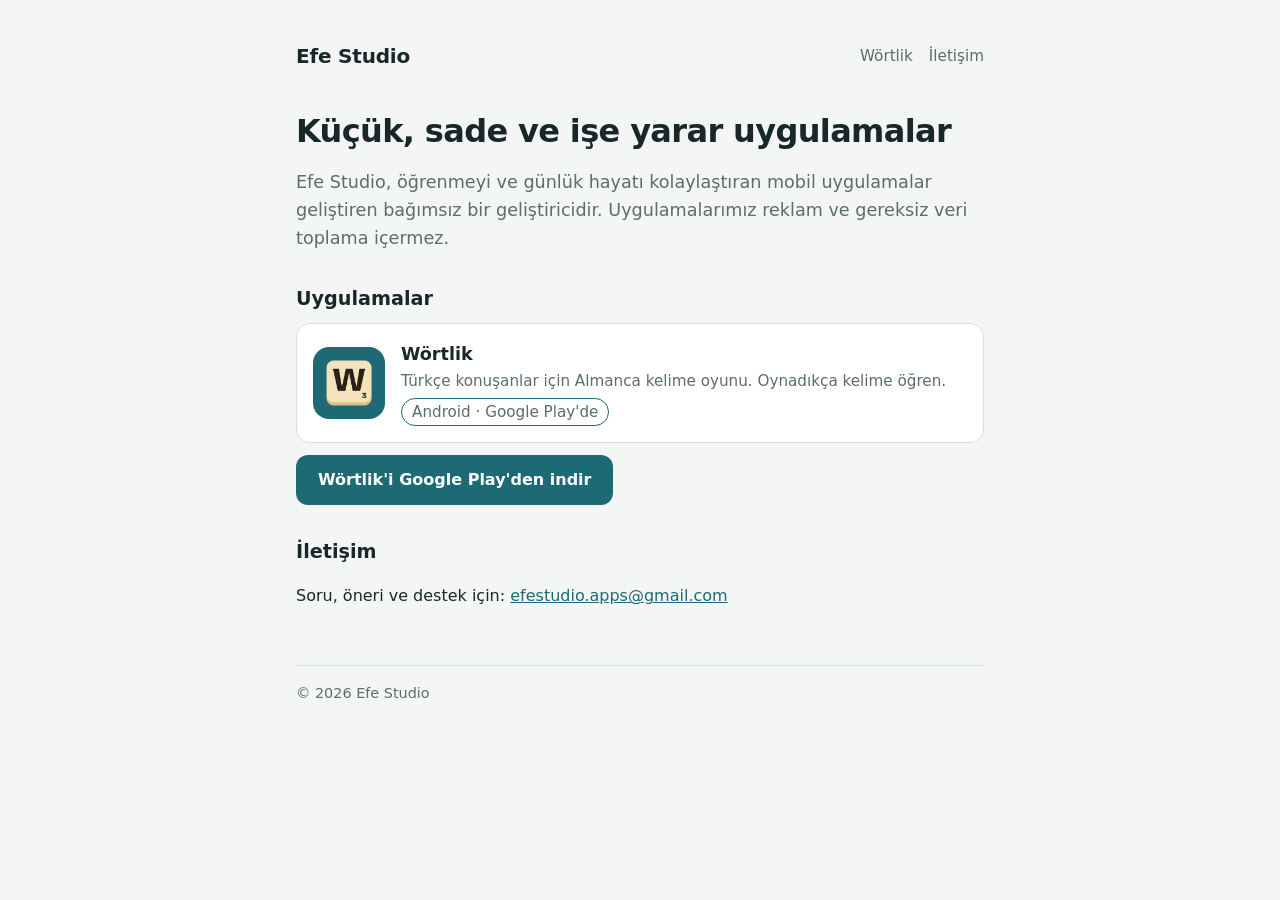
<file: index.html>
<!doctype html>
<html lang="tr">
<head>
<meta charset="utf-8">
<meta name="viewport" content="width=device-width, initial-scale=1">
<title>Efe Studio</title>
<meta name="description" content="Efe Studio – öğrenmeyi ve günlük hayatı kolaylaştıran küçük, sade uygulamalar.">
<link rel="stylesheet" href="style.css">
</head>
<body>
<div class="wrap">
<header><a class="brand" href="./">Efe Studio</a><nav><a href="woertlik/">Wörtlik</a><a href="#iletisim">İletişim</a></nav></header>
<h1>Küçük, sade ve işe yarar uygulamalar</h1>
<p class="lead">Efe Studio, öğrenmeyi ve günlük hayatı kolaylaştıran mobil uygulamalar geliştiren bağımsız bir geliştiricidir. Uygulamalarımız reklam ve gereksiz veri toplama içermez.</p>
<h2>Uygulamalar</h2>
<a class="card" href="woertlik/">
  <img src="woertlik/icon.png" alt="Wörtlik ikonu">
  <div><b>Wörtlik</b><span>Türkçe konuşanlar için Almanca kelime oyunu. Oynadıkça kelime öğren.</span><br><span class="badge">Android · Google Play'de</span></div>
</a>
<p style="margin-top:12px"><a class="btn" href="https://play.google.com/store/apps/details?id=com.efestudioapps.woertlik">Wörtlik'i Google Play'den indir</a></p>
<h2 id="iletisim">İletişim</h2>
<p>Soru, öneri ve destek için: <a href="mailto:efestudio.apps@gmail.com">efestudio.apps@gmail.com</a></p>
<footer>© 2026 Efe Studio</footer>
</div>
</body>
</html>
</file>
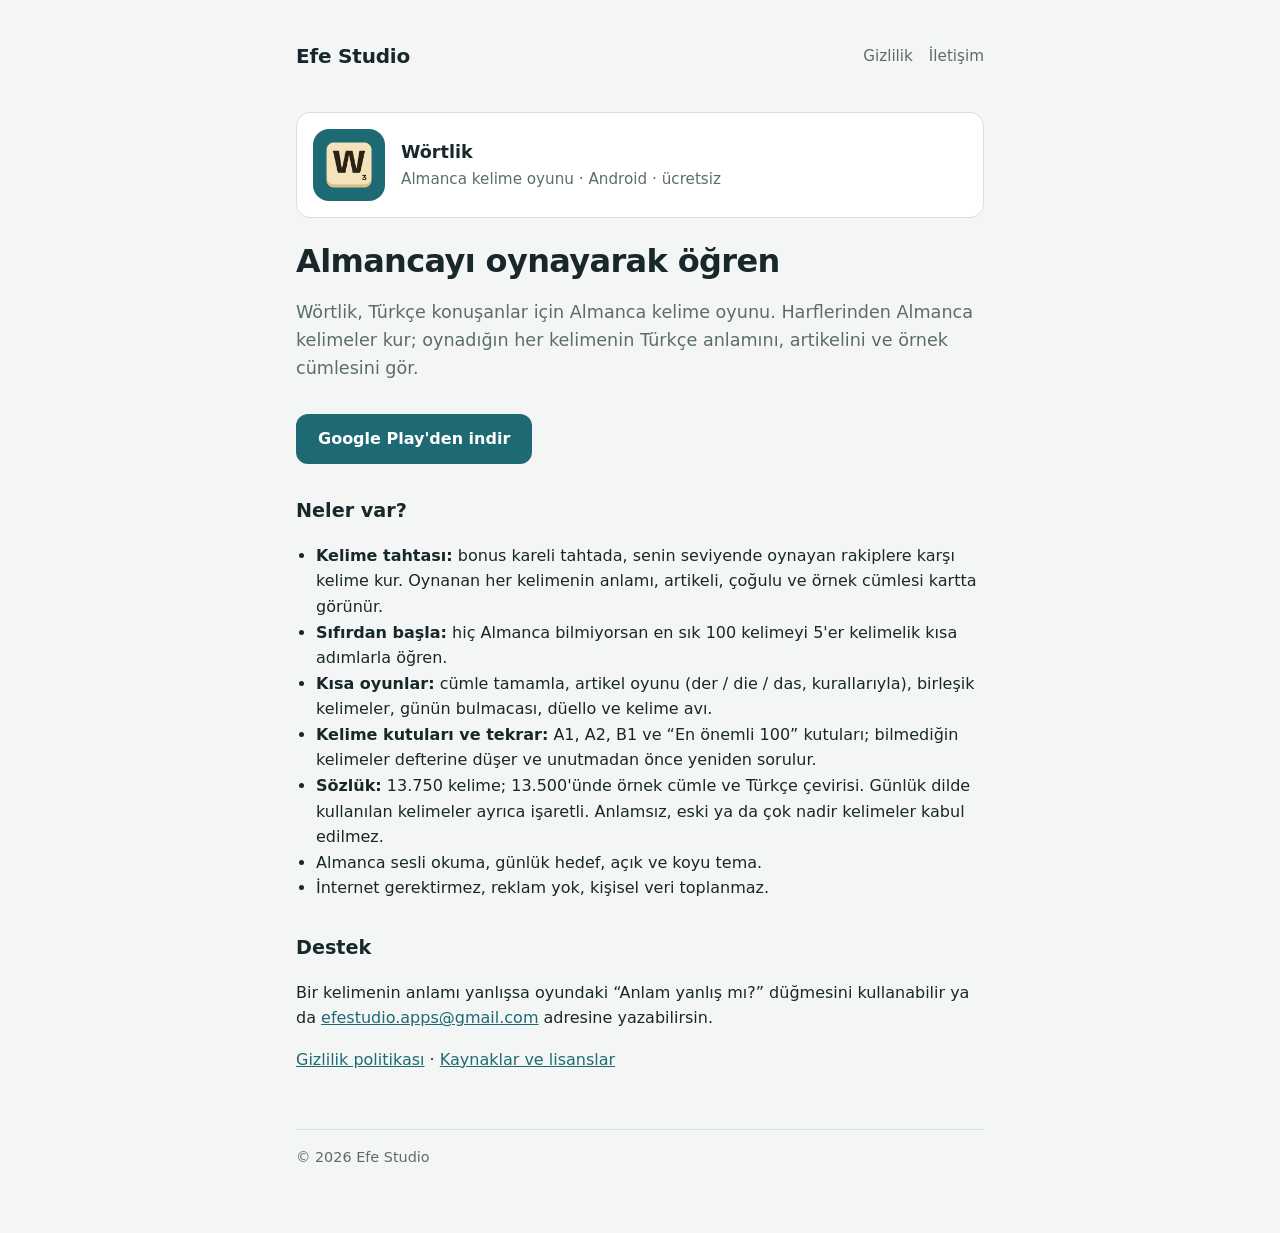
<file: woertlik/index.html>
<!doctype html>
<html lang="tr">
<head>
<meta charset="utf-8">
<meta name="viewport" content="width=device-width, initial-scale=1">
<title>Wörtlik – Almanca kelime oyunu</title>
<meta name="description" content="Wörtlik – Türkçe konuşanlar için Almanca kelime oyunu. Kelimeyi kur, Türkçesini gör. Google Play'de ücretsiz.">
<link rel="stylesheet" href="../style.css">
</head>
<body>
<div class="wrap">
<header><a class="brand" href="../">Efe Studio</a><nav><a href="gizlilik.html">Gizlilik</a><a href="../#iletisim">İletişim</a></nav></header>
<div class="card" style="margin-bottom:24px"><img src="icon.png" alt="Wörtlik ikonu"><div><b>Wörtlik</b><span>Almanca kelime oyunu · Android · ücretsiz</span></div></div>
<h1>Almancayı oynayarak öğren</h1>
<p class="lead">Wörtlik, Türkçe konuşanlar için Almanca kelime oyunu. Harflerinden Almanca kelimeler kur; oynadığın her kelimenin Türkçe anlamını, artikelini ve örnek cümlesini gör.</p>
<p><a class="btn" href="https://play.google.com/store/apps/details?id=com.efestudioapps.woertlik">Google Play'den indir</a></p>
<h2>Neler var?</h2>
<ul>
<li><b>Kelime tahtası:</b> bonus kareli tahtada, senin seviyende oynayan rakiplere karşı kelime kur. Oynanan her kelimenin anlamı, artikeli, çoğulu ve örnek cümlesi kartta görünür.</li>
<li><b>Sıfırdan başla:</b> hiç Almanca bilmiyorsan en sık 100 kelimeyi 5'er kelimelik kısa adımlarla öğren.</li>
<li><b>Kısa oyunlar:</b> cümle tamamla, artikel oyunu (der / die / das, kurallarıyla), birleşik kelimeler, günün bulmacası, düello ve kelime avı.</li>
<li><b>Kelime kutuları ve tekrar:</b> A1, A2, B1 ve “En önemli 100” kutuları; bilmediğin kelimeler defterine düşer ve unutmadan önce yeniden sorulur.</li>
<li><b>Sözlük:</b> 13.750 kelime; 13.500'ünde örnek cümle ve Türkçe çevirisi. Günlük dilde kullanılan kelimeler ayrıca işaretli. Anlamsız, eski ya da çok nadir kelimeler kabul edilmez.</li>
<li>Almanca sesli okuma, günlük hedef, açık ve koyu tema.</li>
<li>İnternet gerektirmez, reklam yok, kişisel veri toplanmaz.</li>
</ul>
<h2>Destek</h2>
<p>Bir kelimenin anlamı yanlışsa oyundaki “Anlam yanlış mı?” düğmesini kullanabilir ya da <a href="mailto:efestudio.apps@gmail.com">efestudio.apps@gmail.com</a> adresine yazabilirsin.</p>
<p><a href="gizlilik.html">Gizlilik politikası</a> · <a href="kaynaklar.html">Kaynaklar ve lisanslar</a></p>
<footer>© 2026 Efe Studio</footer>
</div>
</body>
</html>
</file>
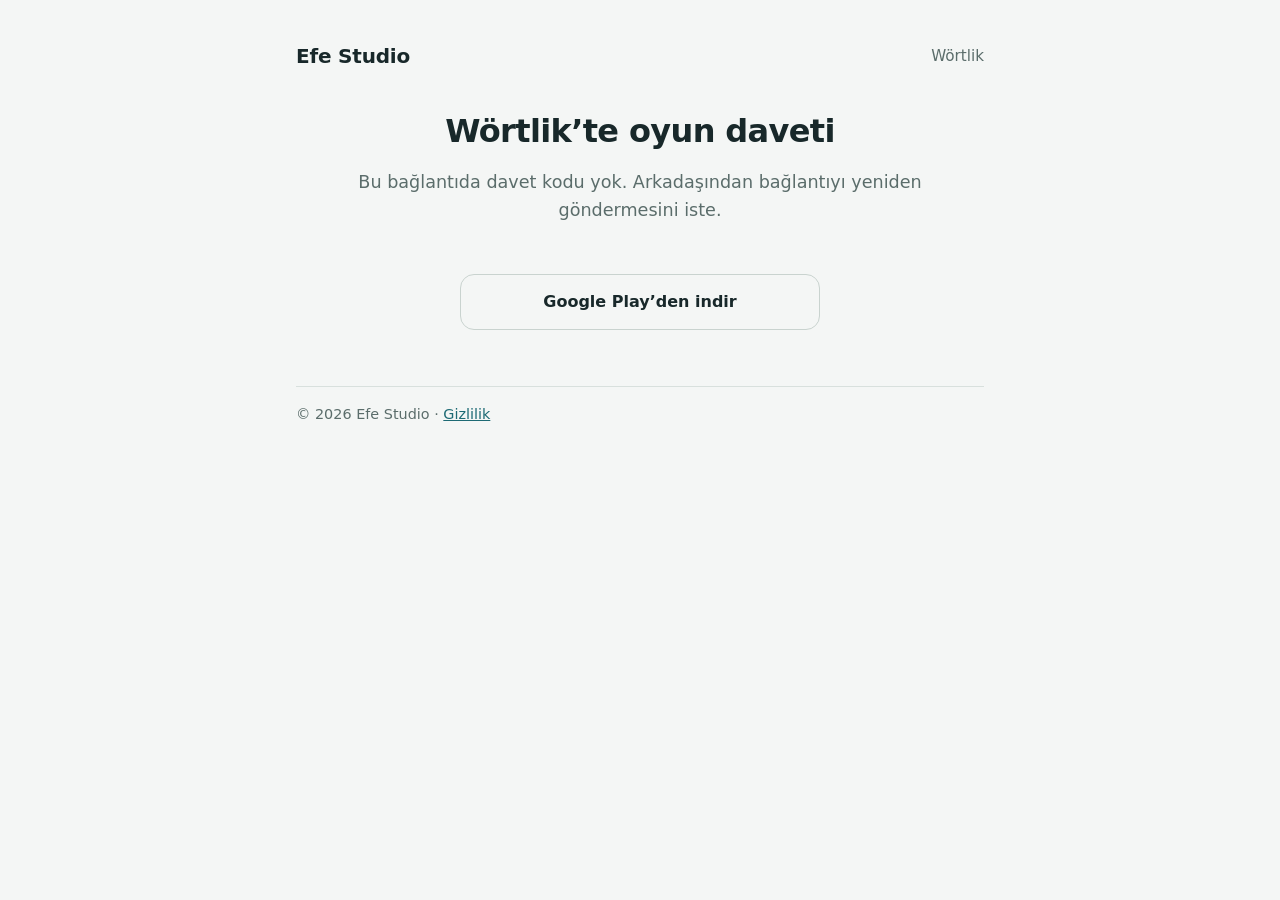
<file: woertlik/d/index.html>
<!doctype html>
<html lang="tr">
<head>
<meta charset="utf-8">
<meta name="viewport" content="width=device-width, initial-scale=1">
<title>Wörtlik daveti</title>
<meta name="robots" content="noindex">
<link rel="stylesheet" href="../../style.css">
<style>
.code { display: flex; gap: 8px; justify-content: center; margin: 18px 0 8px; }
.code span { display: grid; place-items: center; width: 48px; height: 56px; border-radius: 10px; background: #f6e3b4; color: #3a2a10; border-bottom: 3px solid #d9b76a; font: 800 1.7rem system-ui, sans-serif; }
.btns { display: grid; gap: 10px; max-width: 360px; margin: 18px auto; }
.btns a { display: block; text-align: center; padding: 14px; border-radius: 14px; font-weight: 700; text-decoration: none; border: 1px solid #c9d3cf; color: inherit; }
.btns a.pri { background: #157a83; border-color: #157a83; color: #fff; }
.center { text-align: center; }
</style>
</head>
<body>
<div class="wrap">
<header><a class="brand" href="../../">Efe Studio</a><nav><a href="../">Wörtlik</a></nav></header>
<h1 class="center">Wörtlik’te oyun daveti</h1>
<p class="lead center" id="lead">Bir arkadaşın seni Almanca kelime oyununa çağırıyor.</p>
<div class="code" id="code" aria-label="Davet kodu"></div>
<div class="btns">
  <a class="pri" id="open" href="#">Uygulamada aç</a>
  <a id="play" href="https://play.google.com/store/apps/details?id=com.efestudioapps.woertlik">Google Play’den indir</a>
</div>
<p class="center" id="how">Uygulamayı kurduktan sonra <b>Arkadaşla oyna</b> → <b>Kodun var mı?</b> alanına bu kodu yaz.</p>
<footer>© 2026 Efe Studio · <a href="../gizlilik.html">Gizlilik</a></footer>
</div>
<script>
(function () {
  var m = /[?&#]k=([0-9A-Za-z]{5})/.exec(location.search + location.hash);
  var k = m ? m[1].toUpperCase() : '';
  var box = document.getElementById('code');
  if (!k) { document.getElementById('lead').textContent = 'Bu bağlantıda davet kodu yok. Arkadaşından bağlantıyı yeniden göndermesini iste.'; document.getElementById('open').style.display = 'none'; document.getElementById('how').style.display = 'none'; return; }
  k.split('').forEach(function (c) { var s = document.createElement('span'); s.textContent = c; box.appendChild(s); });
  var play = 'https://play.google.com/store/apps/details?id=com.efestudioapps.woertlik';
  // Android: uygulama kuruluysa açar, değilse Google Play'e gider
  document.getElementById('open').href = 'intent://d/' + k + '#Intent;scheme=woertlik;package=com.efestudioapps.woertlik;S.browser_fallback_url=' + encodeURIComponent(play) + ';end';
})();
</script>
</body>
</html>
</file>
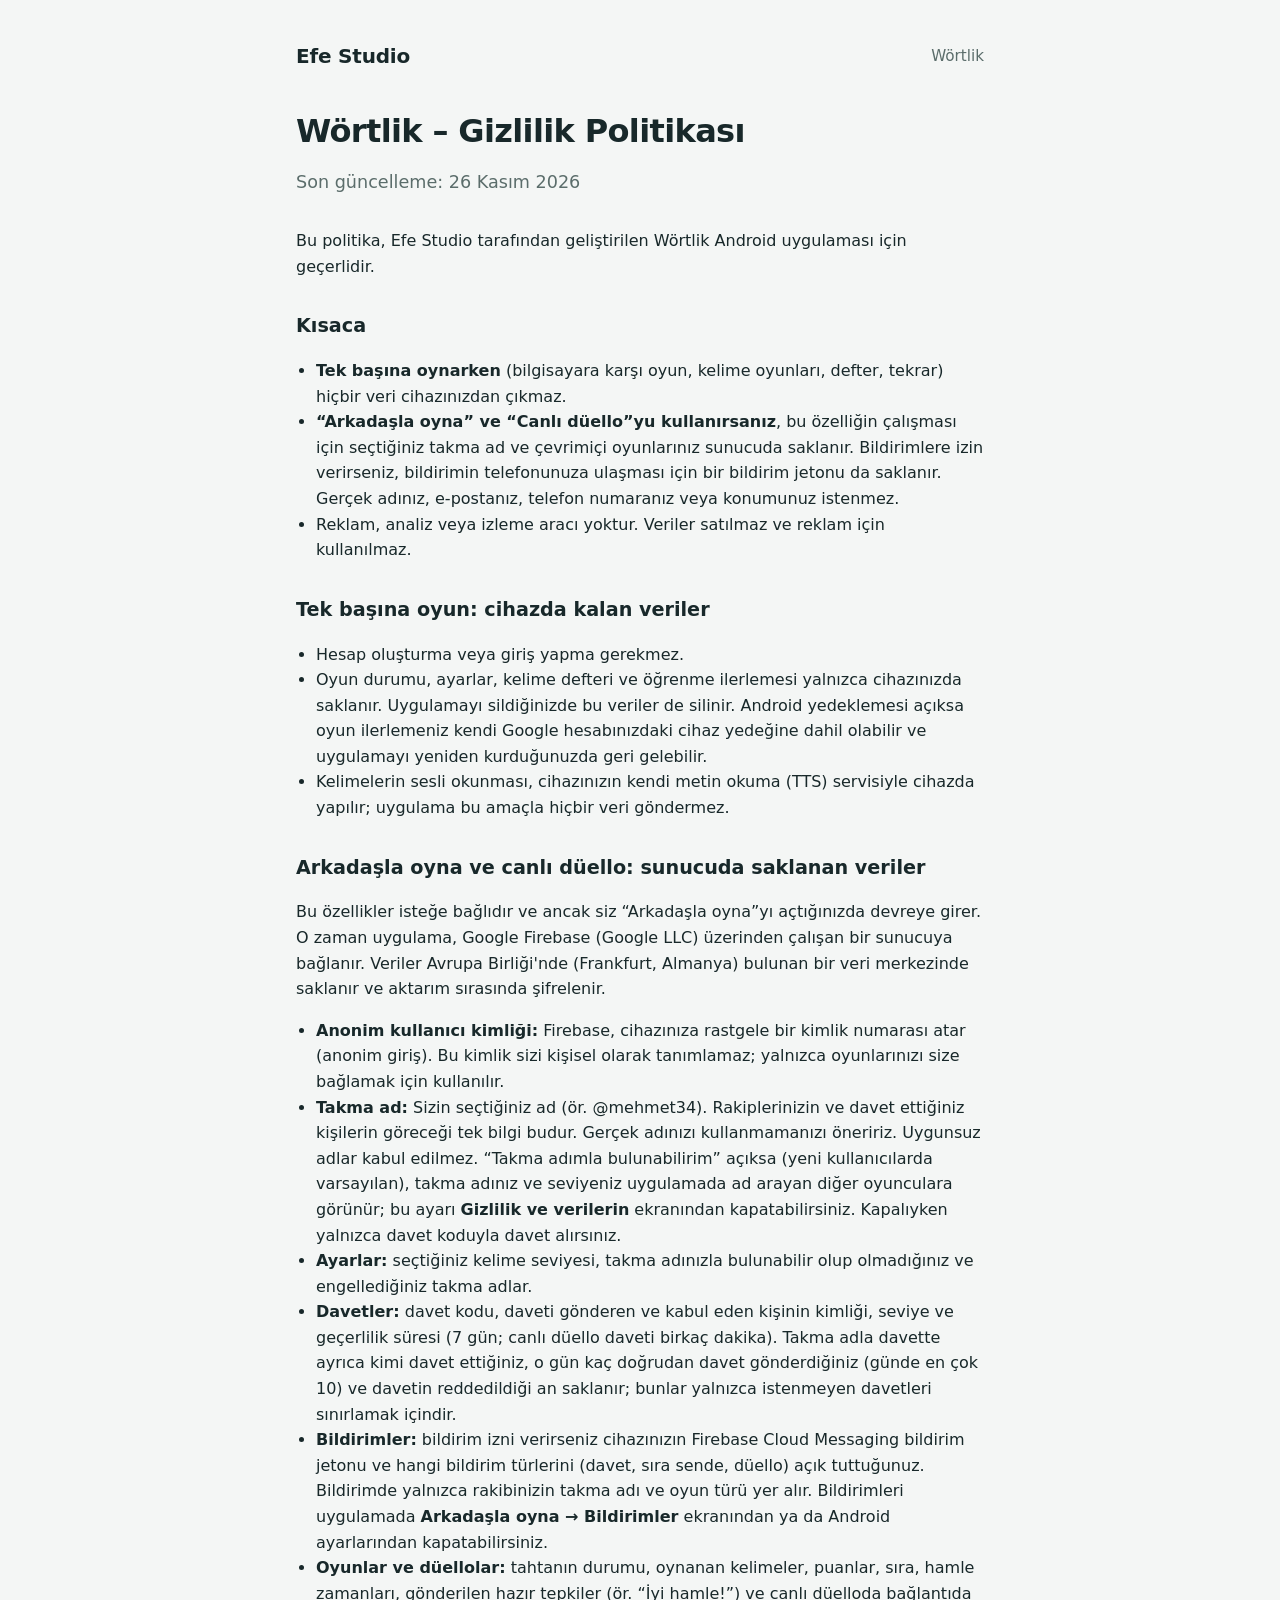
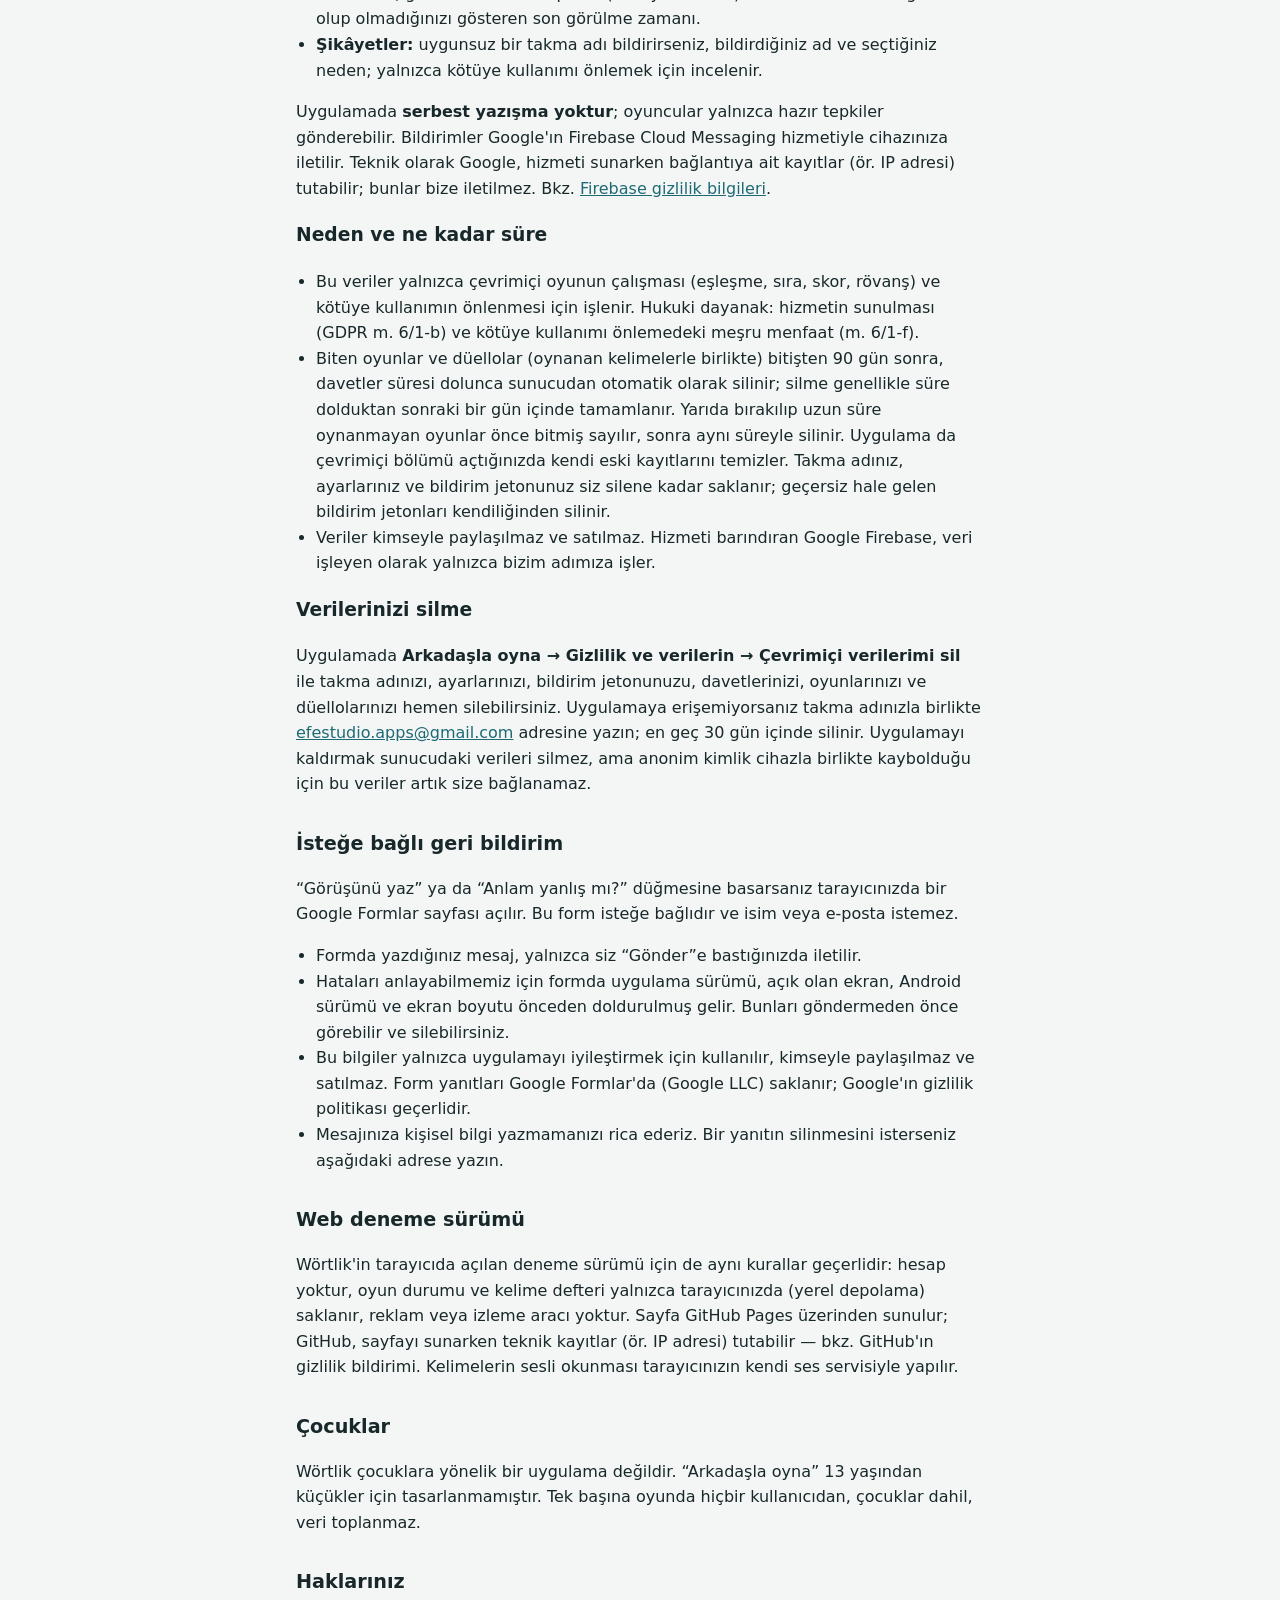
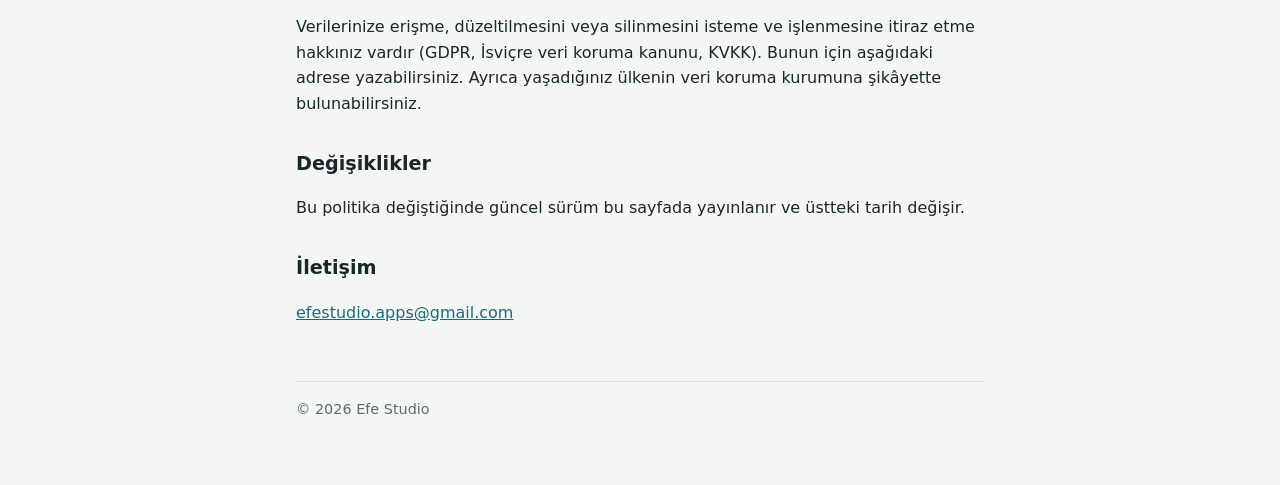
<file: woertlik/gizlilik.html>
<!doctype html>
<html lang="tr">
<head>
<meta charset="utf-8">
<meta name="viewport" content="width=device-width, initial-scale=1">
<title>Wörtlik Gizlilik Politikası</title>
<link rel="stylesheet" href="../style.css">
</head>
<body>
<div class="wrap">
<header><a class="brand" href="../">Efe Studio</a><nav><a href="./">Wörtlik</a></nav></header>
<h1>Wörtlik – Gizlilik Politikası</h1>
<p class="lead">Son güncelleme: 26 Kasım 2026</p>
<p>Bu politika, Efe Studio tarafından geliştirilen Wörtlik Android uygulaması için geçerlidir.</p>
<h2>Kısaca</h2>
<ul>
<li><b>Tek başına oynarken</b> (bilgisayara karşı oyun, kelime oyunları, defter, tekrar) hiçbir veri cihazınızdan çıkmaz.</li>
<li><b>“Arkadaşla oyna” ve “Canlı düello”yu kullanırsanız</b>, bu özelliğin çalışması için seçtiğiniz takma ad ve çevrimiçi oyunlarınız sunucuda saklanır. Bildirimlere izin verirseniz, bildirimin telefonunuza ulaşması için bir bildirim jetonu da saklanır. Gerçek adınız, e-postanız, telefon numaranız veya konumunuz istenmez.</li>
<li>Reklam, analiz veya izleme aracı yoktur. Veriler satılmaz ve reklam için kullanılmaz.</li>
</ul>
<h2>Tek başına oyun: cihazda kalan veriler</h2>
<ul>
<li>Hesap oluşturma veya giriş yapma gerekmez.</li>
<li>Oyun durumu, ayarlar, kelime defteri ve öğrenme ilerlemesi yalnızca cihazınızda saklanır. Uygulamayı sildiğinizde bu veriler de silinir. Android yedeklemesi açıksa oyun ilerlemeniz kendi Google hesabınızdaki cihaz yedeğine dahil olabilir ve uygulamayı yeniden kurduğunuzda geri gelebilir.</li>
<li>Kelimelerin sesli okunması, cihazınızın kendi metin okuma (TTS) servisiyle cihazda yapılır; uygulama bu amaçla hiçbir veri göndermez.</li>
</ul>
<h2>Arkadaşla oyna ve canlı düello: sunucuda saklanan veriler</h2>
<p>Bu özellikler isteğe bağlıdır ve ancak siz “Arkadaşla oyna”yı açtığınızda devreye girer. O zaman uygulama, Google Firebase (Google LLC) üzerinden çalışan bir sunucuya bağlanır. Veriler Avrupa Birliği'nde (Frankfurt, Almanya) bulunan bir veri merkezinde saklanır ve aktarım sırasında şifrelenir.</p>
<ul>
<li><b>Anonim kullanıcı kimliği:</b> Firebase, cihazınıza rastgele bir kimlik numarası atar (anonim giriş). Bu kimlik sizi kişisel olarak tanımlamaz; yalnızca oyunlarınızı size bağlamak için kullanılır.</li>
<li><b>Takma ad:</b> Sizin seçtiğiniz ad (ör. @mehmet34). Rakiplerinizin ve davet ettiğiniz kişilerin göreceği tek bilgi budur. Gerçek adınızı kullanmamanızı öneririz. Uygunsuz adlar kabul edilmez. “Takma adımla bulunabilirim” açıksa (yeni kullanıcılarda varsayılan), takma adınız ve seviyeniz uygulamada ad arayan diğer oyunculara görünür; bu ayarı <b>Gizlilik ve verilerin</b> ekranından kapatabilirsiniz. Kapalıyken yalnızca davet koduyla davet alırsınız.</li>
<li><b>Ayarlar:</b> seçtiğiniz kelime seviyesi, takma adınızla bulunabilir olup olmadığınız ve engellediğiniz takma adlar.</li>
<li><b>Davetler:</b> davet kodu, daveti gönderen ve kabul eden kişinin kimliği, seviye ve geçerlilik süresi (7 gün; canlı düello daveti birkaç dakika). Takma adla davette ayrıca kimi davet ettiğiniz, o gün kaç doğrudan davet gönderdiğiniz (günde en çok 10) ve davetin reddedildiği an saklanır; bunlar yalnızca istenmeyen davetleri sınırlamak içindir.</li>
<li><b>Bildirimler:</b> bildirim izni verirseniz cihazınızın Firebase Cloud Messaging bildirim jetonu ve hangi bildirim türlerini (davet, sıra sende, düello) açık tuttuğunuz. Bildirimde yalnızca rakibinizin takma adı ve oyun türü yer alır. Bildirimleri uygulamada <b>Arkadaşla oyna → Bildirimler</b> ekranından ya da Android ayarlarından kapatabilirsiniz.</li>
<li><b>Oyunlar ve düellolar:</b> tahtanın durumu, oynanan kelimeler, puanlar, sıra, hamle zamanları, gönderilen hazır tepkiler (ör. “İyi hamle!”) ve canlı düelloda bağlantıda olup olmadığınızı gösteren son görülme zamanı.</li>
<li><b>Şikâyetler:</b> uygunsuz bir takma adı bildirirseniz, bildirdiğiniz ad ve seçtiğiniz neden; yalnızca kötüye kullanımı önlemek için incelenir.</li>
</ul>
<p>Uygulamada <b>serbest yazışma yoktur</b>; oyuncular yalnızca hazır tepkiler gönderebilir. Bildirimler Google'ın Firebase Cloud Messaging hizmetiyle cihazınıza iletilir. Teknik olarak Google, hizmeti sunarken bağlantıya ait kayıtlar (ör. IP adresi) tutabilir; bunlar bize iletilmez. Bkz. <a href="https://firebase.google.com/support/privacy">Firebase gizlilik bilgileri</a>.</p>
<h3>Neden ve ne kadar süre</h3>
<ul>
<li>Bu veriler yalnızca çevrimiçi oyunun çalışması (eşleşme, sıra, skor, rövanş) ve kötüye kullanımın önlenmesi için işlenir. Hukuki dayanak: hizmetin sunulması (GDPR m. 6/1-b) ve kötüye kullanımı önlemedeki meşru menfaat (m. 6/1-f).</li>
<li>Biten oyunlar ve düellolar (oynanan kelimelerle birlikte) bitişten 90 gün sonra, davetler süresi dolunca sunucudan otomatik olarak silinir; silme genellikle süre dolduktan sonraki bir gün içinde tamamlanır. Yarıda bırakılıp uzun süre oynanmayan oyunlar önce bitmiş sayılır, sonra aynı süreyle silinir. Uygulama da çevrimiçi bölümü açtığınızda kendi eski kayıtlarını temizler. Takma adınız, ayarlarınız ve bildirim jetonunuz siz silene kadar saklanır; geçersiz hale gelen bildirim jetonları kendiliğinden silinir.</li>
<li>Veriler kimseyle paylaşılmaz ve satılmaz. Hizmeti barındıran Google Firebase, veri işleyen olarak yalnızca bizim adımıza işler.</li>
</ul>
<h3>Verilerinizi silme</h3>
<p>Uygulamada <b>Arkadaşla oyna → Gizlilik ve verilerin → Çevrimiçi verilerimi sil</b> ile takma adınızı, ayarlarınızı, bildirim jetonunuzu, davetlerinizi, oyunlarınızı ve düellolarınızı hemen silebilirsiniz. Uygulamaya erişemiyorsanız takma adınızla birlikte <a href="mailto:efestudio.apps@gmail.com?subject=W%C3%B6rtlik%20veri%20silme">efestudio.apps@gmail.com</a> adresine yazın; en geç 30 gün içinde silinir. Uygulamayı kaldırmak sunucudaki verileri silmez, ama anonim kimlik cihazla birlikte kaybolduğu için bu veriler artık size bağlanamaz.</p>
<h2>İsteğe bağlı geri bildirim</h2>
<p>“Görüşünü yaz” ya da “Anlam yanlış mı?” düğmesine basarsanız tarayıcınızda bir Google Formlar sayfası açılır. Bu form isteğe bağlıdır ve isim veya e-posta istemez.</p>
<ul>
<li>Formda yazdığınız mesaj, yalnızca siz “Gönder”e bastığınızda iletilir.</li>
<li>Hataları anlayabilmemiz için formda uygulama sürümü, açık olan ekran, Android sürümü ve ekran boyutu önceden doldurulmuş gelir. Bunları göndermeden önce görebilir ve silebilirsiniz.</li>
<li>Bu bilgiler yalnızca uygulamayı iyileştirmek için kullanılır, kimseyle paylaşılmaz ve satılmaz. Form yanıtları Google Formlar'da (Google LLC) saklanır; Google'ın gizlilik politikası geçerlidir.</li>
<li>Mesajınıza kişisel bilgi yazmamanızı rica ederiz. Bir yanıtın silinmesini isterseniz aşağıdaki adrese yazın.</li>
</ul>
<h2>Web deneme sürümü</h2>
<p>Wörtlik'in tarayıcıda açılan deneme sürümü için de aynı kurallar geçerlidir: hesap yoktur, oyun durumu ve kelime defteri yalnızca tarayıcınızda (yerel depolama) saklanır, reklam veya izleme aracı yoktur. Sayfa GitHub Pages üzerinden sunulur; GitHub, sayfayı sunarken teknik kayıtlar (ör. IP adresi) tutabilir — bkz. GitHub'ın gizlilik bildirimi. Kelimelerin sesli okunması tarayıcınızın kendi ses servisiyle yapılır.</p>
<h2>Çocuklar</h2>
<p>Wörtlik çocuklara yönelik bir uygulama değildir. “Arkadaşla oyna” 13 yaşından küçükler için tasarlanmamıştır. Tek başına oyunda hiçbir kullanıcıdan, çocuklar dahil, veri toplanmaz.</p>
<h2>Haklarınız</h2>
<p>Verilerinize erişme, düzeltilmesini veya silinmesini isteme ve işlenmesine itiraz etme hakkınız vardır (GDPR, İsviçre veri koruma kanunu, KVKK). Bunun için aşağıdaki adrese yazabilirsiniz. Ayrıca yaşadığınız ülkenin veri koruma kurumuna şikâyette bulunabilirsiniz.</p>
<h2>Değişiklikler</h2>
<p>Bu politika değiştiğinde güncel sürüm bu sayfada yayınlanır ve üstteki tarih değişir.</p>
<h2>İletişim</h2>
<p><a href="mailto:efestudio.apps@gmail.com">efestudio.apps@gmail.com</a></p>
<footer>© 2026 Efe Studio</footer>
</div>
</body>
</html>
</file>
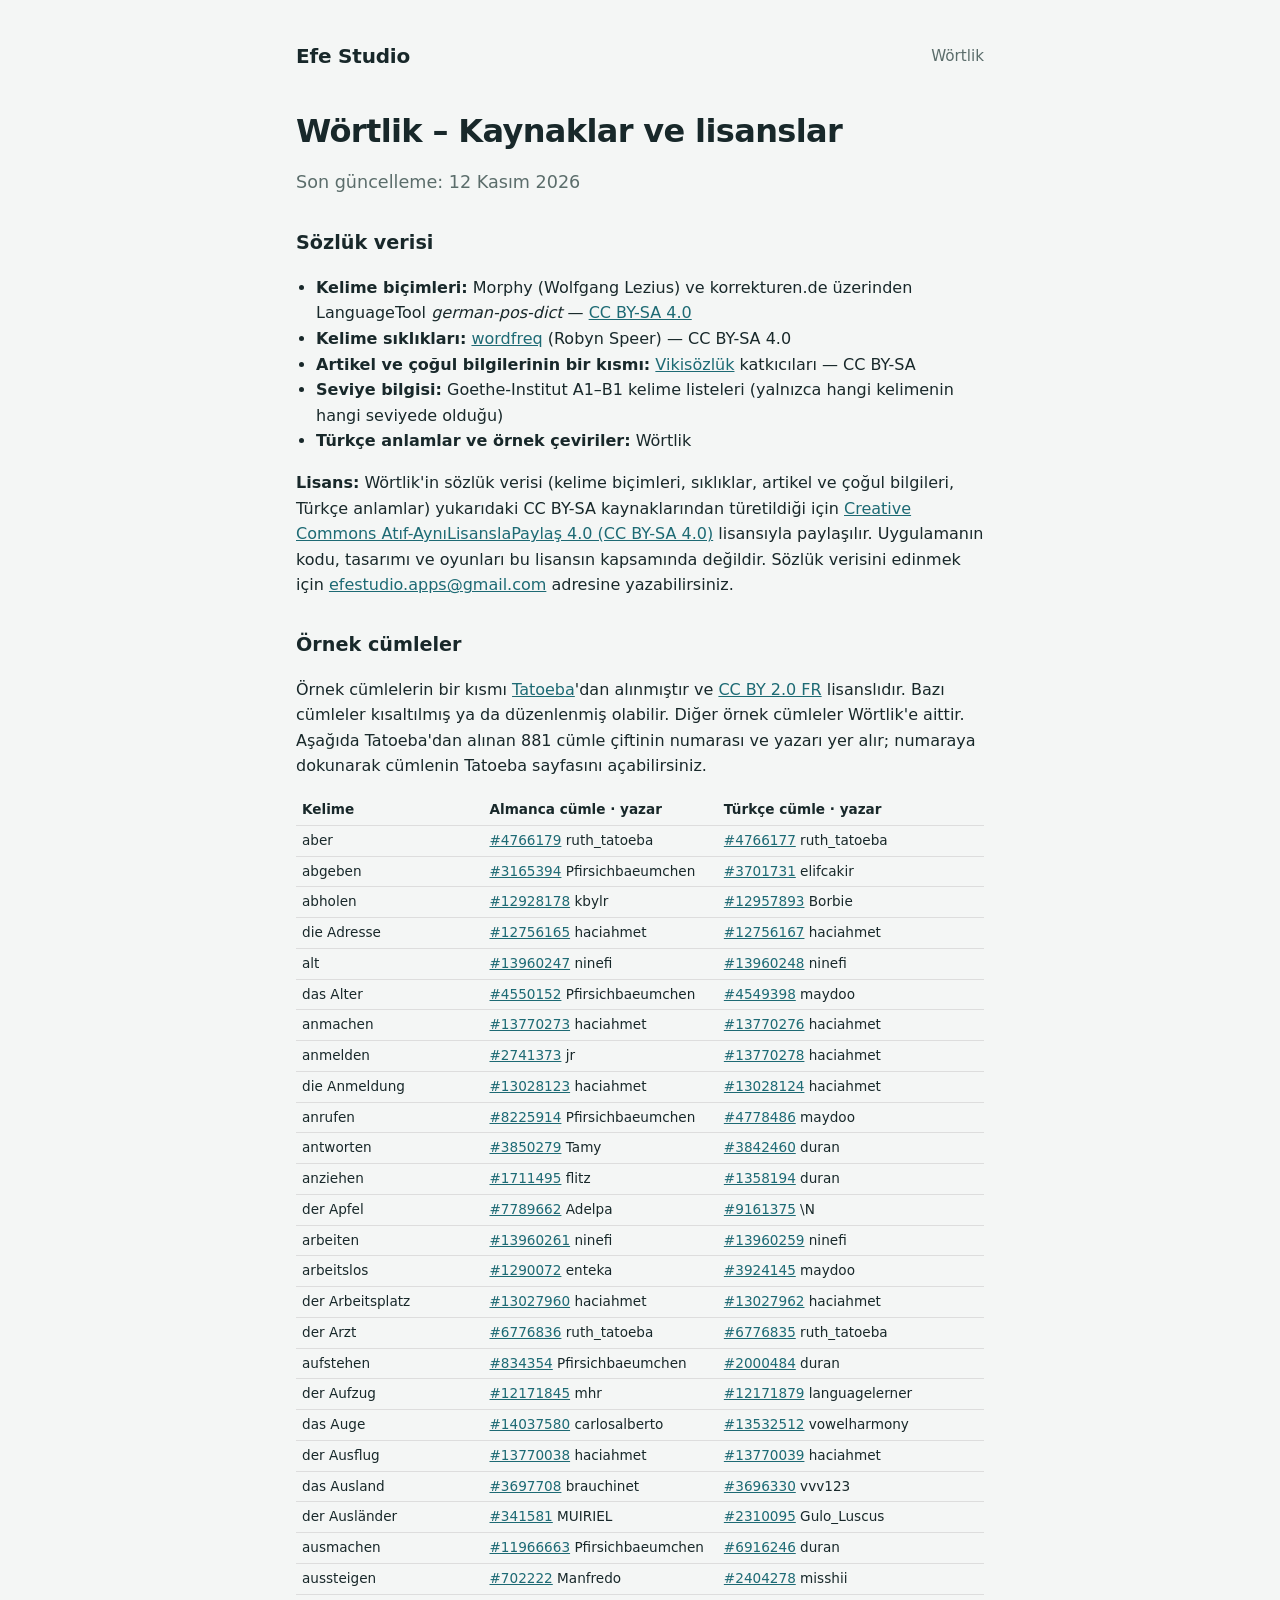
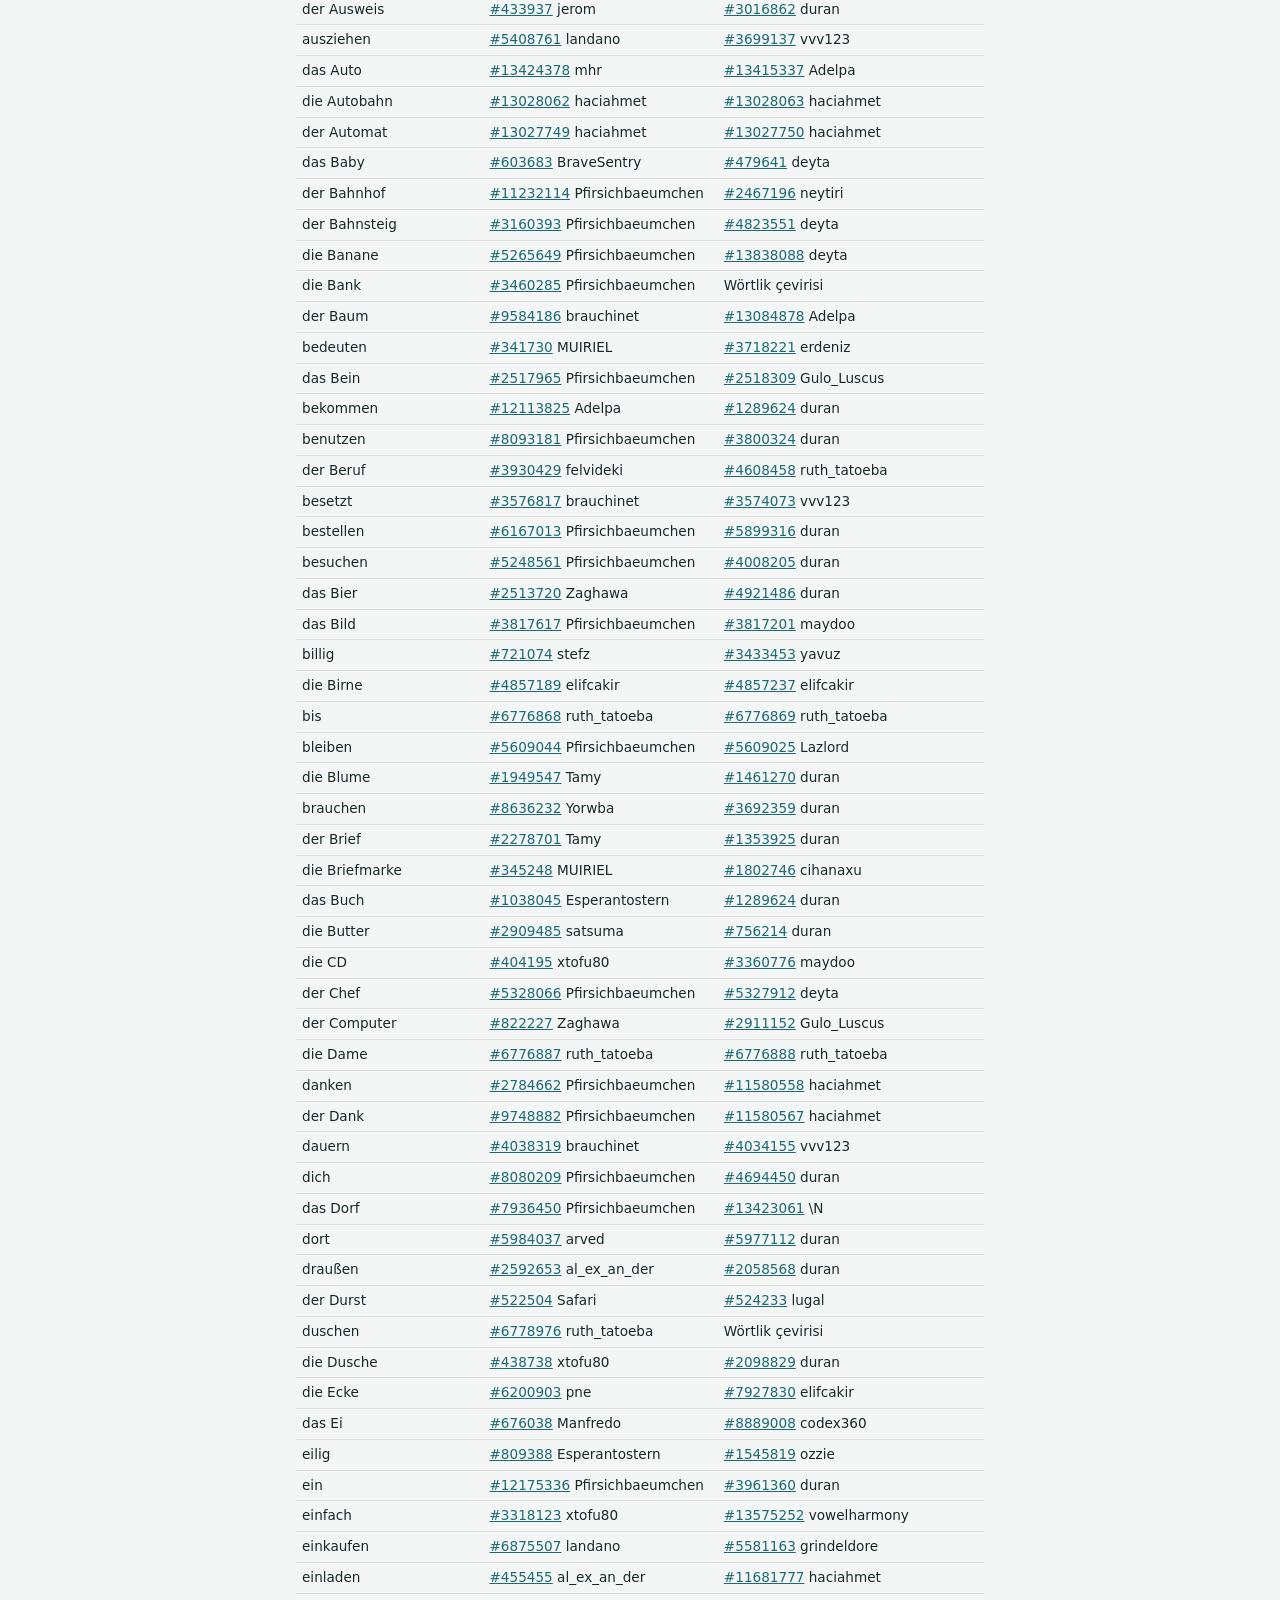
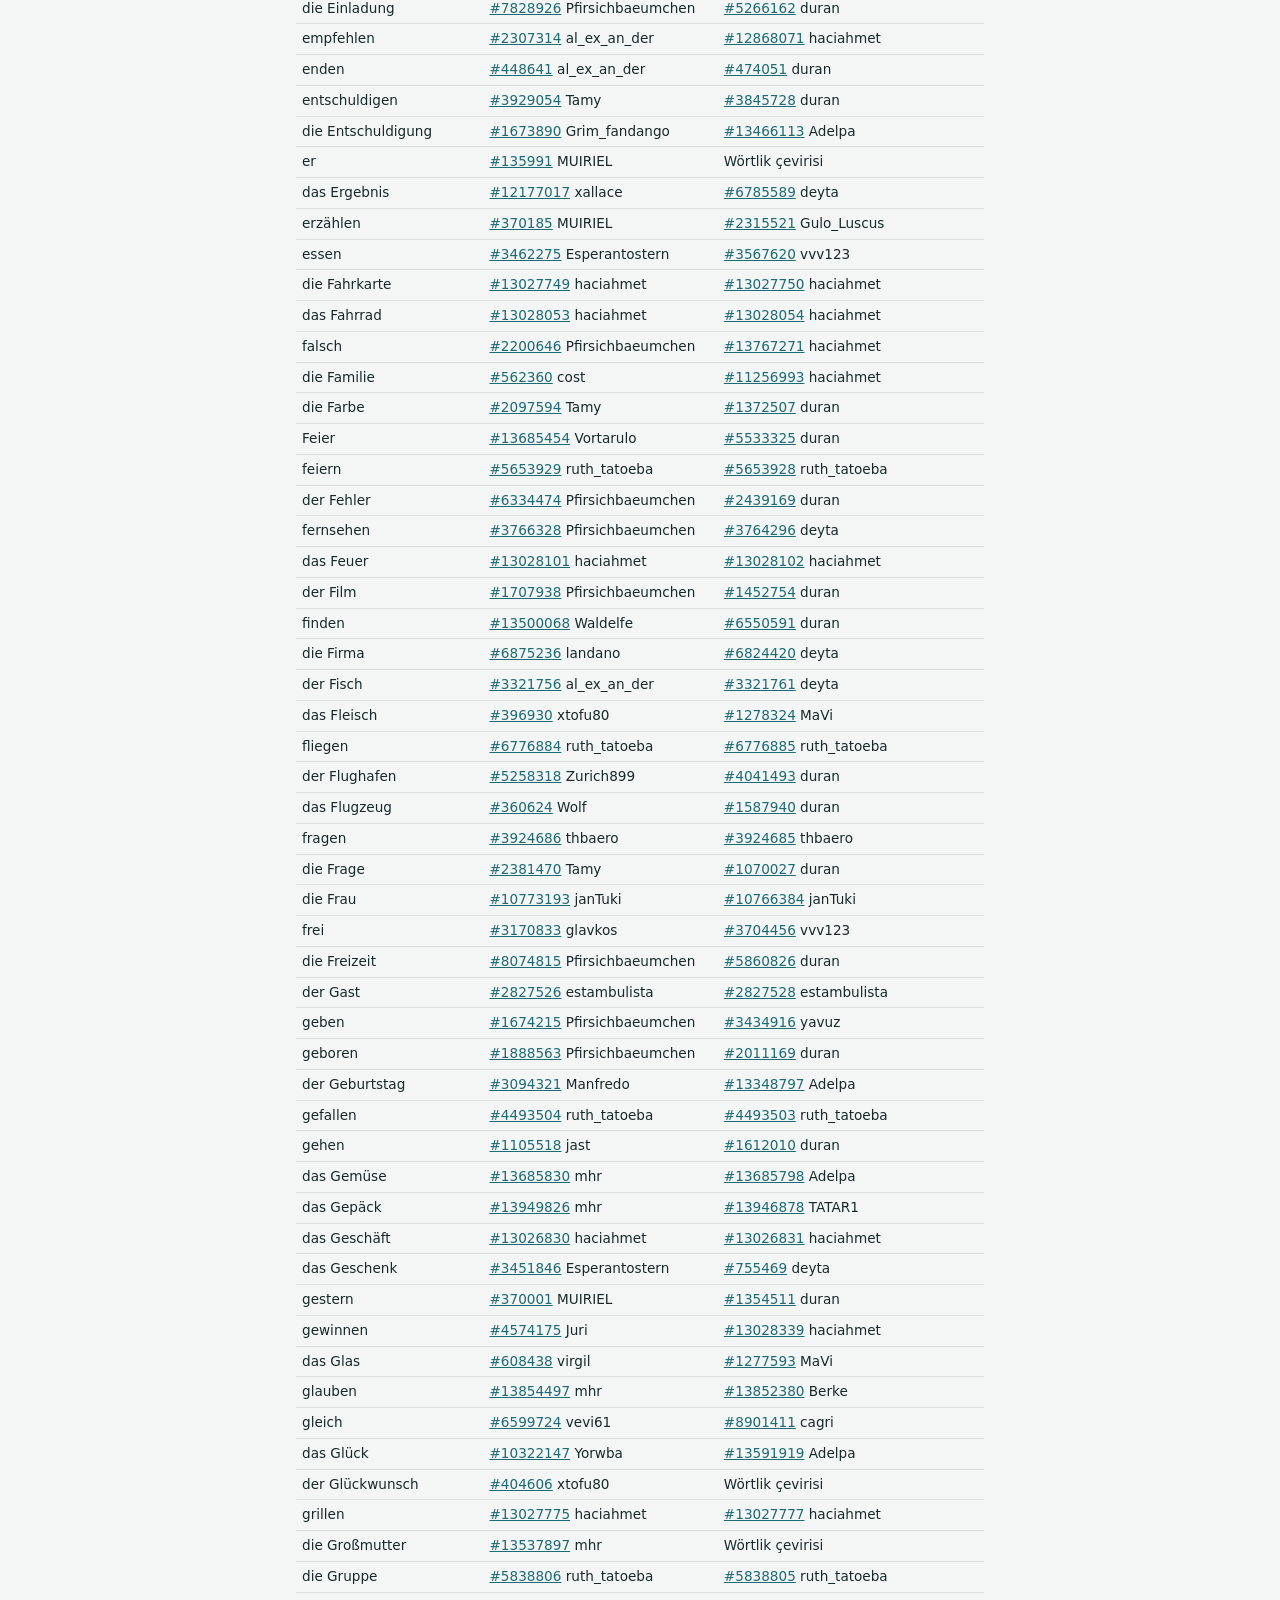
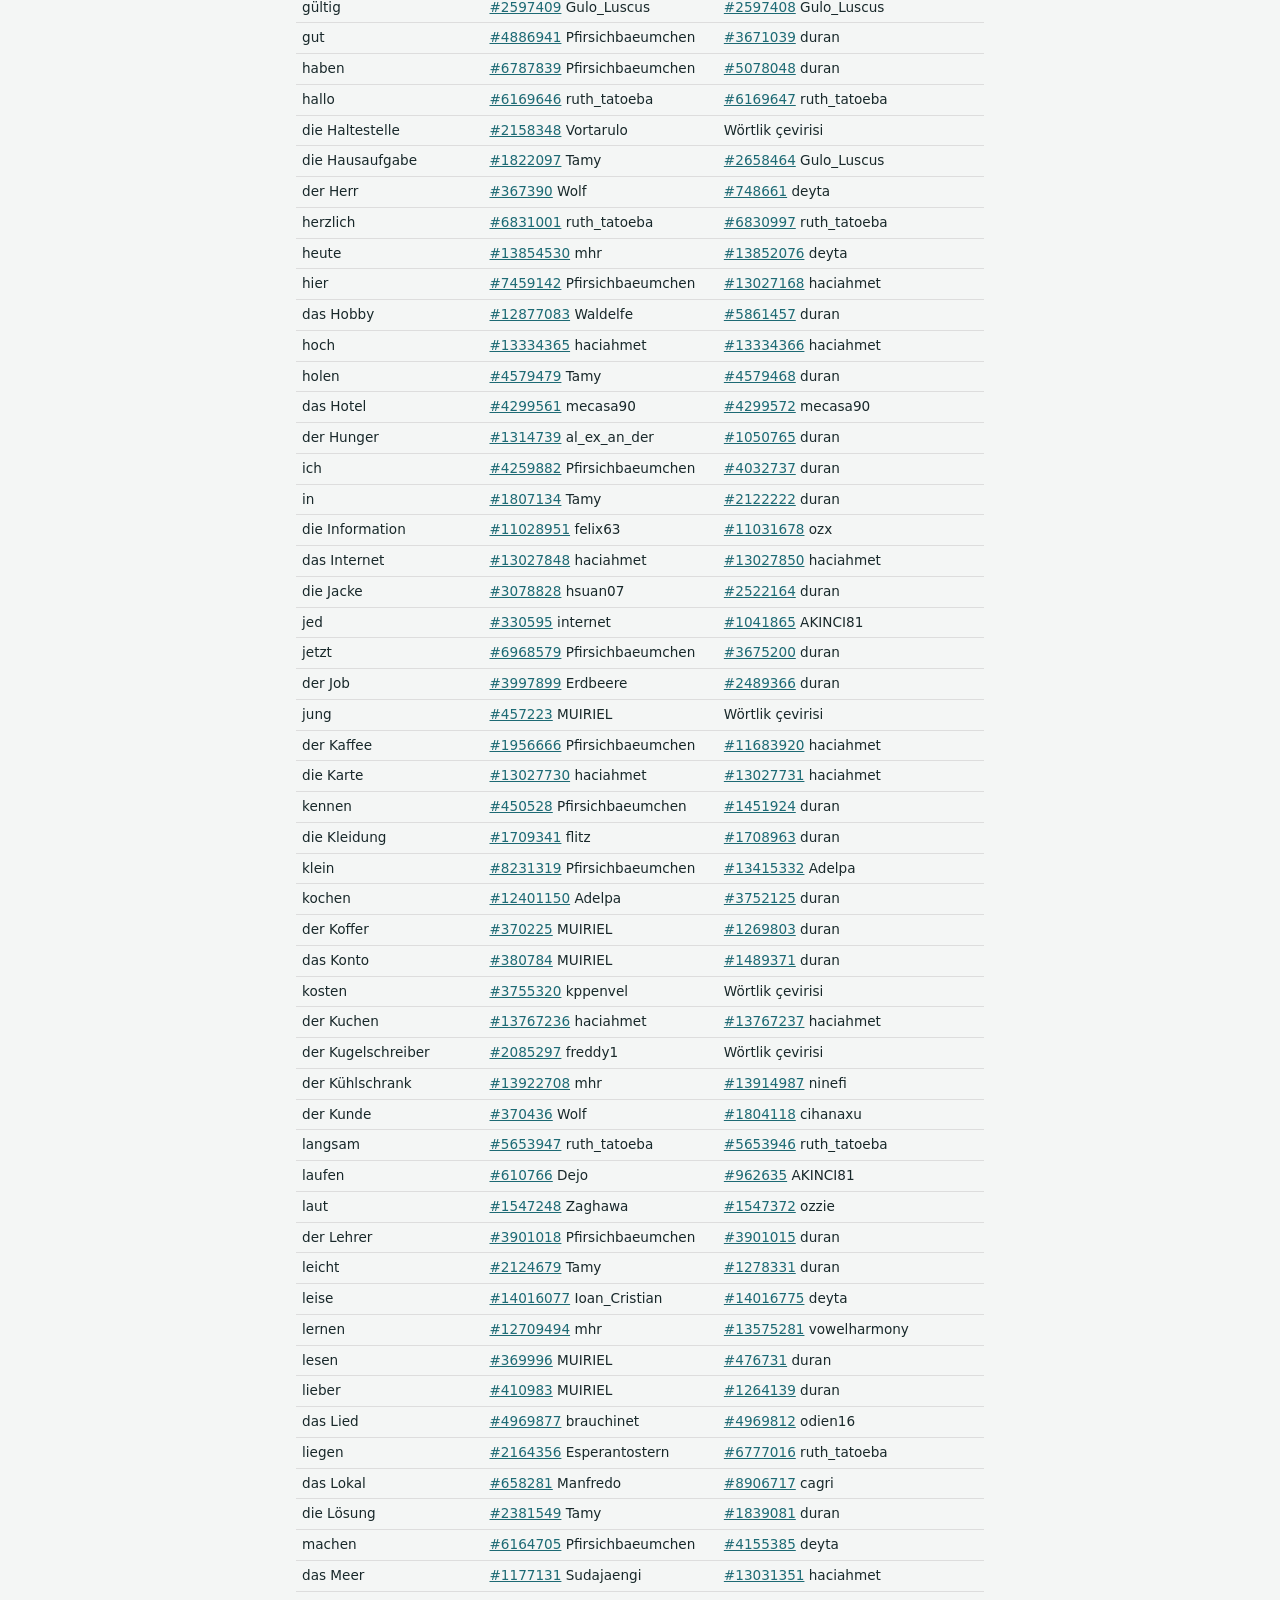
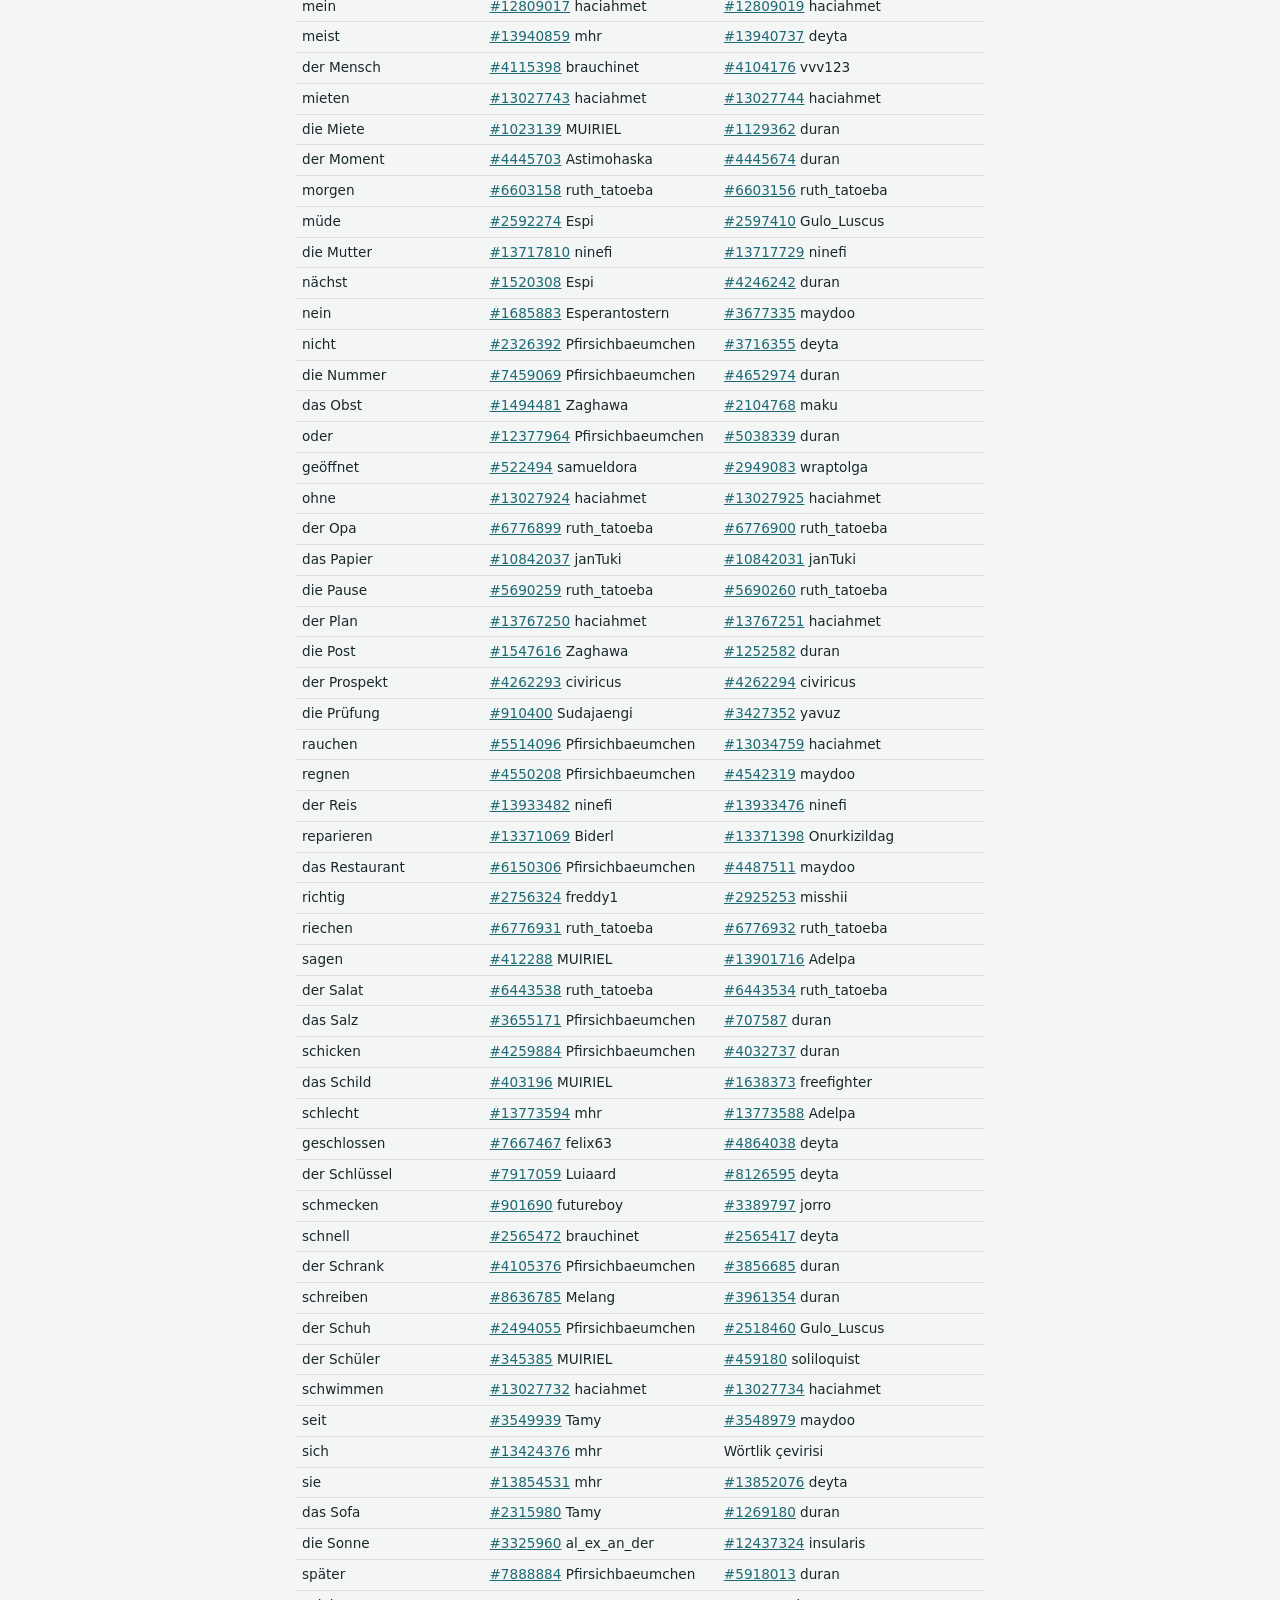
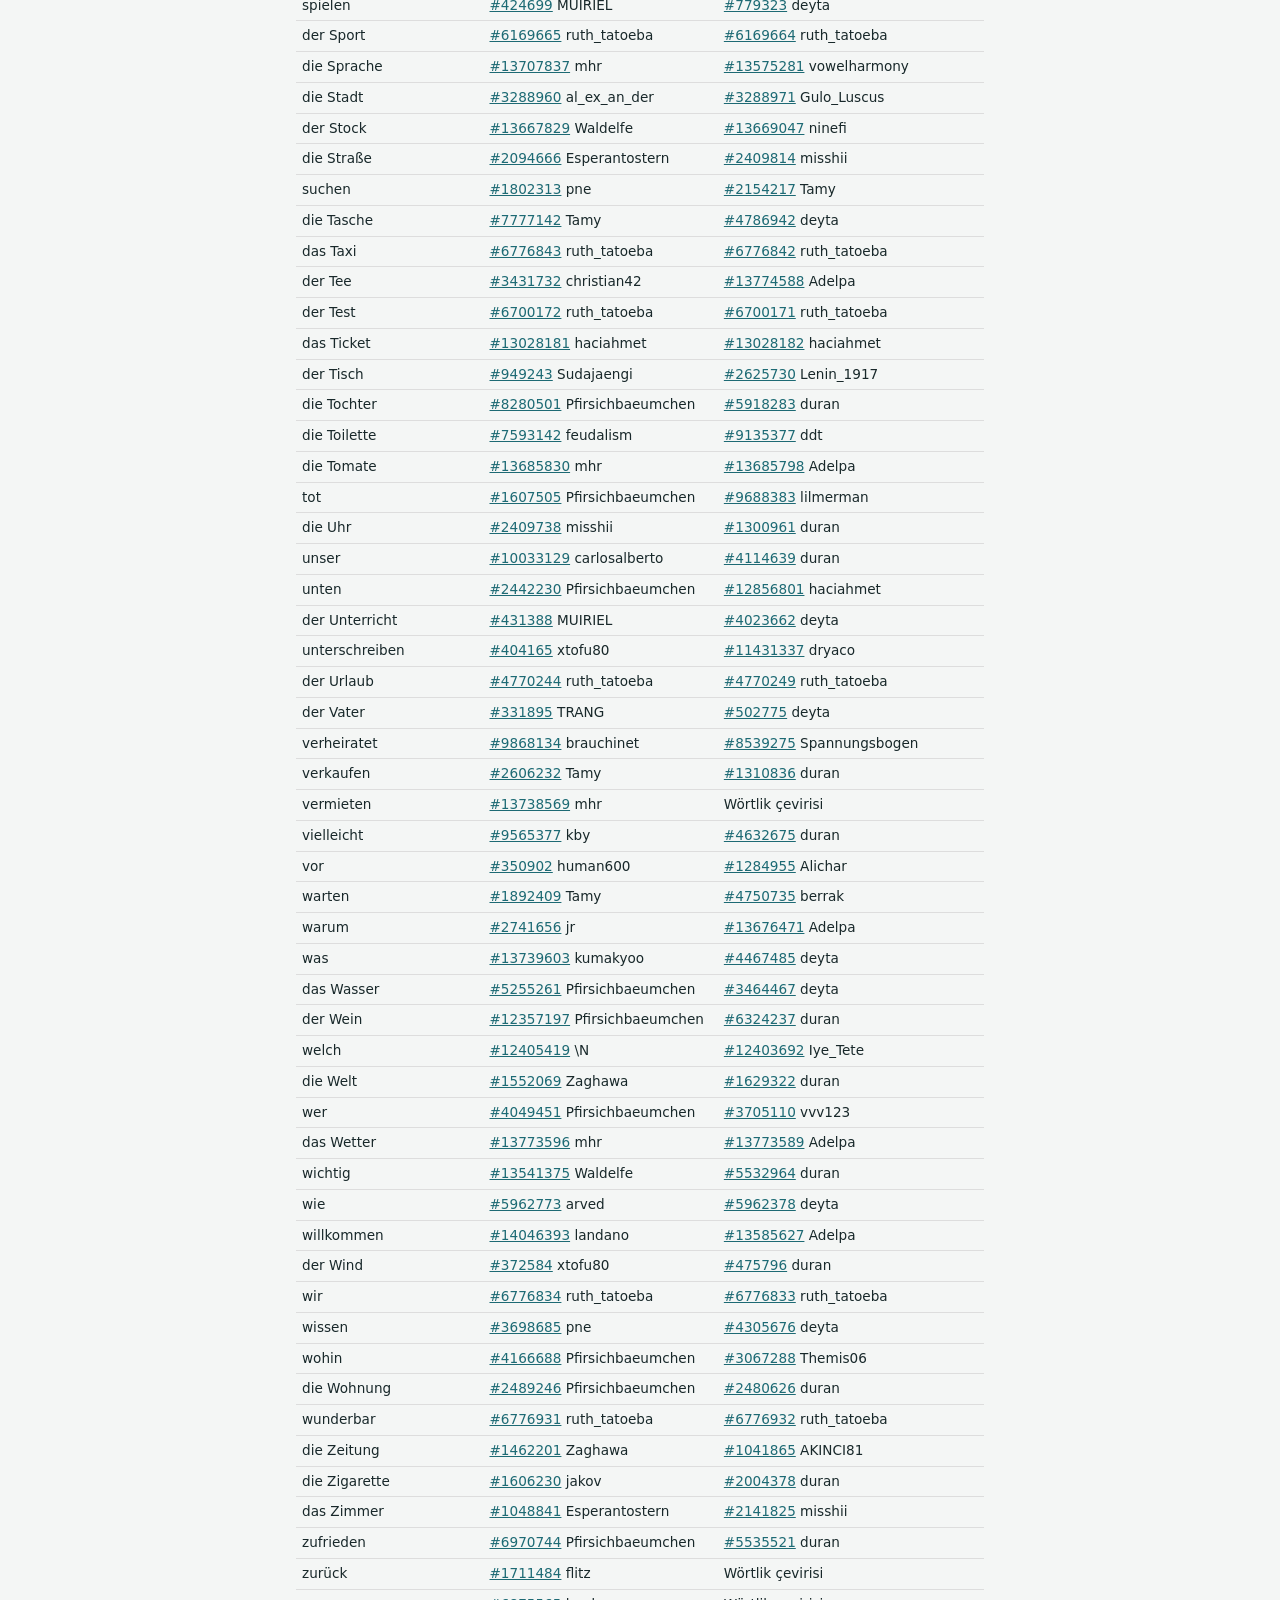
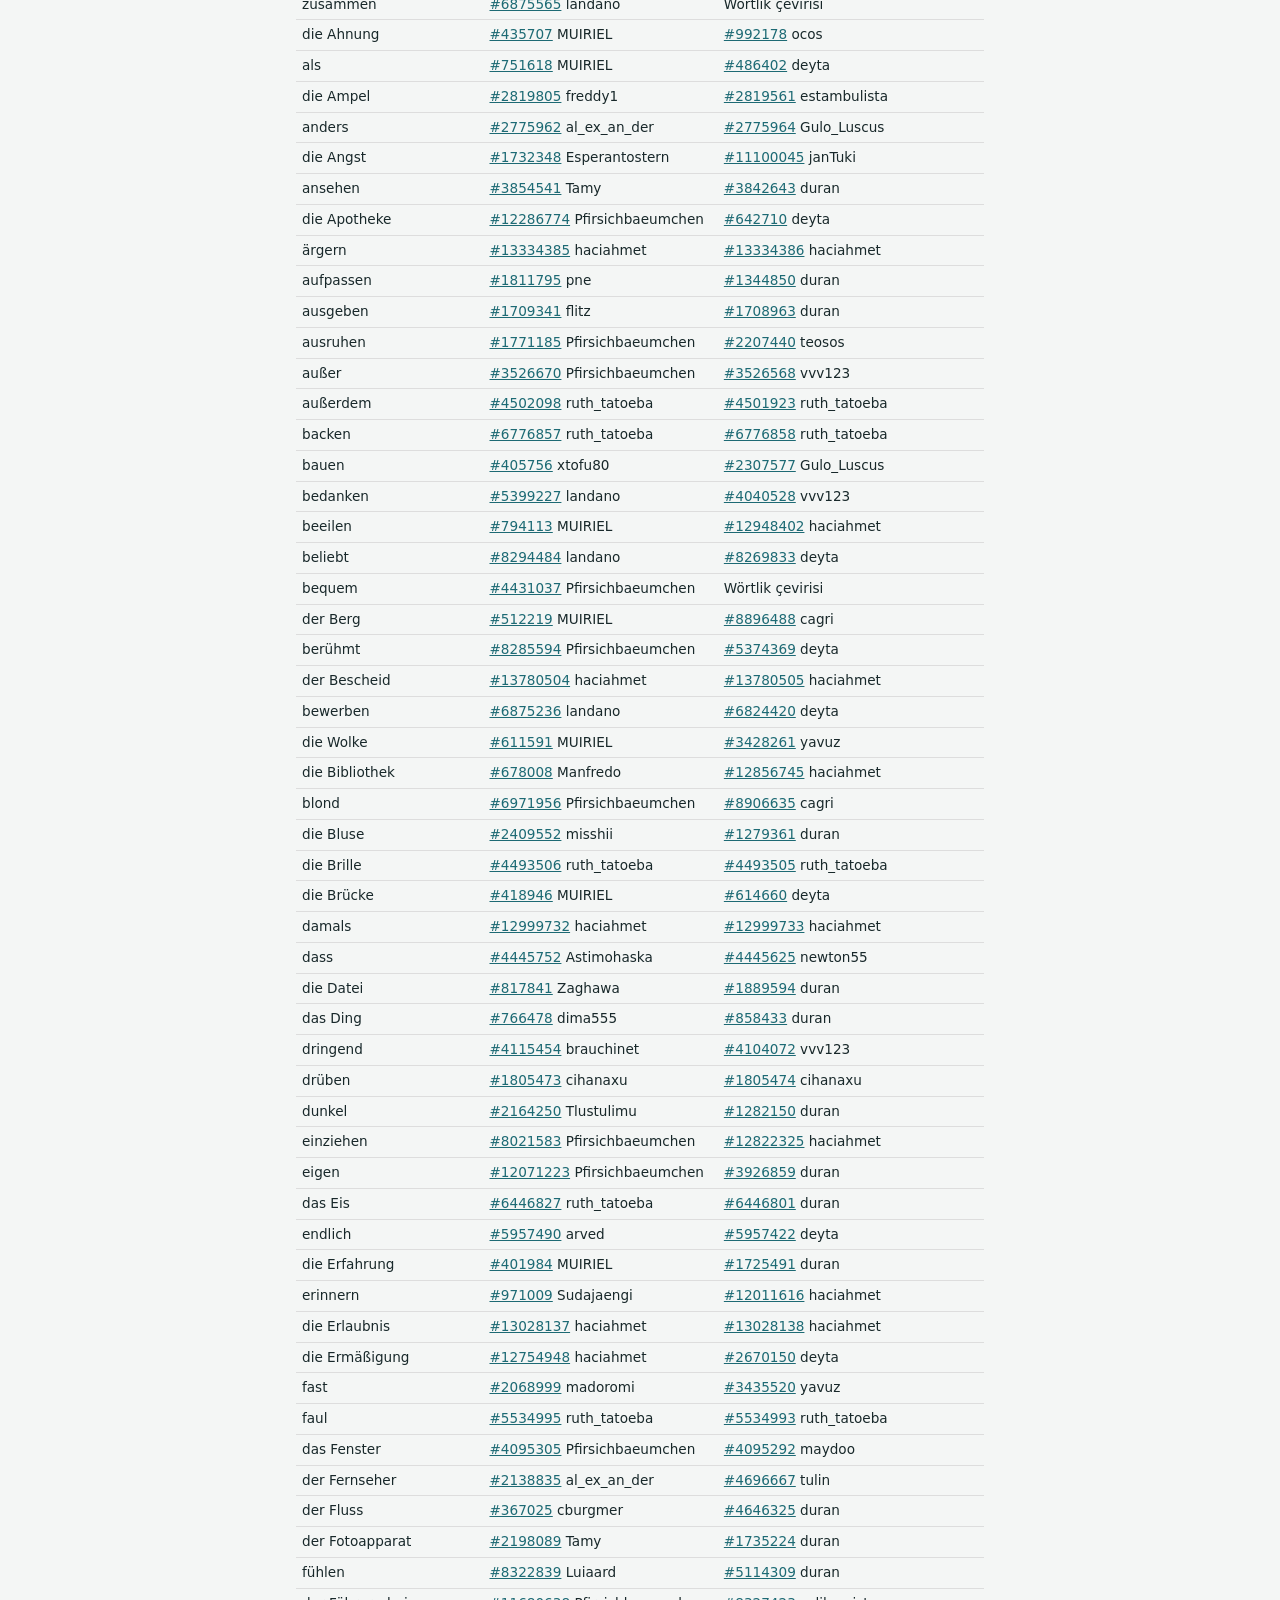
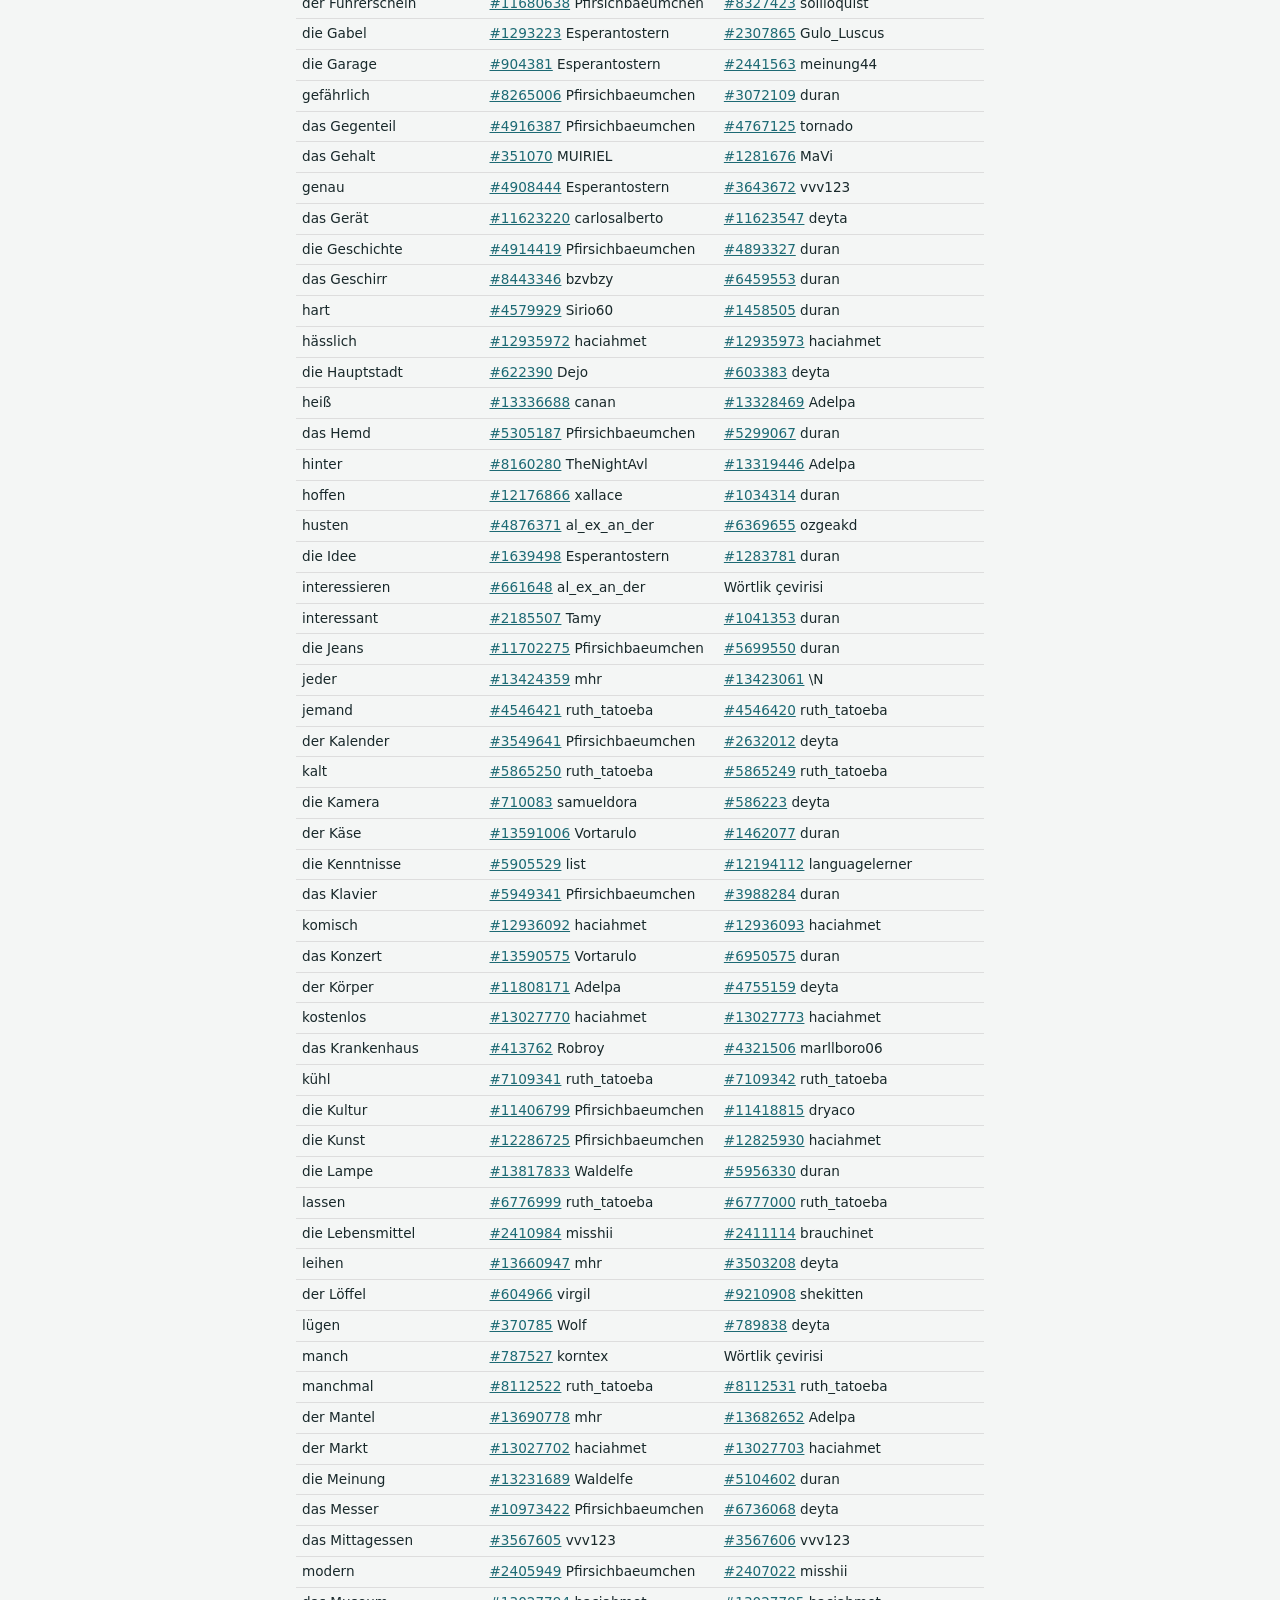
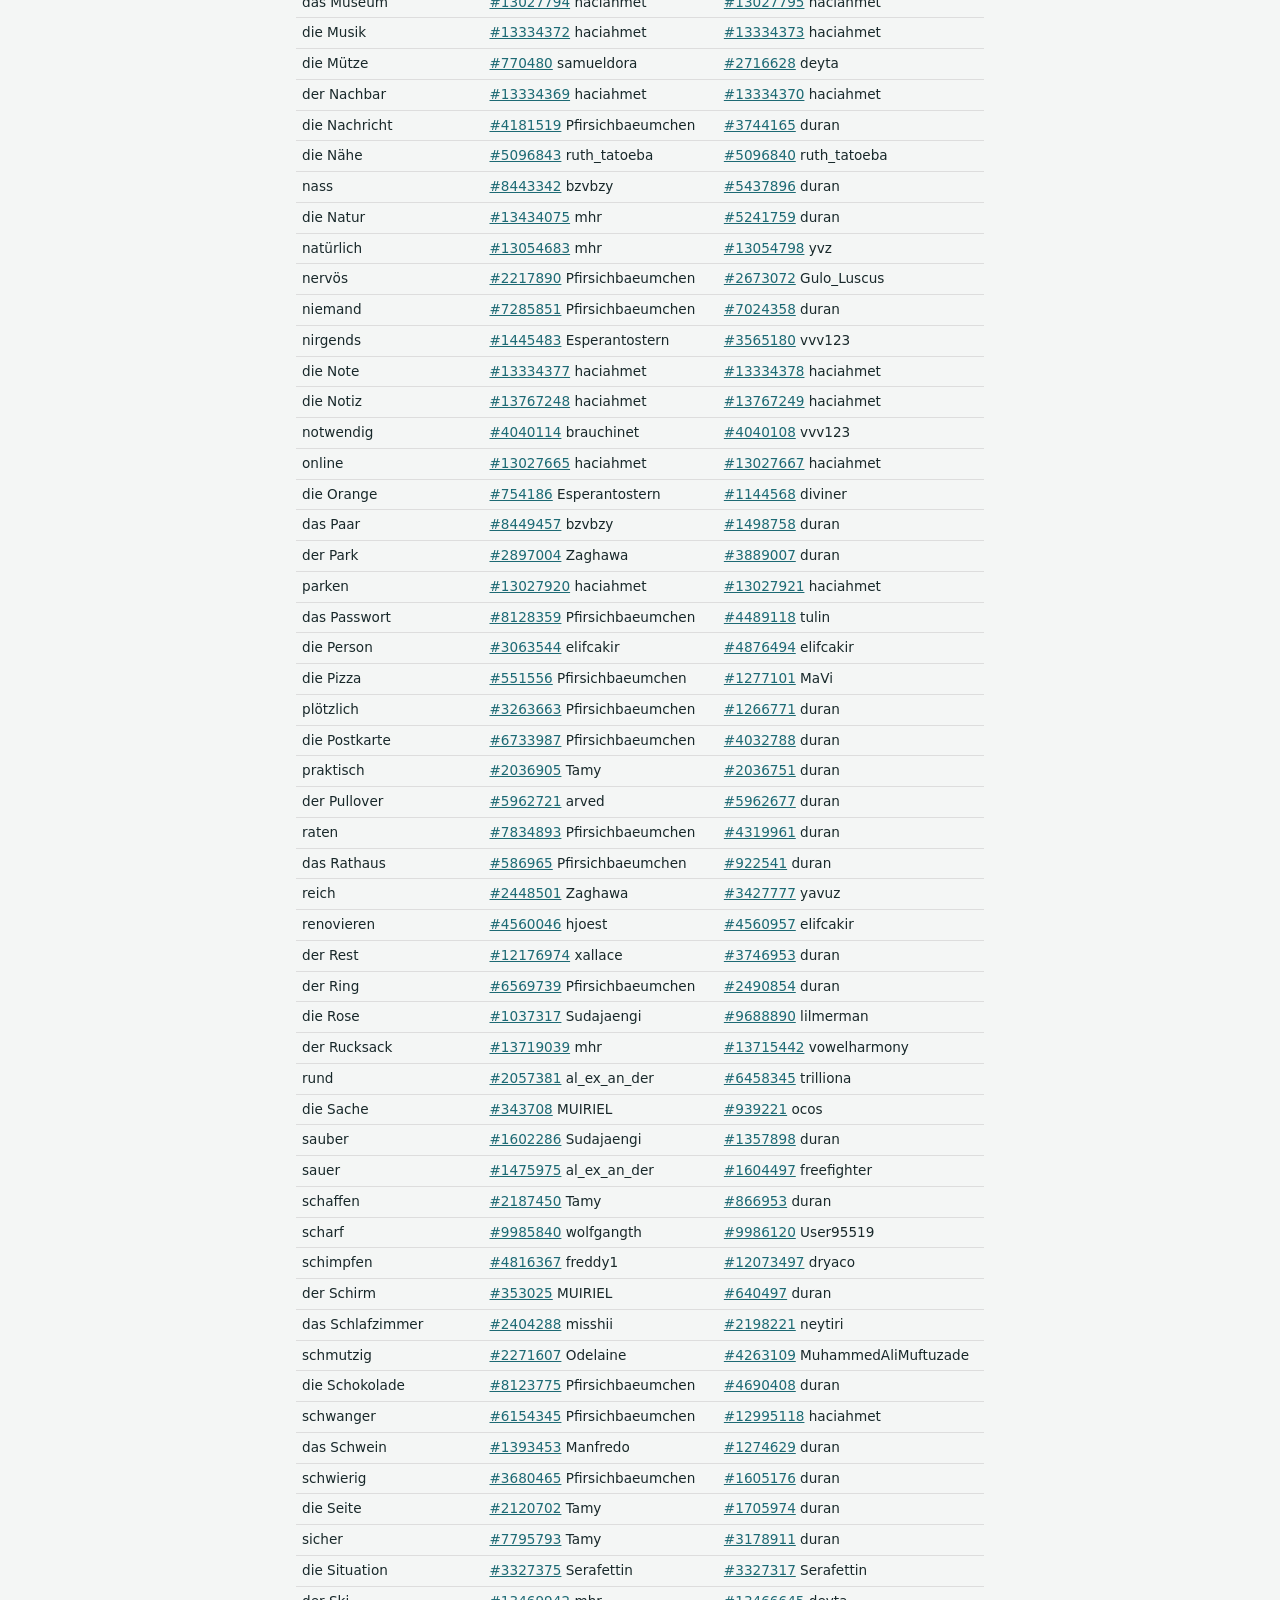
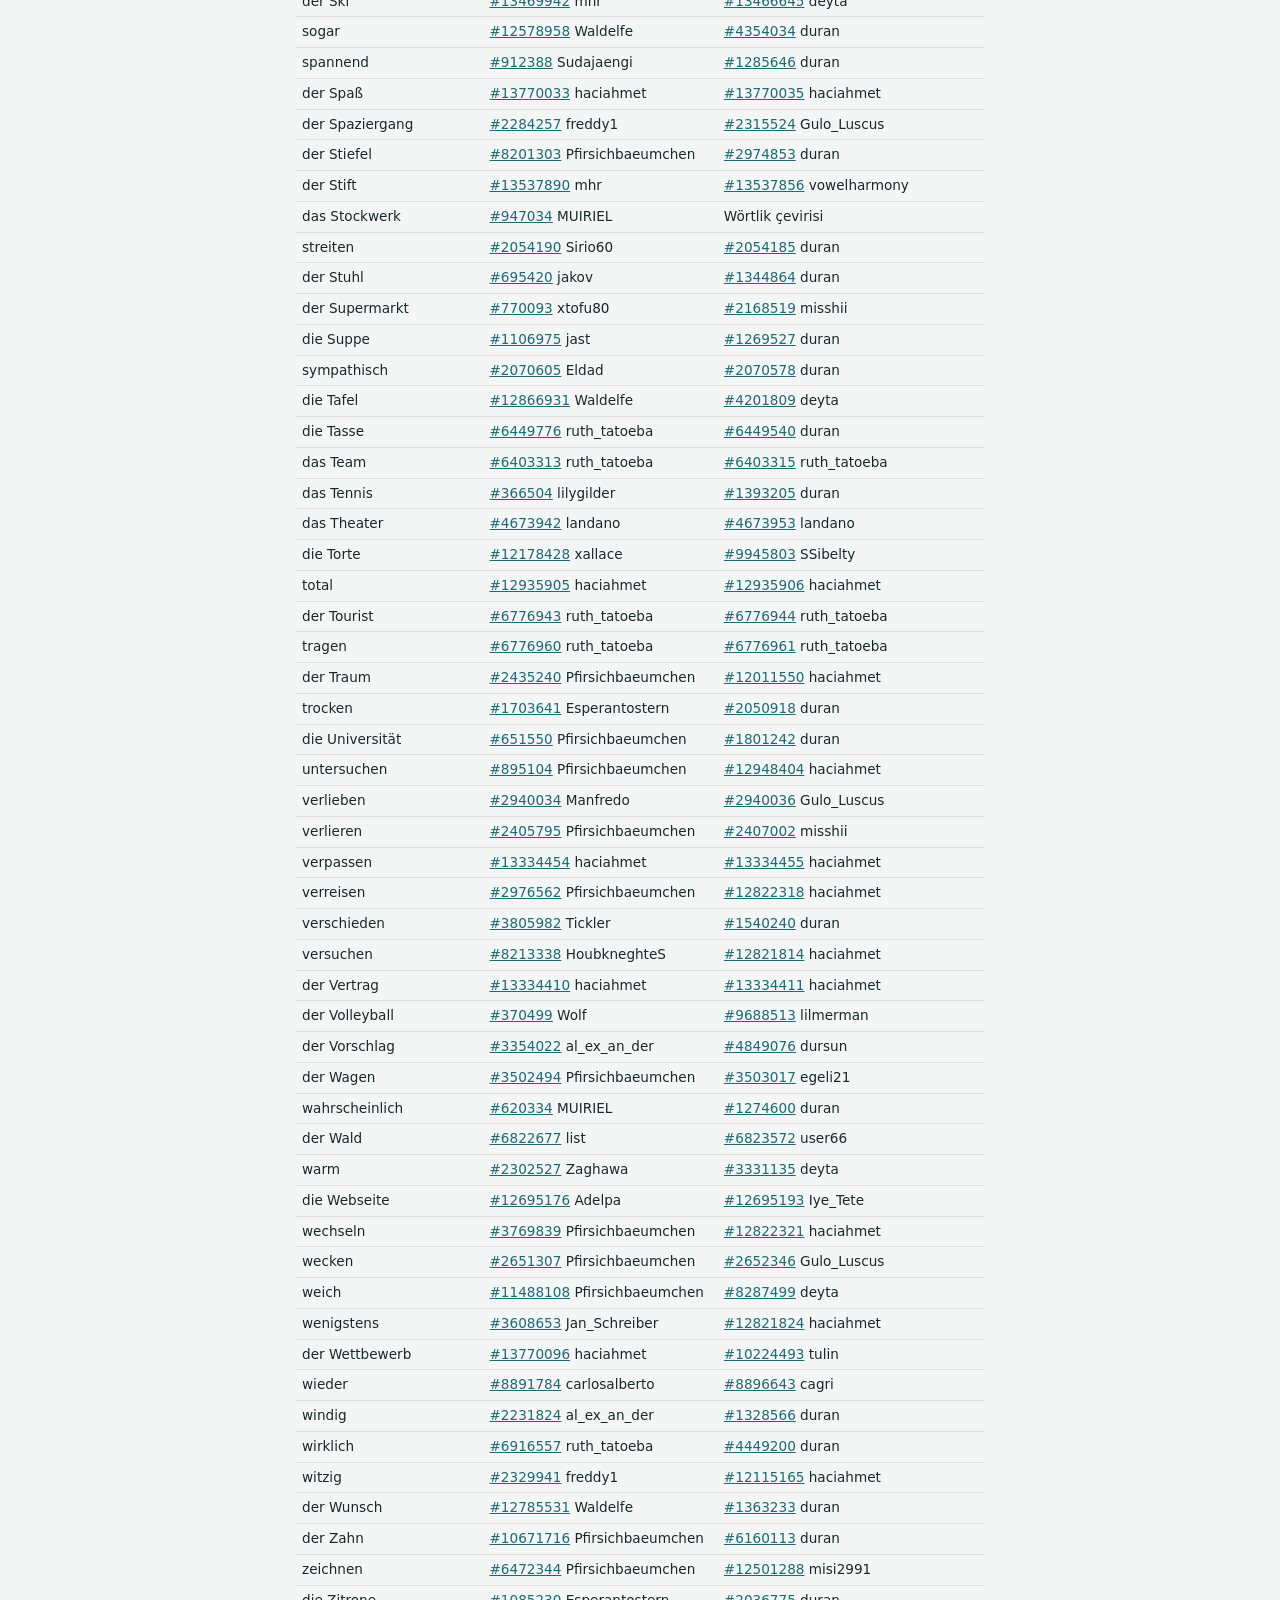
<file: woertlik/kaynaklar.html>
<!doctype html>
<html lang="tr">
<head>
<meta charset="utf-8">
<meta name="viewport" content="width=device-width, initial-scale=1">
<title>Wörtlik Kaynaklar ve Lisanslar</title>
<link rel="stylesheet" href="../style.css">
<style>table{width:100%;border-collapse:collapse;font-size:.85rem}th,td{text-align:left;padding:4px 6px;border-bottom:1px solid #ddd;vertical-align:top}.tw{overflow-x:auto}</style>
</head>
<body>
<div class="wrap">
<header><a class="brand" href="../">Efe Studio</a><nav><a href="./">Wörtlik</a></nav></header>
<h1>Wörtlik – Kaynaklar ve lisanslar</h1>
<p class="lead">Son güncelleme: 12 Kasım 2026</p>
<h2>Sözlük verisi</h2>
<ul>
<li><b>Kelime biçimleri:</b> Morphy (Wolfgang Lezius) ve korrekturen.de üzerinden LanguageTool <i>german-pos-dict</i> — <a href="https://creativecommons.org/licenses/by-sa/4.0/deed.tr">CC BY-SA 4.0</a></li>
<li><b>Kelime sıklıkları:</b> <a href="https://github.com/rspeer/wordfreq">wordfreq</a> (Robyn Speer) — CC BY-SA 4.0</li>
<li><b>Artikel ve çoğul bilgilerinin bir kısmı:</b> <a href="https://de.wiktionary.org/">Vikisözlük</a> katkıcıları — CC BY-SA</li>
<li><b>Seviye bilgisi:</b> Goethe-Institut A1–B1 kelime listeleri (yalnızca hangi kelimenin hangi seviyede olduğu)</li>
<li><b>Türkçe anlamlar ve örnek çeviriler:</b> Wörtlik</li>
</ul>
<p><b>Lisans:</b> Wörtlik'in sözlük verisi (kelime biçimleri, sıklıklar, artikel ve çoğul bilgileri, Türkçe anlamlar) yukarıdaki CC BY-SA kaynaklarından türetildiği için <a href="https://creativecommons.org/licenses/by-sa/4.0/deed.tr">Creative Commons Atıf-AynıLisanslaPaylaş 4.0 (CC BY-SA 4.0)</a> lisansıyla paylaşılır. Uygulamanın kodu, tasarımı ve oyunları bu lisansın kapsamında değildir. Sözlük verisini edinmek için <a href="mailto:efestudio.apps@gmail.com">efestudio.apps@gmail.com</a> adresine yazabilirsiniz.</p>
<h2>Örnek cümleler</h2>
<p>Örnek cümlelerin bir kısmı <a href="https://tatoeba.org">Tatoeba</a>'dan alınmıştır ve <a href="https://creativecommons.org/licenses/by/2.0/fr/deed.tr">CC BY 2.0 FR</a> lisanslıdır. Bazı cümleler kısaltılmış ya da düzenlenmiş olabilir. Diğer örnek cümleler Wörtlik'e aittir. Aşağıda Tatoeba'dan alınan 881 cümle çiftinin numarası ve yazarı yer alır; numaraya dokunarak cümlenin Tatoeba sayfasını açabilirsiniz.</p>
<div class="tw"><table>
<thead><tr><th>Kelime</th><th>Almanca cümle · yazar</th><th>Türkçe cümle · yazar</th></tr></thead>
<tbody>
<tr><td>aber</td><td><a href="https://tatoeba.org/tr/sentences/show/4766179">#4766179</a> ruth_tatoeba</td><td><a href="https://tatoeba.org/tr/sentences/show/4766177">#4766177</a> ruth_tatoeba</td></tr>
<tr><td>abgeben</td><td><a href="https://tatoeba.org/tr/sentences/show/3165394">#3165394</a> Pfirsichbaeumchen</td><td><a href="https://tatoeba.org/tr/sentences/show/3701731">#3701731</a> elifcakir</td></tr>
<tr><td>abholen</td><td><a href="https://tatoeba.org/tr/sentences/show/12928178">#12928178</a> kbylr</td><td><a href="https://tatoeba.org/tr/sentences/show/12957893">#12957893</a> Borbie</td></tr>
<tr><td>die Adresse</td><td><a href="https://tatoeba.org/tr/sentences/show/12756165">#12756165</a> haciahmet</td><td><a href="https://tatoeba.org/tr/sentences/show/12756167">#12756167</a> haciahmet</td></tr>
<tr><td>alt</td><td><a href="https://tatoeba.org/tr/sentences/show/13960247">#13960247</a> ninefi</td><td><a href="https://tatoeba.org/tr/sentences/show/13960248">#13960248</a> ninefi</td></tr>
<tr><td>das Alter</td><td><a href="https://tatoeba.org/tr/sentences/show/4550152">#4550152</a> Pfirsichbaeumchen</td><td><a href="https://tatoeba.org/tr/sentences/show/4549398">#4549398</a> maydoo</td></tr>
<tr><td>anmachen</td><td><a href="https://tatoeba.org/tr/sentences/show/13770273">#13770273</a> haciahmet</td><td><a href="https://tatoeba.org/tr/sentences/show/13770276">#13770276</a> haciahmet</td></tr>
<tr><td>anmelden</td><td><a href="https://tatoeba.org/tr/sentences/show/2741373">#2741373</a> jr</td><td><a href="https://tatoeba.org/tr/sentences/show/13770278">#13770278</a> haciahmet</td></tr>
<tr><td>die Anmeldung</td><td><a href="https://tatoeba.org/tr/sentences/show/13028123">#13028123</a> haciahmet</td><td><a href="https://tatoeba.org/tr/sentences/show/13028124">#13028124</a> haciahmet</td></tr>
<tr><td>anrufen</td><td><a href="https://tatoeba.org/tr/sentences/show/8225914">#8225914</a> Pfirsichbaeumchen</td><td><a href="https://tatoeba.org/tr/sentences/show/4778486">#4778486</a> maydoo</td></tr>
<tr><td>antworten</td><td><a href="https://tatoeba.org/tr/sentences/show/3850279">#3850279</a> Tamy</td><td><a href="https://tatoeba.org/tr/sentences/show/3842460">#3842460</a> duran</td></tr>
<tr><td>anziehen</td><td><a href="https://tatoeba.org/tr/sentences/show/1711495">#1711495</a> flitz</td><td><a href="https://tatoeba.org/tr/sentences/show/1358194">#1358194</a> duran</td></tr>
<tr><td>der Apfel</td><td><a href="https://tatoeba.org/tr/sentences/show/7789662">#7789662</a> Adelpa</td><td><a href="https://tatoeba.org/tr/sentences/show/9161375">#9161375</a> \N</td></tr>
<tr><td>arbeiten</td><td><a href="https://tatoeba.org/tr/sentences/show/13960261">#13960261</a> ninefi</td><td><a href="https://tatoeba.org/tr/sentences/show/13960259">#13960259</a> ninefi</td></tr>
<tr><td>arbeitslos</td><td><a href="https://tatoeba.org/tr/sentences/show/1290072">#1290072</a> enteka</td><td><a href="https://tatoeba.org/tr/sentences/show/3924145">#3924145</a> maydoo</td></tr>
<tr><td>der Arbeitsplatz</td><td><a href="https://tatoeba.org/tr/sentences/show/13027960">#13027960</a> haciahmet</td><td><a href="https://tatoeba.org/tr/sentences/show/13027962">#13027962</a> haciahmet</td></tr>
<tr><td>der Arzt</td><td><a href="https://tatoeba.org/tr/sentences/show/6776836">#6776836</a> ruth_tatoeba</td><td><a href="https://tatoeba.org/tr/sentences/show/6776835">#6776835</a> ruth_tatoeba</td></tr>
<tr><td>aufstehen</td><td><a href="https://tatoeba.org/tr/sentences/show/834354">#834354</a> Pfirsichbaeumchen</td><td><a href="https://tatoeba.org/tr/sentences/show/2000484">#2000484</a> duran</td></tr>
<tr><td>der Aufzug</td><td><a href="https://tatoeba.org/tr/sentences/show/12171845">#12171845</a> mhr</td><td><a href="https://tatoeba.org/tr/sentences/show/12171879">#12171879</a> languagelerner</td></tr>
<tr><td>das Auge</td><td><a href="https://tatoeba.org/tr/sentences/show/14037580">#14037580</a> carlosalberto</td><td><a href="https://tatoeba.org/tr/sentences/show/13532512">#13532512</a> vowelharmony</td></tr>
<tr><td>der Ausflug</td><td><a href="https://tatoeba.org/tr/sentences/show/13770038">#13770038</a> haciahmet</td><td><a href="https://tatoeba.org/tr/sentences/show/13770039">#13770039</a> haciahmet</td></tr>
<tr><td>das Ausland</td><td><a href="https://tatoeba.org/tr/sentences/show/3697708">#3697708</a> brauchinet</td><td><a href="https://tatoeba.org/tr/sentences/show/3696330">#3696330</a> vvv123</td></tr>
<tr><td>der Ausländer</td><td><a href="https://tatoeba.org/tr/sentences/show/341581">#341581</a> MUIRIEL</td><td><a href="https://tatoeba.org/tr/sentences/show/2310095">#2310095</a> Gulo_Luscus</td></tr>
<tr><td>ausmachen</td><td><a href="https://tatoeba.org/tr/sentences/show/11966663">#11966663</a> Pfirsichbaeumchen</td><td><a href="https://tatoeba.org/tr/sentences/show/6916246">#6916246</a> duran</td></tr>
<tr><td>aussteigen</td><td><a href="https://tatoeba.org/tr/sentences/show/702222">#702222</a> Manfredo</td><td><a href="https://tatoeba.org/tr/sentences/show/2404278">#2404278</a> misshii</td></tr>
<tr><td>der Ausweis</td><td><a href="https://tatoeba.org/tr/sentences/show/433937">#433937</a> jerom</td><td><a href="https://tatoeba.org/tr/sentences/show/3016862">#3016862</a> duran</td></tr>
<tr><td>ausziehen</td><td><a href="https://tatoeba.org/tr/sentences/show/5408761">#5408761</a> landano</td><td><a href="https://tatoeba.org/tr/sentences/show/3699137">#3699137</a> vvv123</td></tr>
<tr><td>das Auto</td><td><a href="https://tatoeba.org/tr/sentences/show/13424378">#13424378</a> mhr</td><td><a href="https://tatoeba.org/tr/sentences/show/13415337">#13415337</a> Adelpa</td></tr>
<tr><td>die Autobahn</td><td><a href="https://tatoeba.org/tr/sentences/show/13028062">#13028062</a> haciahmet</td><td><a href="https://tatoeba.org/tr/sentences/show/13028063">#13028063</a> haciahmet</td></tr>
<tr><td>der Automat</td><td><a href="https://tatoeba.org/tr/sentences/show/13027749">#13027749</a> haciahmet</td><td><a href="https://tatoeba.org/tr/sentences/show/13027750">#13027750</a> haciahmet</td></tr>
<tr><td>das Baby</td><td><a href="https://tatoeba.org/tr/sentences/show/603683">#603683</a> BraveSentry</td><td><a href="https://tatoeba.org/tr/sentences/show/479641">#479641</a> deyta</td></tr>
<tr><td>der Bahnhof</td><td><a href="https://tatoeba.org/tr/sentences/show/11232114">#11232114</a> Pfirsichbaeumchen</td><td><a href="https://tatoeba.org/tr/sentences/show/2467196">#2467196</a> neytiri</td></tr>
<tr><td>der Bahnsteig</td><td><a href="https://tatoeba.org/tr/sentences/show/3160393">#3160393</a> Pfirsichbaeumchen</td><td><a href="https://tatoeba.org/tr/sentences/show/4823551">#4823551</a> deyta</td></tr>
<tr><td>die Banane</td><td><a href="https://tatoeba.org/tr/sentences/show/5265649">#5265649</a> Pfirsichbaeumchen</td><td><a href="https://tatoeba.org/tr/sentences/show/13838088">#13838088</a> deyta</td></tr>
<tr><td>die Bank</td><td><a href="https://tatoeba.org/tr/sentences/show/3460285">#3460285</a> Pfirsichbaeumchen</td><td>Wörtlik çevirisi</td></tr>
<tr><td>der Baum</td><td><a href="https://tatoeba.org/tr/sentences/show/9584186">#9584186</a> brauchinet</td><td><a href="https://tatoeba.org/tr/sentences/show/13084878">#13084878</a> Adelpa</td></tr>
<tr><td>bedeuten</td><td><a href="https://tatoeba.org/tr/sentences/show/341730">#341730</a> MUIRIEL</td><td><a href="https://tatoeba.org/tr/sentences/show/3718221">#3718221</a> erdeniz</td></tr>
<tr><td>das Bein</td><td><a href="https://tatoeba.org/tr/sentences/show/2517965">#2517965</a> Pfirsichbaeumchen</td><td><a href="https://tatoeba.org/tr/sentences/show/2518309">#2518309</a> Gulo_Luscus</td></tr>
<tr><td>bekommen</td><td><a href="https://tatoeba.org/tr/sentences/show/12113825">#12113825</a> Adelpa</td><td><a href="https://tatoeba.org/tr/sentences/show/1289624">#1289624</a> duran</td></tr>
<tr><td>benutzen</td><td><a href="https://tatoeba.org/tr/sentences/show/8093181">#8093181</a> Pfirsichbaeumchen</td><td><a href="https://tatoeba.org/tr/sentences/show/3800324">#3800324</a> duran</td></tr>
<tr><td>der Beruf</td><td><a href="https://tatoeba.org/tr/sentences/show/3930429">#3930429</a> felvideki</td><td><a href="https://tatoeba.org/tr/sentences/show/4608458">#4608458</a> ruth_tatoeba</td></tr>
<tr><td>besetzt</td><td><a href="https://tatoeba.org/tr/sentences/show/3576817">#3576817</a> brauchinet</td><td><a href="https://tatoeba.org/tr/sentences/show/3574073">#3574073</a> vvv123</td></tr>
<tr><td>bestellen</td><td><a href="https://tatoeba.org/tr/sentences/show/6167013">#6167013</a> Pfirsichbaeumchen</td><td><a href="https://tatoeba.org/tr/sentences/show/5899316">#5899316</a> duran</td></tr>
<tr><td>besuchen</td><td><a href="https://tatoeba.org/tr/sentences/show/5248561">#5248561</a> Pfirsichbaeumchen</td><td><a href="https://tatoeba.org/tr/sentences/show/4008205">#4008205</a> duran</td></tr>
<tr><td>das Bier</td><td><a href="https://tatoeba.org/tr/sentences/show/2513720">#2513720</a> Zaghawa</td><td><a href="https://tatoeba.org/tr/sentences/show/4921486">#4921486</a> duran</td></tr>
<tr><td>das Bild</td><td><a href="https://tatoeba.org/tr/sentences/show/3817617">#3817617</a> Pfirsichbaeumchen</td><td><a href="https://tatoeba.org/tr/sentences/show/3817201">#3817201</a> maydoo</td></tr>
<tr><td>billig</td><td><a href="https://tatoeba.org/tr/sentences/show/721074">#721074</a> stefz</td><td><a href="https://tatoeba.org/tr/sentences/show/3433453">#3433453</a> yavuz</td></tr>
<tr><td>die Birne</td><td><a href="https://tatoeba.org/tr/sentences/show/4857189">#4857189</a> elifcakir</td><td><a href="https://tatoeba.org/tr/sentences/show/4857237">#4857237</a> elifcakir</td></tr>
<tr><td>bis</td><td><a href="https://tatoeba.org/tr/sentences/show/6776868">#6776868</a> ruth_tatoeba</td><td><a href="https://tatoeba.org/tr/sentences/show/6776869">#6776869</a> ruth_tatoeba</td></tr>
<tr><td>bleiben</td><td><a href="https://tatoeba.org/tr/sentences/show/5609044">#5609044</a> Pfirsichbaeumchen</td><td><a href="https://tatoeba.org/tr/sentences/show/5609025">#5609025</a> Lazlord</td></tr>
<tr><td>die Blume</td><td><a href="https://tatoeba.org/tr/sentences/show/1949547">#1949547</a> Tamy</td><td><a href="https://tatoeba.org/tr/sentences/show/1461270">#1461270</a> duran</td></tr>
<tr><td>brauchen</td><td><a href="https://tatoeba.org/tr/sentences/show/8636232">#8636232</a> Yorwba</td><td><a href="https://tatoeba.org/tr/sentences/show/3692359">#3692359</a> duran</td></tr>
<tr><td>der Brief</td><td><a href="https://tatoeba.org/tr/sentences/show/2278701">#2278701</a> Tamy</td><td><a href="https://tatoeba.org/tr/sentences/show/1353925">#1353925</a> duran</td></tr>
<tr><td>die Briefmarke</td><td><a href="https://tatoeba.org/tr/sentences/show/345248">#345248</a> MUIRIEL</td><td><a href="https://tatoeba.org/tr/sentences/show/1802746">#1802746</a> cihanaxu</td></tr>
<tr><td>das Buch</td><td><a href="https://tatoeba.org/tr/sentences/show/1038045">#1038045</a> Esperantostern</td><td><a href="https://tatoeba.org/tr/sentences/show/1289624">#1289624</a> duran</td></tr>
<tr><td>die Butter</td><td><a href="https://tatoeba.org/tr/sentences/show/2909485">#2909485</a> satsuma</td><td><a href="https://tatoeba.org/tr/sentences/show/756214">#756214</a> duran</td></tr>
<tr><td>die CD</td><td><a href="https://tatoeba.org/tr/sentences/show/404195">#404195</a> xtofu80</td><td><a href="https://tatoeba.org/tr/sentences/show/3360776">#3360776</a> maydoo</td></tr>
<tr><td>der Chef</td><td><a href="https://tatoeba.org/tr/sentences/show/5328066">#5328066</a> Pfirsichbaeumchen</td><td><a href="https://tatoeba.org/tr/sentences/show/5327912">#5327912</a> deyta</td></tr>
<tr><td>der Computer</td><td><a href="https://tatoeba.org/tr/sentences/show/822227">#822227</a> Zaghawa</td><td><a href="https://tatoeba.org/tr/sentences/show/2911152">#2911152</a> Gulo_Luscus</td></tr>
<tr><td>die Dame</td><td><a href="https://tatoeba.org/tr/sentences/show/6776887">#6776887</a> ruth_tatoeba</td><td><a href="https://tatoeba.org/tr/sentences/show/6776888">#6776888</a> ruth_tatoeba</td></tr>
<tr><td>danken</td><td><a href="https://tatoeba.org/tr/sentences/show/2784662">#2784662</a> Pfirsichbaeumchen</td><td><a href="https://tatoeba.org/tr/sentences/show/11580558">#11580558</a> haciahmet</td></tr>
<tr><td>der Dank</td><td><a href="https://tatoeba.org/tr/sentences/show/9748882">#9748882</a> Pfirsichbaeumchen</td><td><a href="https://tatoeba.org/tr/sentences/show/11580567">#11580567</a> haciahmet</td></tr>
<tr><td>dauern</td><td><a href="https://tatoeba.org/tr/sentences/show/4038319">#4038319</a> brauchinet</td><td><a href="https://tatoeba.org/tr/sentences/show/4034155">#4034155</a> vvv123</td></tr>
<tr><td>dich</td><td><a href="https://tatoeba.org/tr/sentences/show/8080209">#8080209</a> Pfirsichbaeumchen</td><td><a href="https://tatoeba.org/tr/sentences/show/4694450">#4694450</a> duran</td></tr>
<tr><td>das Dorf</td><td><a href="https://tatoeba.org/tr/sentences/show/7936450">#7936450</a> Pfirsichbaeumchen</td><td><a href="https://tatoeba.org/tr/sentences/show/13423061">#13423061</a> \N</td></tr>
<tr><td>dort</td><td><a href="https://tatoeba.org/tr/sentences/show/5984037">#5984037</a> arved</td><td><a href="https://tatoeba.org/tr/sentences/show/5977112">#5977112</a> duran</td></tr>
<tr><td>draußen</td><td><a href="https://tatoeba.org/tr/sentences/show/2592653">#2592653</a> al_ex_an_der</td><td><a href="https://tatoeba.org/tr/sentences/show/2058568">#2058568</a> duran</td></tr>
<tr><td>der Durst</td><td><a href="https://tatoeba.org/tr/sentences/show/522504">#522504</a> Safari</td><td><a href="https://tatoeba.org/tr/sentences/show/524233">#524233</a> lugal</td></tr>
<tr><td>duschen</td><td><a href="https://tatoeba.org/tr/sentences/show/6778976">#6778976</a> ruth_tatoeba</td><td>Wörtlik çevirisi</td></tr>
<tr><td>die Dusche</td><td><a href="https://tatoeba.org/tr/sentences/show/438738">#438738</a> xtofu80</td><td><a href="https://tatoeba.org/tr/sentences/show/2098829">#2098829</a> duran</td></tr>
<tr><td>die Ecke</td><td><a href="https://tatoeba.org/tr/sentences/show/6200903">#6200903</a> pne</td><td><a href="https://tatoeba.org/tr/sentences/show/7927830">#7927830</a> elifcakir</td></tr>
<tr><td>das Ei</td><td><a href="https://tatoeba.org/tr/sentences/show/676038">#676038</a> Manfredo</td><td><a href="https://tatoeba.org/tr/sentences/show/8889008">#8889008</a> codex360</td></tr>
<tr><td>eilig</td><td><a href="https://tatoeba.org/tr/sentences/show/809388">#809388</a> Esperantostern</td><td><a href="https://tatoeba.org/tr/sentences/show/1545819">#1545819</a> ozzie</td></tr>
<tr><td>ein</td><td><a href="https://tatoeba.org/tr/sentences/show/12175336">#12175336</a> Pfirsichbaeumchen</td><td><a href="https://tatoeba.org/tr/sentences/show/3961360">#3961360</a> duran</td></tr>
<tr><td>einfach</td><td><a href="https://tatoeba.org/tr/sentences/show/3318123">#3318123</a> xtofu80</td><td><a href="https://tatoeba.org/tr/sentences/show/13575252">#13575252</a> vowelharmony</td></tr>
<tr><td>einkaufen</td><td><a href="https://tatoeba.org/tr/sentences/show/6875507">#6875507</a> landano</td><td><a href="https://tatoeba.org/tr/sentences/show/5581163">#5581163</a> grindeldore</td></tr>
<tr><td>einladen</td><td><a href="https://tatoeba.org/tr/sentences/show/455455">#455455</a> al_ex_an_der</td><td><a href="https://tatoeba.org/tr/sentences/show/11681777">#11681777</a> haciahmet</td></tr>
<tr><td>die Einladung</td><td><a href="https://tatoeba.org/tr/sentences/show/7828926">#7828926</a> Pfirsichbaeumchen</td><td><a href="https://tatoeba.org/tr/sentences/show/5266162">#5266162</a> duran</td></tr>
<tr><td>empfehlen</td><td><a href="https://tatoeba.org/tr/sentences/show/2307314">#2307314</a> al_ex_an_der</td><td><a href="https://tatoeba.org/tr/sentences/show/12868071">#12868071</a> haciahmet</td></tr>
<tr><td>enden</td><td><a href="https://tatoeba.org/tr/sentences/show/448641">#448641</a> al_ex_an_der</td><td><a href="https://tatoeba.org/tr/sentences/show/474051">#474051</a> duran</td></tr>
<tr><td>entschuldigen</td><td><a href="https://tatoeba.org/tr/sentences/show/3929054">#3929054</a> Tamy</td><td><a href="https://tatoeba.org/tr/sentences/show/3845728">#3845728</a> duran</td></tr>
<tr><td>die Entschuldigung</td><td><a href="https://tatoeba.org/tr/sentences/show/1673890">#1673890</a> Grim_fandango</td><td><a href="https://tatoeba.org/tr/sentences/show/13466113">#13466113</a> Adelpa</td></tr>
<tr><td>er</td><td><a href="https://tatoeba.org/tr/sentences/show/135991">#135991</a> MUIRIEL</td><td>Wörtlik çevirisi</td></tr>
<tr><td>das Ergebnis</td><td><a href="https://tatoeba.org/tr/sentences/show/12177017">#12177017</a> xallace</td><td><a href="https://tatoeba.org/tr/sentences/show/6785589">#6785589</a> deyta</td></tr>
<tr><td>erzählen</td><td><a href="https://tatoeba.org/tr/sentences/show/370185">#370185</a> MUIRIEL</td><td><a href="https://tatoeba.org/tr/sentences/show/2315521">#2315521</a> Gulo_Luscus</td></tr>
<tr><td>essen</td><td><a href="https://tatoeba.org/tr/sentences/show/3462275">#3462275</a> Esperantostern</td><td><a href="https://tatoeba.org/tr/sentences/show/3567620">#3567620</a> vvv123</td></tr>
<tr><td>die Fahrkarte</td><td><a href="https://tatoeba.org/tr/sentences/show/13027749">#13027749</a> haciahmet</td><td><a href="https://tatoeba.org/tr/sentences/show/13027750">#13027750</a> haciahmet</td></tr>
<tr><td>das Fahrrad</td><td><a href="https://tatoeba.org/tr/sentences/show/13028053">#13028053</a> haciahmet</td><td><a href="https://tatoeba.org/tr/sentences/show/13028054">#13028054</a> haciahmet</td></tr>
<tr><td>falsch</td><td><a href="https://tatoeba.org/tr/sentences/show/2200646">#2200646</a> Pfirsichbaeumchen</td><td><a href="https://tatoeba.org/tr/sentences/show/13767271">#13767271</a> haciahmet</td></tr>
<tr><td>die Familie</td><td><a href="https://tatoeba.org/tr/sentences/show/562360">#562360</a> cost</td><td><a href="https://tatoeba.org/tr/sentences/show/11256993">#11256993</a> haciahmet</td></tr>
<tr><td>die Farbe</td><td><a href="https://tatoeba.org/tr/sentences/show/2097594">#2097594</a> Tamy</td><td><a href="https://tatoeba.org/tr/sentences/show/1372507">#1372507</a> duran</td></tr>
<tr><td>Feier</td><td><a href="https://tatoeba.org/tr/sentences/show/13685454">#13685454</a> Vortarulo</td><td><a href="https://tatoeba.org/tr/sentences/show/5533325">#5533325</a> duran</td></tr>
<tr><td>feiern</td><td><a href="https://tatoeba.org/tr/sentences/show/5653929">#5653929</a> ruth_tatoeba</td><td><a href="https://tatoeba.org/tr/sentences/show/5653928">#5653928</a> ruth_tatoeba</td></tr>
<tr><td>der Fehler</td><td><a href="https://tatoeba.org/tr/sentences/show/6334474">#6334474</a> Pfirsichbaeumchen</td><td><a href="https://tatoeba.org/tr/sentences/show/2439169">#2439169</a> duran</td></tr>
<tr><td>fernsehen</td><td><a href="https://tatoeba.org/tr/sentences/show/3766328">#3766328</a> Pfirsichbaeumchen</td><td><a href="https://tatoeba.org/tr/sentences/show/3764296">#3764296</a> deyta</td></tr>
<tr><td>das Feuer</td><td><a href="https://tatoeba.org/tr/sentences/show/13028101">#13028101</a> haciahmet</td><td><a href="https://tatoeba.org/tr/sentences/show/13028102">#13028102</a> haciahmet</td></tr>
<tr><td>der Film</td><td><a href="https://tatoeba.org/tr/sentences/show/1707938">#1707938</a> Pfirsichbaeumchen</td><td><a href="https://tatoeba.org/tr/sentences/show/1452754">#1452754</a> duran</td></tr>
<tr><td>finden</td><td><a href="https://tatoeba.org/tr/sentences/show/13500068">#13500068</a> Waldelfe</td><td><a href="https://tatoeba.org/tr/sentences/show/6550591">#6550591</a> duran</td></tr>
<tr><td>die Firma</td><td><a href="https://tatoeba.org/tr/sentences/show/6875236">#6875236</a> landano</td><td><a href="https://tatoeba.org/tr/sentences/show/6824420">#6824420</a> deyta</td></tr>
<tr><td>der Fisch</td><td><a href="https://tatoeba.org/tr/sentences/show/3321756">#3321756</a> al_ex_an_der</td><td><a href="https://tatoeba.org/tr/sentences/show/3321761">#3321761</a> deyta</td></tr>
<tr><td>das Fleisch</td><td><a href="https://tatoeba.org/tr/sentences/show/396930">#396930</a> xtofu80</td><td><a href="https://tatoeba.org/tr/sentences/show/1278324">#1278324</a> MaVi</td></tr>
<tr><td>fliegen</td><td><a href="https://tatoeba.org/tr/sentences/show/6776884">#6776884</a> ruth_tatoeba</td><td><a href="https://tatoeba.org/tr/sentences/show/6776885">#6776885</a> ruth_tatoeba</td></tr>
<tr><td>der Flughafen</td><td><a href="https://tatoeba.org/tr/sentences/show/5258318">#5258318</a> Zurich899</td><td><a href="https://tatoeba.org/tr/sentences/show/4041493">#4041493</a> duran</td></tr>
<tr><td>das Flugzeug</td><td><a href="https://tatoeba.org/tr/sentences/show/360624">#360624</a> Wolf</td><td><a href="https://tatoeba.org/tr/sentences/show/1587940">#1587940</a> duran</td></tr>
<tr><td>fragen</td><td><a href="https://tatoeba.org/tr/sentences/show/3924686">#3924686</a> thbaero</td><td><a href="https://tatoeba.org/tr/sentences/show/3924685">#3924685</a> thbaero</td></tr>
<tr><td>die Frage</td><td><a href="https://tatoeba.org/tr/sentences/show/2381470">#2381470</a> Tamy</td><td><a href="https://tatoeba.org/tr/sentences/show/1070027">#1070027</a> duran</td></tr>
<tr><td>die Frau</td><td><a href="https://tatoeba.org/tr/sentences/show/10773193">#10773193</a> janTuki</td><td><a href="https://tatoeba.org/tr/sentences/show/10766384">#10766384</a> janTuki</td></tr>
<tr><td>frei</td><td><a href="https://tatoeba.org/tr/sentences/show/3170833">#3170833</a> glavkos</td><td><a href="https://tatoeba.org/tr/sentences/show/3704456">#3704456</a> vvv123</td></tr>
<tr><td>die Freizeit</td><td><a href="https://tatoeba.org/tr/sentences/show/8074815">#8074815</a> Pfirsichbaeumchen</td><td><a href="https://tatoeba.org/tr/sentences/show/5860826">#5860826</a> duran</td></tr>
<tr><td>der Gast</td><td><a href="https://tatoeba.org/tr/sentences/show/2827526">#2827526</a> estambulista</td><td><a href="https://tatoeba.org/tr/sentences/show/2827528">#2827528</a> estambulista</td></tr>
<tr><td>geben</td><td><a href="https://tatoeba.org/tr/sentences/show/1674215">#1674215</a> Pfirsichbaeumchen</td><td><a href="https://tatoeba.org/tr/sentences/show/3434916">#3434916</a> yavuz</td></tr>
<tr><td>geboren</td><td><a href="https://tatoeba.org/tr/sentences/show/1888563">#1888563</a> Pfirsichbaeumchen</td><td><a href="https://tatoeba.org/tr/sentences/show/2011169">#2011169</a> duran</td></tr>
<tr><td>der Geburtstag</td><td><a href="https://tatoeba.org/tr/sentences/show/3094321">#3094321</a> Manfredo</td><td><a href="https://tatoeba.org/tr/sentences/show/13348797">#13348797</a> Adelpa</td></tr>
<tr><td>gefallen</td><td><a href="https://tatoeba.org/tr/sentences/show/4493504">#4493504</a> ruth_tatoeba</td><td><a href="https://tatoeba.org/tr/sentences/show/4493503">#4493503</a> ruth_tatoeba</td></tr>
<tr><td>gehen</td><td><a href="https://tatoeba.org/tr/sentences/show/1105518">#1105518</a> jast</td><td><a href="https://tatoeba.org/tr/sentences/show/1612010">#1612010</a> duran</td></tr>
<tr><td>das Gemüse</td><td><a href="https://tatoeba.org/tr/sentences/show/13685830">#13685830</a> mhr</td><td><a href="https://tatoeba.org/tr/sentences/show/13685798">#13685798</a> Adelpa</td></tr>
<tr><td>das Gepäck</td><td><a href="https://tatoeba.org/tr/sentences/show/13949826">#13949826</a> mhr</td><td><a href="https://tatoeba.org/tr/sentences/show/13946878">#13946878</a> TATAR1</td></tr>
<tr><td>das Geschäft</td><td><a href="https://tatoeba.org/tr/sentences/show/13026830">#13026830</a> haciahmet</td><td><a href="https://tatoeba.org/tr/sentences/show/13026831">#13026831</a> haciahmet</td></tr>
<tr><td>das Geschenk</td><td><a href="https://tatoeba.org/tr/sentences/show/3451846">#3451846</a> Esperantostern</td><td><a href="https://tatoeba.org/tr/sentences/show/755469">#755469</a> deyta</td></tr>
<tr><td>gestern</td><td><a href="https://tatoeba.org/tr/sentences/show/370001">#370001</a> MUIRIEL</td><td><a href="https://tatoeba.org/tr/sentences/show/1354511">#1354511</a> duran</td></tr>
<tr><td>gewinnen</td><td><a href="https://tatoeba.org/tr/sentences/show/4574175">#4574175</a> Juri</td><td><a href="https://tatoeba.org/tr/sentences/show/13028339">#13028339</a> haciahmet</td></tr>
<tr><td>das Glas</td><td><a href="https://tatoeba.org/tr/sentences/show/608438">#608438</a> virgil</td><td><a href="https://tatoeba.org/tr/sentences/show/1277593">#1277593</a> MaVi</td></tr>
<tr><td>glauben</td><td><a href="https://tatoeba.org/tr/sentences/show/13854497">#13854497</a> mhr</td><td><a href="https://tatoeba.org/tr/sentences/show/13852380">#13852380</a> Berke</td></tr>
<tr><td>gleich</td><td><a href="https://tatoeba.org/tr/sentences/show/6599724">#6599724</a> vevi61</td><td><a href="https://tatoeba.org/tr/sentences/show/8901411">#8901411</a> cagri</td></tr>
<tr><td>das Glück</td><td><a href="https://tatoeba.org/tr/sentences/show/10322147">#10322147</a> Yorwba</td><td><a href="https://tatoeba.org/tr/sentences/show/13591919">#13591919</a> Adelpa</td></tr>
<tr><td>der Glückwunsch</td><td><a href="https://tatoeba.org/tr/sentences/show/404606">#404606</a> xtofu80</td><td>Wörtlik çevirisi</td></tr>
<tr><td>grillen</td><td><a href="https://tatoeba.org/tr/sentences/show/13027775">#13027775</a> haciahmet</td><td><a href="https://tatoeba.org/tr/sentences/show/13027777">#13027777</a> haciahmet</td></tr>
<tr><td>die Großmutter</td><td><a href="https://tatoeba.org/tr/sentences/show/13537897">#13537897</a> mhr</td><td>Wörtlik çevirisi</td></tr>
<tr><td>die Gruppe</td><td><a href="https://tatoeba.org/tr/sentences/show/5838806">#5838806</a> ruth_tatoeba</td><td><a href="https://tatoeba.org/tr/sentences/show/5838805">#5838805</a> ruth_tatoeba</td></tr>
<tr><td>gültig</td><td><a href="https://tatoeba.org/tr/sentences/show/2597409">#2597409</a> Gulo_Luscus</td><td><a href="https://tatoeba.org/tr/sentences/show/2597408">#2597408</a> Gulo_Luscus</td></tr>
<tr><td>gut</td><td><a href="https://tatoeba.org/tr/sentences/show/4886941">#4886941</a> Pfirsichbaeumchen</td><td><a href="https://tatoeba.org/tr/sentences/show/3671039">#3671039</a> duran</td></tr>
<tr><td>haben</td><td><a href="https://tatoeba.org/tr/sentences/show/6787839">#6787839</a> Pfirsichbaeumchen</td><td><a href="https://tatoeba.org/tr/sentences/show/5078048">#5078048</a> duran</td></tr>
<tr><td>hallo</td><td><a href="https://tatoeba.org/tr/sentences/show/6169646">#6169646</a> ruth_tatoeba</td><td><a href="https://tatoeba.org/tr/sentences/show/6169647">#6169647</a> ruth_tatoeba</td></tr>
<tr><td>die Haltestelle</td><td><a href="https://tatoeba.org/tr/sentences/show/2158348">#2158348</a> Vortarulo</td><td>Wörtlik çevirisi</td></tr>
<tr><td>die Hausaufgabe</td><td><a href="https://tatoeba.org/tr/sentences/show/1822097">#1822097</a> Tamy</td><td><a href="https://tatoeba.org/tr/sentences/show/2658464">#2658464</a> Gulo_Luscus</td></tr>
<tr><td>der Herr</td><td><a href="https://tatoeba.org/tr/sentences/show/367390">#367390</a> Wolf</td><td><a href="https://tatoeba.org/tr/sentences/show/748661">#748661</a> deyta</td></tr>
<tr><td>herzlich</td><td><a href="https://tatoeba.org/tr/sentences/show/6831001">#6831001</a> ruth_tatoeba</td><td><a href="https://tatoeba.org/tr/sentences/show/6830997">#6830997</a> ruth_tatoeba</td></tr>
<tr><td>heute</td><td><a href="https://tatoeba.org/tr/sentences/show/13854530">#13854530</a> mhr</td><td><a href="https://tatoeba.org/tr/sentences/show/13852076">#13852076</a> deyta</td></tr>
<tr><td>hier</td><td><a href="https://tatoeba.org/tr/sentences/show/7459142">#7459142</a> Pfirsichbaeumchen</td><td><a href="https://tatoeba.org/tr/sentences/show/13027168">#13027168</a> haciahmet</td></tr>
<tr><td>das Hobby</td><td><a href="https://tatoeba.org/tr/sentences/show/12877083">#12877083</a> Waldelfe</td><td><a href="https://tatoeba.org/tr/sentences/show/5861457">#5861457</a> duran</td></tr>
<tr><td>hoch</td><td><a href="https://tatoeba.org/tr/sentences/show/13334365">#13334365</a> haciahmet</td><td><a href="https://tatoeba.org/tr/sentences/show/13334366">#13334366</a> haciahmet</td></tr>
<tr><td>holen</td><td><a href="https://tatoeba.org/tr/sentences/show/4579479">#4579479</a> Tamy</td><td><a href="https://tatoeba.org/tr/sentences/show/4579468">#4579468</a> duran</td></tr>
<tr><td>das Hotel</td><td><a href="https://tatoeba.org/tr/sentences/show/4299561">#4299561</a> mecasa90</td><td><a href="https://tatoeba.org/tr/sentences/show/4299572">#4299572</a> mecasa90</td></tr>
<tr><td>der Hunger</td><td><a href="https://tatoeba.org/tr/sentences/show/1314739">#1314739</a> al_ex_an_der</td><td><a href="https://tatoeba.org/tr/sentences/show/1050765">#1050765</a> duran</td></tr>
<tr><td>ich</td><td><a href="https://tatoeba.org/tr/sentences/show/4259882">#4259882</a> Pfirsichbaeumchen</td><td><a href="https://tatoeba.org/tr/sentences/show/4032737">#4032737</a> duran</td></tr>
<tr><td>in</td><td><a href="https://tatoeba.org/tr/sentences/show/1807134">#1807134</a> Tamy</td><td><a href="https://tatoeba.org/tr/sentences/show/2122222">#2122222</a> duran</td></tr>
<tr><td>die Information</td><td><a href="https://tatoeba.org/tr/sentences/show/11028951">#11028951</a> felix63</td><td><a href="https://tatoeba.org/tr/sentences/show/11031678">#11031678</a> ozx</td></tr>
<tr><td>das Internet</td><td><a href="https://tatoeba.org/tr/sentences/show/13027848">#13027848</a> haciahmet</td><td><a href="https://tatoeba.org/tr/sentences/show/13027850">#13027850</a> haciahmet</td></tr>
<tr><td>die Jacke</td><td><a href="https://tatoeba.org/tr/sentences/show/3078828">#3078828</a> hsuan07</td><td><a href="https://tatoeba.org/tr/sentences/show/2522164">#2522164</a> duran</td></tr>
<tr><td>jed</td><td><a href="https://tatoeba.org/tr/sentences/show/330595">#330595</a> internet</td><td><a href="https://tatoeba.org/tr/sentences/show/1041865">#1041865</a> AKINCI81</td></tr>
<tr><td>jetzt</td><td><a href="https://tatoeba.org/tr/sentences/show/6968579">#6968579</a> Pfirsichbaeumchen</td><td><a href="https://tatoeba.org/tr/sentences/show/3675200">#3675200</a> duran</td></tr>
<tr><td>der Job</td><td><a href="https://tatoeba.org/tr/sentences/show/3997899">#3997899</a> Erdbeere</td><td><a href="https://tatoeba.org/tr/sentences/show/2489366">#2489366</a> duran</td></tr>
<tr><td>jung</td><td><a href="https://tatoeba.org/tr/sentences/show/457223">#457223</a> MUIRIEL</td><td>Wörtlik çevirisi</td></tr>
<tr><td>der Kaffee</td><td><a href="https://tatoeba.org/tr/sentences/show/1956666">#1956666</a> Pfirsichbaeumchen</td><td><a href="https://tatoeba.org/tr/sentences/show/11683920">#11683920</a> haciahmet</td></tr>
<tr><td>die Karte</td><td><a href="https://tatoeba.org/tr/sentences/show/13027730">#13027730</a> haciahmet</td><td><a href="https://tatoeba.org/tr/sentences/show/13027731">#13027731</a> haciahmet</td></tr>
<tr><td>kennen</td><td><a href="https://tatoeba.org/tr/sentences/show/450528">#450528</a> Pfirsichbaeumchen</td><td><a href="https://tatoeba.org/tr/sentences/show/1451924">#1451924</a> duran</td></tr>
<tr><td>die Kleidung</td><td><a href="https://tatoeba.org/tr/sentences/show/1709341">#1709341</a> flitz</td><td><a href="https://tatoeba.org/tr/sentences/show/1708963">#1708963</a> duran</td></tr>
<tr><td>klein</td><td><a href="https://tatoeba.org/tr/sentences/show/8231319">#8231319</a> Pfirsichbaeumchen</td><td><a href="https://tatoeba.org/tr/sentences/show/13415332">#13415332</a> Adelpa</td></tr>
<tr><td>kochen</td><td><a href="https://tatoeba.org/tr/sentences/show/12401150">#12401150</a> Adelpa</td><td><a href="https://tatoeba.org/tr/sentences/show/3752125">#3752125</a> duran</td></tr>
<tr><td>der Koffer</td><td><a href="https://tatoeba.org/tr/sentences/show/370225">#370225</a> MUIRIEL</td><td><a href="https://tatoeba.org/tr/sentences/show/1269803">#1269803</a> duran</td></tr>
<tr><td>das Konto</td><td><a href="https://tatoeba.org/tr/sentences/show/380784">#380784</a> MUIRIEL</td><td><a href="https://tatoeba.org/tr/sentences/show/1489371">#1489371</a> duran</td></tr>
<tr><td>kosten</td><td><a href="https://tatoeba.org/tr/sentences/show/3755320">#3755320</a> kppenvel</td><td>Wörtlik çevirisi</td></tr>
<tr><td>der Kuchen</td><td><a href="https://tatoeba.org/tr/sentences/show/13767236">#13767236</a> haciahmet</td><td><a href="https://tatoeba.org/tr/sentences/show/13767237">#13767237</a> haciahmet</td></tr>
<tr><td>der Kugelschreiber</td><td><a href="https://tatoeba.org/tr/sentences/show/2085297">#2085297</a> freddy1</td><td>Wörtlik çevirisi</td></tr>
<tr><td>der Kühlschrank</td><td><a href="https://tatoeba.org/tr/sentences/show/13922708">#13922708</a> mhr</td><td><a href="https://tatoeba.org/tr/sentences/show/13914987">#13914987</a> ninefi</td></tr>
<tr><td>der Kunde</td><td><a href="https://tatoeba.org/tr/sentences/show/370436">#370436</a> Wolf</td><td><a href="https://tatoeba.org/tr/sentences/show/1804118">#1804118</a> cihanaxu</td></tr>
<tr><td>langsam</td><td><a href="https://tatoeba.org/tr/sentences/show/5653947">#5653947</a> ruth_tatoeba</td><td><a href="https://tatoeba.org/tr/sentences/show/5653946">#5653946</a> ruth_tatoeba</td></tr>
<tr><td>laufen</td><td><a href="https://tatoeba.org/tr/sentences/show/610766">#610766</a> Dejo</td><td><a href="https://tatoeba.org/tr/sentences/show/962635">#962635</a> AKINCI81</td></tr>
<tr><td>laut</td><td><a href="https://tatoeba.org/tr/sentences/show/1547248">#1547248</a> Zaghawa</td><td><a href="https://tatoeba.org/tr/sentences/show/1547372">#1547372</a> ozzie</td></tr>
<tr><td>der Lehrer</td><td><a href="https://tatoeba.org/tr/sentences/show/3901018">#3901018</a> Pfirsichbaeumchen</td><td><a href="https://tatoeba.org/tr/sentences/show/3901015">#3901015</a> duran</td></tr>
<tr><td>leicht</td><td><a href="https://tatoeba.org/tr/sentences/show/2124679">#2124679</a> Tamy</td><td><a href="https://tatoeba.org/tr/sentences/show/1278331">#1278331</a> duran</td></tr>
<tr><td>leise</td><td><a href="https://tatoeba.org/tr/sentences/show/14016077">#14016077</a> Ioan_Cristian</td><td><a href="https://tatoeba.org/tr/sentences/show/14016775">#14016775</a> deyta</td></tr>
<tr><td>lernen</td><td><a href="https://tatoeba.org/tr/sentences/show/12709494">#12709494</a> mhr</td><td><a href="https://tatoeba.org/tr/sentences/show/13575281">#13575281</a> vowelharmony</td></tr>
<tr><td>lesen</td><td><a href="https://tatoeba.org/tr/sentences/show/369996">#369996</a> MUIRIEL</td><td><a href="https://tatoeba.org/tr/sentences/show/476731">#476731</a> duran</td></tr>
<tr><td>lieber</td><td><a href="https://tatoeba.org/tr/sentences/show/410983">#410983</a> MUIRIEL</td><td><a href="https://tatoeba.org/tr/sentences/show/1264139">#1264139</a> duran</td></tr>
<tr><td>das Lied</td><td><a href="https://tatoeba.org/tr/sentences/show/4969877">#4969877</a> brauchinet</td><td><a href="https://tatoeba.org/tr/sentences/show/4969812">#4969812</a> odien16</td></tr>
<tr><td>liegen</td><td><a href="https://tatoeba.org/tr/sentences/show/2164356">#2164356</a> Esperantostern</td><td><a href="https://tatoeba.org/tr/sentences/show/6777016">#6777016</a> ruth_tatoeba</td></tr>
<tr><td>das Lokal</td><td><a href="https://tatoeba.org/tr/sentences/show/658281">#658281</a> Manfredo</td><td><a href="https://tatoeba.org/tr/sentences/show/8906717">#8906717</a> cagri</td></tr>
<tr><td>die Lösung</td><td><a href="https://tatoeba.org/tr/sentences/show/2381549">#2381549</a> Tamy</td><td><a href="https://tatoeba.org/tr/sentences/show/1839081">#1839081</a> duran</td></tr>
<tr><td>machen</td><td><a href="https://tatoeba.org/tr/sentences/show/6164705">#6164705</a> Pfirsichbaeumchen</td><td><a href="https://tatoeba.org/tr/sentences/show/4155385">#4155385</a> deyta</td></tr>
<tr><td>das Meer</td><td><a href="https://tatoeba.org/tr/sentences/show/1177131">#1177131</a> Sudajaengi</td><td><a href="https://tatoeba.org/tr/sentences/show/13031351">#13031351</a> haciahmet</td></tr>
<tr><td>mein</td><td><a href="https://tatoeba.org/tr/sentences/show/12809017">#12809017</a> haciahmet</td><td><a href="https://tatoeba.org/tr/sentences/show/12809019">#12809019</a> haciahmet</td></tr>
<tr><td>meist</td><td><a href="https://tatoeba.org/tr/sentences/show/13940859">#13940859</a> mhr</td><td><a href="https://tatoeba.org/tr/sentences/show/13940737">#13940737</a> deyta</td></tr>
<tr><td>der Mensch</td><td><a href="https://tatoeba.org/tr/sentences/show/4115398">#4115398</a> brauchinet</td><td><a href="https://tatoeba.org/tr/sentences/show/4104176">#4104176</a> vvv123</td></tr>
<tr><td>mieten</td><td><a href="https://tatoeba.org/tr/sentences/show/13027743">#13027743</a> haciahmet</td><td><a href="https://tatoeba.org/tr/sentences/show/13027744">#13027744</a> haciahmet</td></tr>
<tr><td>die Miete</td><td><a href="https://tatoeba.org/tr/sentences/show/1023139">#1023139</a> MUIRIEL</td><td><a href="https://tatoeba.org/tr/sentences/show/1129362">#1129362</a> duran</td></tr>
<tr><td>der Moment</td><td><a href="https://tatoeba.org/tr/sentences/show/4445703">#4445703</a> Astimohaska</td><td><a href="https://tatoeba.org/tr/sentences/show/4445674">#4445674</a> duran</td></tr>
<tr><td>morgen</td><td><a href="https://tatoeba.org/tr/sentences/show/6603158">#6603158</a> ruth_tatoeba</td><td><a href="https://tatoeba.org/tr/sentences/show/6603156">#6603156</a> ruth_tatoeba</td></tr>
<tr><td>müde</td><td><a href="https://tatoeba.org/tr/sentences/show/2592274">#2592274</a> Espi</td><td><a href="https://tatoeba.org/tr/sentences/show/2597410">#2597410</a> Gulo_Luscus</td></tr>
<tr><td>die Mutter</td><td><a href="https://tatoeba.org/tr/sentences/show/13717810">#13717810</a> ninefi</td><td><a href="https://tatoeba.org/tr/sentences/show/13717729">#13717729</a> ninefi</td></tr>
<tr><td>nächst</td><td><a href="https://tatoeba.org/tr/sentences/show/1520308">#1520308</a> Espi</td><td><a href="https://tatoeba.org/tr/sentences/show/4246242">#4246242</a> duran</td></tr>
<tr><td>nein</td><td><a href="https://tatoeba.org/tr/sentences/show/1685883">#1685883</a> Esperantostern</td><td><a href="https://tatoeba.org/tr/sentences/show/3677335">#3677335</a> maydoo</td></tr>
<tr><td>nicht</td><td><a href="https://tatoeba.org/tr/sentences/show/2326392">#2326392</a> Pfirsichbaeumchen</td><td><a href="https://tatoeba.org/tr/sentences/show/3716355">#3716355</a> deyta</td></tr>
<tr><td>die Nummer</td><td><a href="https://tatoeba.org/tr/sentences/show/7459069">#7459069</a> Pfirsichbaeumchen</td><td><a href="https://tatoeba.org/tr/sentences/show/4652974">#4652974</a> duran</td></tr>
<tr><td>das Obst</td><td><a href="https://tatoeba.org/tr/sentences/show/1494481">#1494481</a> Zaghawa</td><td><a href="https://tatoeba.org/tr/sentences/show/2104768">#2104768</a> maku</td></tr>
<tr><td>oder</td><td><a href="https://tatoeba.org/tr/sentences/show/12377964">#12377964</a> Pfirsichbaeumchen</td><td><a href="https://tatoeba.org/tr/sentences/show/5038339">#5038339</a> duran</td></tr>
<tr><td>geöffnet</td><td><a href="https://tatoeba.org/tr/sentences/show/522494">#522494</a> samueldora</td><td><a href="https://tatoeba.org/tr/sentences/show/2949083">#2949083</a> wraptolga</td></tr>
<tr><td>ohne</td><td><a href="https://tatoeba.org/tr/sentences/show/13027924">#13027924</a> haciahmet</td><td><a href="https://tatoeba.org/tr/sentences/show/13027925">#13027925</a> haciahmet</td></tr>
<tr><td>der Opa</td><td><a href="https://tatoeba.org/tr/sentences/show/6776899">#6776899</a> ruth_tatoeba</td><td><a href="https://tatoeba.org/tr/sentences/show/6776900">#6776900</a> ruth_tatoeba</td></tr>
<tr><td>das Papier</td><td><a href="https://tatoeba.org/tr/sentences/show/10842037">#10842037</a> janTuki</td><td><a href="https://tatoeba.org/tr/sentences/show/10842031">#10842031</a> janTuki</td></tr>
<tr><td>die Pause</td><td><a href="https://tatoeba.org/tr/sentences/show/5690259">#5690259</a> ruth_tatoeba</td><td><a href="https://tatoeba.org/tr/sentences/show/5690260">#5690260</a> ruth_tatoeba</td></tr>
<tr><td>der Plan</td><td><a href="https://tatoeba.org/tr/sentences/show/13767250">#13767250</a> haciahmet</td><td><a href="https://tatoeba.org/tr/sentences/show/13767251">#13767251</a> haciahmet</td></tr>
<tr><td>die Post</td><td><a href="https://tatoeba.org/tr/sentences/show/1547616">#1547616</a> Zaghawa</td><td><a href="https://tatoeba.org/tr/sentences/show/1252582">#1252582</a> duran</td></tr>
<tr><td>der Prospekt</td><td><a href="https://tatoeba.org/tr/sentences/show/4262293">#4262293</a> civiricus</td><td><a href="https://tatoeba.org/tr/sentences/show/4262294">#4262294</a> civiricus</td></tr>
<tr><td>die Prüfung</td><td><a href="https://tatoeba.org/tr/sentences/show/910400">#910400</a> Sudajaengi</td><td><a href="https://tatoeba.org/tr/sentences/show/3427352">#3427352</a> yavuz</td></tr>
<tr><td>rauchen</td><td><a href="https://tatoeba.org/tr/sentences/show/5514096">#5514096</a> Pfirsichbaeumchen</td><td><a href="https://tatoeba.org/tr/sentences/show/13034759">#13034759</a> haciahmet</td></tr>
<tr><td>regnen</td><td><a href="https://tatoeba.org/tr/sentences/show/4550208">#4550208</a> Pfirsichbaeumchen</td><td><a href="https://tatoeba.org/tr/sentences/show/4542319">#4542319</a> maydoo</td></tr>
<tr><td>der Reis</td><td><a href="https://tatoeba.org/tr/sentences/show/13933482">#13933482</a> ninefi</td><td><a href="https://tatoeba.org/tr/sentences/show/13933476">#13933476</a> ninefi</td></tr>
<tr><td>reparieren</td><td><a href="https://tatoeba.org/tr/sentences/show/13371069">#13371069</a> Biderl</td><td><a href="https://tatoeba.org/tr/sentences/show/13371398">#13371398</a> Onurkizildag</td></tr>
<tr><td>das Restaurant</td><td><a href="https://tatoeba.org/tr/sentences/show/6150306">#6150306</a> Pfirsichbaeumchen</td><td><a href="https://tatoeba.org/tr/sentences/show/4487511">#4487511</a> maydoo</td></tr>
<tr><td>richtig</td><td><a href="https://tatoeba.org/tr/sentences/show/2756324">#2756324</a> freddy1</td><td><a href="https://tatoeba.org/tr/sentences/show/2925253">#2925253</a> misshii</td></tr>
<tr><td>riechen</td><td><a href="https://tatoeba.org/tr/sentences/show/6776931">#6776931</a> ruth_tatoeba</td><td><a href="https://tatoeba.org/tr/sentences/show/6776932">#6776932</a> ruth_tatoeba</td></tr>
<tr><td>sagen</td><td><a href="https://tatoeba.org/tr/sentences/show/412288">#412288</a> MUIRIEL</td><td><a href="https://tatoeba.org/tr/sentences/show/13901716">#13901716</a> Adelpa</td></tr>
<tr><td>der Salat</td><td><a href="https://tatoeba.org/tr/sentences/show/6443538">#6443538</a> ruth_tatoeba</td><td><a href="https://tatoeba.org/tr/sentences/show/6443534">#6443534</a> ruth_tatoeba</td></tr>
<tr><td>das Salz</td><td><a href="https://tatoeba.org/tr/sentences/show/3655171">#3655171</a> Pfirsichbaeumchen</td><td><a href="https://tatoeba.org/tr/sentences/show/707587">#707587</a> duran</td></tr>
<tr><td>schicken</td><td><a href="https://tatoeba.org/tr/sentences/show/4259884">#4259884</a> Pfirsichbaeumchen</td><td><a href="https://tatoeba.org/tr/sentences/show/4032737">#4032737</a> duran</td></tr>
<tr><td>das Schild</td><td><a href="https://tatoeba.org/tr/sentences/show/403196">#403196</a> MUIRIEL</td><td><a href="https://tatoeba.org/tr/sentences/show/1638373">#1638373</a> freefighter</td></tr>
<tr><td>schlecht</td><td><a href="https://tatoeba.org/tr/sentences/show/13773594">#13773594</a> mhr</td><td><a href="https://tatoeba.org/tr/sentences/show/13773588">#13773588</a> Adelpa</td></tr>
<tr><td>geschlossen</td><td><a href="https://tatoeba.org/tr/sentences/show/7667467">#7667467</a> felix63</td><td><a href="https://tatoeba.org/tr/sentences/show/4864038">#4864038</a> deyta</td></tr>
<tr><td>der Schlüssel</td><td><a href="https://tatoeba.org/tr/sentences/show/7917059">#7917059</a> Luiaard</td><td><a href="https://tatoeba.org/tr/sentences/show/8126595">#8126595</a> deyta</td></tr>
<tr><td>schmecken</td><td><a href="https://tatoeba.org/tr/sentences/show/901690">#901690</a> futureboy</td><td><a href="https://tatoeba.org/tr/sentences/show/3389797">#3389797</a> jorro</td></tr>
<tr><td>schnell</td><td><a href="https://tatoeba.org/tr/sentences/show/2565472">#2565472</a> brauchinet</td><td><a href="https://tatoeba.org/tr/sentences/show/2565417">#2565417</a> deyta</td></tr>
<tr><td>der Schrank</td><td><a href="https://tatoeba.org/tr/sentences/show/4105376">#4105376</a> Pfirsichbaeumchen</td><td><a href="https://tatoeba.org/tr/sentences/show/3856685">#3856685</a> duran</td></tr>
<tr><td>schreiben</td><td><a href="https://tatoeba.org/tr/sentences/show/8636785">#8636785</a> Melang</td><td><a href="https://tatoeba.org/tr/sentences/show/3961354">#3961354</a> duran</td></tr>
<tr><td>der Schuh</td><td><a href="https://tatoeba.org/tr/sentences/show/2494055">#2494055</a> Pfirsichbaeumchen</td><td><a href="https://tatoeba.org/tr/sentences/show/2518460">#2518460</a> Gulo_Luscus</td></tr>
<tr><td>der Schüler</td><td><a href="https://tatoeba.org/tr/sentences/show/345385">#345385</a> MUIRIEL</td><td><a href="https://tatoeba.org/tr/sentences/show/459180">#459180</a> soliloquist</td></tr>
<tr><td>schwimmen</td><td><a href="https://tatoeba.org/tr/sentences/show/13027732">#13027732</a> haciahmet</td><td><a href="https://tatoeba.org/tr/sentences/show/13027734">#13027734</a> haciahmet</td></tr>
<tr><td>seit</td><td><a href="https://tatoeba.org/tr/sentences/show/3549939">#3549939</a> Tamy</td><td><a href="https://tatoeba.org/tr/sentences/show/3548979">#3548979</a> maydoo</td></tr>
<tr><td>sich</td><td><a href="https://tatoeba.org/tr/sentences/show/13424376">#13424376</a> mhr</td><td>Wörtlik çevirisi</td></tr>
<tr><td>sie</td><td><a href="https://tatoeba.org/tr/sentences/show/13854531">#13854531</a> mhr</td><td><a href="https://tatoeba.org/tr/sentences/show/13852076">#13852076</a> deyta</td></tr>
<tr><td>das Sofa</td><td><a href="https://tatoeba.org/tr/sentences/show/2315980">#2315980</a> Tamy</td><td><a href="https://tatoeba.org/tr/sentences/show/1269180">#1269180</a> duran</td></tr>
<tr><td>die Sonne</td><td><a href="https://tatoeba.org/tr/sentences/show/3325960">#3325960</a> al_ex_an_der</td><td><a href="https://tatoeba.org/tr/sentences/show/12437324">#12437324</a> insularis</td></tr>
<tr><td>später</td><td><a href="https://tatoeba.org/tr/sentences/show/7888884">#7888884</a> Pfirsichbaeumchen</td><td><a href="https://tatoeba.org/tr/sentences/show/5918013">#5918013</a> duran</td></tr>
<tr><td>spielen</td><td><a href="https://tatoeba.org/tr/sentences/show/424699">#424699</a> MUIRIEL</td><td><a href="https://tatoeba.org/tr/sentences/show/779323">#779323</a> deyta</td></tr>
<tr><td>der Sport</td><td><a href="https://tatoeba.org/tr/sentences/show/6169665">#6169665</a> ruth_tatoeba</td><td><a href="https://tatoeba.org/tr/sentences/show/6169664">#6169664</a> ruth_tatoeba</td></tr>
<tr><td>die Sprache</td><td><a href="https://tatoeba.org/tr/sentences/show/13707837">#13707837</a> mhr</td><td><a href="https://tatoeba.org/tr/sentences/show/13575281">#13575281</a> vowelharmony</td></tr>
<tr><td>die Stadt</td><td><a href="https://tatoeba.org/tr/sentences/show/3288960">#3288960</a> al_ex_an_der</td><td><a href="https://tatoeba.org/tr/sentences/show/3288971">#3288971</a> Gulo_Luscus</td></tr>
<tr><td>der Stock</td><td><a href="https://tatoeba.org/tr/sentences/show/13667829">#13667829</a> Waldelfe</td><td><a href="https://tatoeba.org/tr/sentences/show/13669047">#13669047</a> ninefi</td></tr>
<tr><td>die Straße</td><td><a href="https://tatoeba.org/tr/sentences/show/2094666">#2094666</a> Esperantostern</td><td><a href="https://tatoeba.org/tr/sentences/show/2409814">#2409814</a> misshii</td></tr>
<tr><td>suchen</td><td><a href="https://tatoeba.org/tr/sentences/show/1802313">#1802313</a> pne</td><td><a href="https://tatoeba.org/tr/sentences/show/2154217">#2154217</a> Tamy</td></tr>
<tr><td>die Tasche</td><td><a href="https://tatoeba.org/tr/sentences/show/7777142">#7777142</a> Tamy</td><td><a href="https://tatoeba.org/tr/sentences/show/4786942">#4786942</a> deyta</td></tr>
<tr><td>das Taxi</td><td><a href="https://tatoeba.org/tr/sentences/show/6776843">#6776843</a> ruth_tatoeba</td><td><a href="https://tatoeba.org/tr/sentences/show/6776842">#6776842</a> ruth_tatoeba</td></tr>
<tr><td>der Tee</td><td><a href="https://tatoeba.org/tr/sentences/show/3431732">#3431732</a> christian42</td><td><a href="https://tatoeba.org/tr/sentences/show/13774588">#13774588</a> Adelpa</td></tr>
<tr><td>der Test</td><td><a href="https://tatoeba.org/tr/sentences/show/6700172">#6700172</a> ruth_tatoeba</td><td><a href="https://tatoeba.org/tr/sentences/show/6700171">#6700171</a> ruth_tatoeba</td></tr>
<tr><td>das Ticket</td><td><a href="https://tatoeba.org/tr/sentences/show/13028181">#13028181</a> haciahmet</td><td><a href="https://tatoeba.org/tr/sentences/show/13028182">#13028182</a> haciahmet</td></tr>
<tr><td>der Tisch</td><td><a href="https://tatoeba.org/tr/sentences/show/949243">#949243</a> Sudajaengi</td><td><a href="https://tatoeba.org/tr/sentences/show/2625730">#2625730</a> Lenin_1917</td></tr>
<tr><td>die Tochter</td><td><a href="https://tatoeba.org/tr/sentences/show/8280501">#8280501</a> Pfirsichbaeumchen</td><td><a href="https://tatoeba.org/tr/sentences/show/5918283">#5918283</a> duran</td></tr>
<tr><td>die Toilette</td><td><a href="https://tatoeba.org/tr/sentences/show/7593142">#7593142</a> feudalism</td><td><a href="https://tatoeba.org/tr/sentences/show/9135377">#9135377</a> ddt</td></tr>
<tr><td>die Tomate</td><td><a href="https://tatoeba.org/tr/sentences/show/13685830">#13685830</a> mhr</td><td><a href="https://tatoeba.org/tr/sentences/show/13685798">#13685798</a> Adelpa</td></tr>
<tr><td>tot</td><td><a href="https://tatoeba.org/tr/sentences/show/1607505">#1607505</a> Pfirsichbaeumchen</td><td><a href="https://tatoeba.org/tr/sentences/show/9688383">#9688383</a> lilmerman</td></tr>
<tr><td>die Uhr</td><td><a href="https://tatoeba.org/tr/sentences/show/2409738">#2409738</a> misshii</td><td><a href="https://tatoeba.org/tr/sentences/show/1300961">#1300961</a> duran</td></tr>
<tr><td>unser</td><td><a href="https://tatoeba.org/tr/sentences/show/10033129">#10033129</a> carlosalberto</td><td><a href="https://tatoeba.org/tr/sentences/show/4114639">#4114639</a> duran</td></tr>
<tr><td>unten</td><td><a href="https://tatoeba.org/tr/sentences/show/2442230">#2442230</a> Pfirsichbaeumchen</td><td><a href="https://tatoeba.org/tr/sentences/show/12856801">#12856801</a> haciahmet</td></tr>
<tr><td>der Unterricht</td><td><a href="https://tatoeba.org/tr/sentences/show/431388">#431388</a> MUIRIEL</td><td><a href="https://tatoeba.org/tr/sentences/show/4023662">#4023662</a> deyta</td></tr>
<tr><td>unterschreiben</td><td><a href="https://tatoeba.org/tr/sentences/show/404165">#404165</a> xtofu80</td><td><a href="https://tatoeba.org/tr/sentences/show/11431337">#11431337</a> dryaco</td></tr>
<tr><td>der Urlaub</td><td><a href="https://tatoeba.org/tr/sentences/show/4770244">#4770244</a> ruth_tatoeba</td><td><a href="https://tatoeba.org/tr/sentences/show/4770249">#4770249</a> ruth_tatoeba</td></tr>
<tr><td>der Vater</td><td><a href="https://tatoeba.org/tr/sentences/show/331895">#331895</a> TRANG</td><td><a href="https://tatoeba.org/tr/sentences/show/502775">#502775</a> deyta</td></tr>
<tr><td>verheiratet</td><td><a href="https://tatoeba.org/tr/sentences/show/9868134">#9868134</a> brauchinet</td><td><a href="https://tatoeba.org/tr/sentences/show/8539275">#8539275</a> Spannungsbogen</td></tr>
<tr><td>verkaufen</td><td><a href="https://tatoeba.org/tr/sentences/show/2606232">#2606232</a> Tamy</td><td><a href="https://tatoeba.org/tr/sentences/show/1310836">#1310836</a> duran</td></tr>
<tr><td>vermieten</td><td><a href="https://tatoeba.org/tr/sentences/show/13738569">#13738569</a> mhr</td><td>Wörtlik çevirisi</td></tr>
<tr><td>vielleicht</td><td><a href="https://tatoeba.org/tr/sentences/show/9565377">#9565377</a> kby</td><td><a href="https://tatoeba.org/tr/sentences/show/4632675">#4632675</a> duran</td></tr>
<tr><td>vor</td><td><a href="https://tatoeba.org/tr/sentences/show/350902">#350902</a> human600</td><td><a href="https://tatoeba.org/tr/sentences/show/1284955">#1284955</a> Alichar</td></tr>
<tr><td>warten</td><td><a href="https://tatoeba.org/tr/sentences/show/1892409">#1892409</a> Tamy</td><td><a href="https://tatoeba.org/tr/sentences/show/4750735">#4750735</a> berrak</td></tr>
<tr><td>warum</td><td><a href="https://tatoeba.org/tr/sentences/show/2741656">#2741656</a> jr</td><td><a href="https://tatoeba.org/tr/sentences/show/13676471">#13676471</a> Adelpa</td></tr>
<tr><td>was</td><td><a href="https://tatoeba.org/tr/sentences/show/13739603">#13739603</a> kumakyoo</td><td><a href="https://tatoeba.org/tr/sentences/show/4467485">#4467485</a> deyta</td></tr>
<tr><td>das Wasser</td><td><a href="https://tatoeba.org/tr/sentences/show/5255261">#5255261</a> Pfirsichbaeumchen</td><td><a href="https://tatoeba.org/tr/sentences/show/3464467">#3464467</a> deyta</td></tr>
<tr><td>der Wein</td><td><a href="https://tatoeba.org/tr/sentences/show/12357197">#12357197</a> Pfirsichbaeumchen</td><td><a href="https://tatoeba.org/tr/sentences/show/6324237">#6324237</a> duran</td></tr>
<tr><td>welch</td><td><a href="https://tatoeba.org/tr/sentences/show/12405419">#12405419</a> \N</td><td><a href="https://tatoeba.org/tr/sentences/show/12403692">#12403692</a> Iye_Tete</td></tr>
<tr><td>die Welt</td><td><a href="https://tatoeba.org/tr/sentences/show/1552069">#1552069</a> Zaghawa</td><td><a href="https://tatoeba.org/tr/sentences/show/1629322">#1629322</a> duran</td></tr>
<tr><td>wer</td><td><a href="https://tatoeba.org/tr/sentences/show/4049451">#4049451</a> Pfirsichbaeumchen</td><td><a href="https://tatoeba.org/tr/sentences/show/3705110">#3705110</a> vvv123</td></tr>
<tr><td>das Wetter</td><td><a href="https://tatoeba.org/tr/sentences/show/13773596">#13773596</a> mhr</td><td><a href="https://tatoeba.org/tr/sentences/show/13773589">#13773589</a> Adelpa</td></tr>
<tr><td>wichtig</td><td><a href="https://tatoeba.org/tr/sentences/show/13541375">#13541375</a> Waldelfe</td><td><a href="https://tatoeba.org/tr/sentences/show/5532964">#5532964</a> duran</td></tr>
<tr><td>wie</td><td><a href="https://tatoeba.org/tr/sentences/show/5962773">#5962773</a> arved</td><td><a href="https://tatoeba.org/tr/sentences/show/5962378">#5962378</a> deyta</td></tr>
<tr><td>willkommen</td><td><a href="https://tatoeba.org/tr/sentences/show/14046393">#14046393</a> landano</td><td><a href="https://tatoeba.org/tr/sentences/show/13585627">#13585627</a> Adelpa</td></tr>
<tr><td>der Wind</td><td><a href="https://tatoeba.org/tr/sentences/show/372584">#372584</a> xtofu80</td><td><a href="https://tatoeba.org/tr/sentences/show/475796">#475796</a> duran</td></tr>
<tr><td>wir</td><td><a href="https://tatoeba.org/tr/sentences/show/6776834">#6776834</a> ruth_tatoeba</td><td><a href="https://tatoeba.org/tr/sentences/show/6776833">#6776833</a> ruth_tatoeba</td></tr>
<tr><td>wissen</td><td><a href="https://tatoeba.org/tr/sentences/show/3698685">#3698685</a> pne</td><td><a href="https://tatoeba.org/tr/sentences/show/4305676">#4305676</a> deyta</td></tr>
<tr><td>wohin</td><td><a href="https://tatoeba.org/tr/sentences/show/4166688">#4166688</a> Pfirsichbaeumchen</td><td><a href="https://tatoeba.org/tr/sentences/show/3067288">#3067288</a> Themis06</td></tr>
<tr><td>die Wohnung</td><td><a href="https://tatoeba.org/tr/sentences/show/2489246">#2489246</a> Pfirsichbaeumchen</td><td><a href="https://tatoeba.org/tr/sentences/show/2480626">#2480626</a> duran</td></tr>
<tr><td>wunderbar</td><td><a href="https://tatoeba.org/tr/sentences/show/6776931">#6776931</a> ruth_tatoeba</td><td><a href="https://tatoeba.org/tr/sentences/show/6776932">#6776932</a> ruth_tatoeba</td></tr>
<tr><td>die Zeitung</td><td><a href="https://tatoeba.org/tr/sentences/show/1462201">#1462201</a> Zaghawa</td><td><a href="https://tatoeba.org/tr/sentences/show/1041865">#1041865</a> AKINCI81</td></tr>
<tr><td>die Zigarette</td><td><a href="https://tatoeba.org/tr/sentences/show/1606230">#1606230</a> jakov</td><td><a href="https://tatoeba.org/tr/sentences/show/2004378">#2004378</a> duran</td></tr>
<tr><td>das Zimmer</td><td><a href="https://tatoeba.org/tr/sentences/show/1048841">#1048841</a> Esperantostern</td><td><a href="https://tatoeba.org/tr/sentences/show/2141825">#2141825</a> misshii</td></tr>
<tr><td>zufrieden</td><td><a href="https://tatoeba.org/tr/sentences/show/6970744">#6970744</a> Pfirsichbaeumchen</td><td><a href="https://tatoeba.org/tr/sentences/show/5535521">#5535521</a> duran</td></tr>
<tr><td>zurück</td><td><a href="https://tatoeba.org/tr/sentences/show/1711484">#1711484</a> flitz</td><td>Wörtlik çevirisi</td></tr>
<tr><td>zusammen</td><td><a href="https://tatoeba.org/tr/sentences/show/6875565">#6875565</a> landano</td><td>Wörtlik çevirisi</td></tr>
<tr><td>die Ahnung</td><td><a href="https://tatoeba.org/tr/sentences/show/435707">#435707</a> MUIRIEL</td><td><a href="https://tatoeba.org/tr/sentences/show/992178">#992178</a> ocos</td></tr>
<tr><td>als</td><td><a href="https://tatoeba.org/tr/sentences/show/751618">#751618</a> MUIRIEL</td><td><a href="https://tatoeba.org/tr/sentences/show/486402">#486402</a> deyta</td></tr>
<tr><td>die Ampel</td><td><a href="https://tatoeba.org/tr/sentences/show/2819805">#2819805</a> freddy1</td><td><a href="https://tatoeba.org/tr/sentences/show/2819561">#2819561</a> estambulista</td></tr>
<tr><td>anders</td><td><a href="https://tatoeba.org/tr/sentences/show/2775962">#2775962</a> al_ex_an_der</td><td><a href="https://tatoeba.org/tr/sentences/show/2775964">#2775964</a> Gulo_Luscus</td></tr>
<tr><td>die Angst</td><td><a href="https://tatoeba.org/tr/sentences/show/1732348">#1732348</a> Esperantostern</td><td><a href="https://tatoeba.org/tr/sentences/show/11100045">#11100045</a> janTuki</td></tr>
<tr><td>ansehen</td><td><a href="https://tatoeba.org/tr/sentences/show/3854541">#3854541</a> Tamy</td><td><a href="https://tatoeba.org/tr/sentences/show/3842643">#3842643</a> duran</td></tr>
<tr><td>die Apotheke</td><td><a href="https://tatoeba.org/tr/sentences/show/12286774">#12286774</a> Pfirsichbaeumchen</td><td><a href="https://tatoeba.org/tr/sentences/show/642710">#642710</a> deyta</td></tr>
<tr><td>ärgern</td><td><a href="https://tatoeba.org/tr/sentences/show/13334385">#13334385</a> haciahmet</td><td><a href="https://tatoeba.org/tr/sentences/show/13334386">#13334386</a> haciahmet</td></tr>
<tr><td>aufpassen</td><td><a href="https://tatoeba.org/tr/sentences/show/1811795">#1811795</a> pne</td><td><a href="https://tatoeba.org/tr/sentences/show/1344850">#1344850</a> duran</td></tr>
<tr><td>ausgeben</td><td><a href="https://tatoeba.org/tr/sentences/show/1709341">#1709341</a> flitz</td><td><a href="https://tatoeba.org/tr/sentences/show/1708963">#1708963</a> duran</td></tr>
<tr><td>ausruhen</td><td><a href="https://tatoeba.org/tr/sentences/show/1771185">#1771185</a> Pfirsichbaeumchen</td><td><a href="https://tatoeba.org/tr/sentences/show/2207440">#2207440</a> teosos</td></tr>
<tr><td>außer</td><td><a href="https://tatoeba.org/tr/sentences/show/3526670">#3526670</a> Pfirsichbaeumchen</td><td><a href="https://tatoeba.org/tr/sentences/show/3526568">#3526568</a> vvv123</td></tr>
<tr><td>außerdem</td><td><a href="https://tatoeba.org/tr/sentences/show/4502098">#4502098</a> ruth_tatoeba</td><td><a href="https://tatoeba.org/tr/sentences/show/4501923">#4501923</a> ruth_tatoeba</td></tr>
<tr><td>backen</td><td><a href="https://tatoeba.org/tr/sentences/show/6776857">#6776857</a> ruth_tatoeba</td><td><a href="https://tatoeba.org/tr/sentences/show/6776858">#6776858</a> ruth_tatoeba</td></tr>
<tr><td>bauen</td><td><a href="https://tatoeba.org/tr/sentences/show/405756">#405756</a> xtofu80</td><td><a href="https://tatoeba.org/tr/sentences/show/2307577">#2307577</a> Gulo_Luscus</td></tr>
<tr><td>bedanken</td><td><a href="https://tatoeba.org/tr/sentences/show/5399227">#5399227</a> landano</td><td><a href="https://tatoeba.org/tr/sentences/show/4040528">#4040528</a> vvv123</td></tr>
<tr><td>beeilen</td><td><a href="https://tatoeba.org/tr/sentences/show/794113">#794113</a> MUIRIEL</td><td><a href="https://tatoeba.org/tr/sentences/show/12948402">#12948402</a> haciahmet</td></tr>
<tr><td>beliebt</td><td><a href="https://tatoeba.org/tr/sentences/show/8294484">#8294484</a> landano</td><td><a href="https://tatoeba.org/tr/sentences/show/8269833">#8269833</a> deyta</td></tr>
<tr><td>bequem</td><td><a href="https://tatoeba.org/tr/sentences/show/4431037">#4431037</a> Pfirsichbaeumchen</td><td>Wörtlik çevirisi</td></tr>
<tr><td>der Berg</td><td><a href="https://tatoeba.org/tr/sentences/show/512219">#512219</a> MUIRIEL</td><td><a href="https://tatoeba.org/tr/sentences/show/8896488">#8896488</a> cagri</td></tr>
<tr><td>berühmt</td><td><a href="https://tatoeba.org/tr/sentences/show/8285594">#8285594</a> Pfirsichbaeumchen</td><td><a href="https://tatoeba.org/tr/sentences/show/5374369">#5374369</a> deyta</td></tr>
<tr><td>der Bescheid</td><td><a href="https://tatoeba.org/tr/sentences/show/13780504">#13780504</a> haciahmet</td><td><a href="https://tatoeba.org/tr/sentences/show/13780505">#13780505</a> haciahmet</td></tr>
<tr><td>bewerben</td><td><a href="https://tatoeba.org/tr/sentences/show/6875236">#6875236</a> landano</td><td><a href="https://tatoeba.org/tr/sentences/show/6824420">#6824420</a> deyta</td></tr>
<tr><td>die Wolke</td><td><a href="https://tatoeba.org/tr/sentences/show/611591">#611591</a> MUIRIEL</td><td><a href="https://tatoeba.org/tr/sentences/show/3428261">#3428261</a> yavuz</td></tr>
<tr><td>die Bibliothek</td><td><a href="https://tatoeba.org/tr/sentences/show/678008">#678008</a> Manfredo</td><td><a href="https://tatoeba.org/tr/sentences/show/12856745">#12856745</a> haciahmet</td></tr>
<tr><td>blond</td><td><a href="https://tatoeba.org/tr/sentences/show/6971956">#6971956</a> Pfirsichbaeumchen</td><td><a href="https://tatoeba.org/tr/sentences/show/8906635">#8906635</a> cagri</td></tr>
<tr><td>die Bluse</td><td><a href="https://tatoeba.org/tr/sentences/show/2409552">#2409552</a> misshii</td><td><a href="https://tatoeba.org/tr/sentences/show/1279361">#1279361</a> duran</td></tr>
<tr><td>die Brille</td><td><a href="https://tatoeba.org/tr/sentences/show/4493506">#4493506</a> ruth_tatoeba</td><td><a href="https://tatoeba.org/tr/sentences/show/4493505">#4493505</a> ruth_tatoeba</td></tr>
<tr><td>die Brücke</td><td><a href="https://tatoeba.org/tr/sentences/show/418946">#418946</a> MUIRIEL</td><td><a href="https://tatoeba.org/tr/sentences/show/614660">#614660</a> deyta</td></tr>
<tr><td>damals</td><td><a href="https://tatoeba.org/tr/sentences/show/12999732">#12999732</a> haciahmet</td><td><a href="https://tatoeba.org/tr/sentences/show/12999733">#12999733</a> haciahmet</td></tr>
<tr><td>dass</td><td><a href="https://tatoeba.org/tr/sentences/show/4445752">#4445752</a> Astimohaska</td><td><a href="https://tatoeba.org/tr/sentences/show/4445625">#4445625</a> newton55</td></tr>
<tr><td>die Datei</td><td><a href="https://tatoeba.org/tr/sentences/show/817841">#817841</a> Zaghawa</td><td><a href="https://tatoeba.org/tr/sentences/show/1889594">#1889594</a> duran</td></tr>
<tr><td>das Ding</td><td><a href="https://tatoeba.org/tr/sentences/show/766478">#766478</a> dima555</td><td><a href="https://tatoeba.org/tr/sentences/show/858433">#858433</a> duran</td></tr>
<tr><td>dringend</td><td><a href="https://tatoeba.org/tr/sentences/show/4115454">#4115454</a> brauchinet</td><td><a href="https://tatoeba.org/tr/sentences/show/4104072">#4104072</a> vvv123</td></tr>
<tr><td>drüben</td><td><a href="https://tatoeba.org/tr/sentences/show/1805473">#1805473</a> cihanaxu</td><td><a href="https://tatoeba.org/tr/sentences/show/1805474">#1805474</a> cihanaxu</td></tr>
<tr><td>dunkel</td><td><a href="https://tatoeba.org/tr/sentences/show/2164250">#2164250</a> Tlustulimu</td><td><a href="https://tatoeba.org/tr/sentences/show/1282150">#1282150</a> duran</td></tr>
<tr><td>einziehen</td><td><a href="https://tatoeba.org/tr/sentences/show/8021583">#8021583</a> Pfirsichbaeumchen</td><td><a href="https://tatoeba.org/tr/sentences/show/12822325">#12822325</a> haciahmet</td></tr>
<tr><td>eigen</td><td><a href="https://tatoeba.org/tr/sentences/show/12071223">#12071223</a> Pfirsichbaeumchen</td><td><a href="https://tatoeba.org/tr/sentences/show/3926859">#3926859</a> duran</td></tr>
<tr><td>das Eis</td><td><a href="https://tatoeba.org/tr/sentences/show/6446827">#6446827</a> ruth_tatoeba</td><td><a href="https://tatoeba.org/tr/sentences/show/6446801">#6446801</a> duran</td></tr>
<tr><td>endlich</td><td><a href="https://tatoeba.org/tr/sentences/show/5957490">#5957490</a> arved</td><td><a href="https://tatoeba.org/tr/sentences/show/5957422">#5957422</a> deyta</td></tr>
<tr><td>die Erfahrung</td><td><a href="https://tatoeba.org/tr/sentences/show/401984">#401984</a> MUIRIEL</td><td><a href="https://tatoeba.org/tr/sentences/show/1725491">#1725491</a> duran</td></tr>
<tr><td>erinnern</td><td><a href="https://tatoeba.org/tr/sentences/show/971009">#971009</a> Sudajaengi</td><td><a href="https://tatoeba.org/tr/sentences/show/12011616">#12011616</a> haciahmet</td></tr>
<tr><td>die Erlaubnis</td><td><a href="https://tatoeba.org/tr/sentences/show/13028137">#13028137</a> haciahmet</td><td><a href="https://tatoeba.org/tr/sentences/show/13028138">#13028138</a> haciahmet</td></tr>
<tr><td>die Ermäßigung</td><td><a href="https://tatoeba.org/tr/sentences/show/12754948">#12754948</a> haciahmet</td><td><a href="https://tatoeba.org/tr/sentences/show/2670150">#2670150</a> deyta</td></tr>
<tr><td>fast</td><td><a href="https://tatoeba.org/tr/sentences/show/2068999">#2068999</a> madoromi</td><td><a href="https://tatoeba.org/tr/sentences/show/3435520">#3435520</a> yavuz</td></tr>
<tr><td>faul</td><td><a href="https://tatoeba.org/tr/sentences/show/5534995">#5534995</a> ruth_tatoeba</td><td><a href="https://tatoeba.org/tr/sentences/show/5534993">#5534993</a> ruth_tatoeba</td></tr>
<tr><td>das Fenster</td><td><a href="https://tatoeba.org/tr/sentences/show/4095305">#4095305</a> Pfirsichbaeumchen</td><td><a href="https://tatoeba.org/tr/sentences/show/4095292">#4095292</a> maydoo</td></tr>
<tr><td>der Fernseher</td><td><a href="https://tatoeba.org/tr/sentences/show/2138835">#2138835</a> al_ex_an_der</td><td><a href="https://tatoeba.org/tr/sentences/show/4696667">#4696667</a> tulin</td></tr>
<tr><td>der Fluss</td><td><a href="https://tatoeba.org/tr/sentences/show/367025">#367025</a> cburgmer</td><td><a href="https://tatoeba.org/tr/sentences/show/4646325">#4646325</a> duran</td></tr>
<tr><td>der Fotoapparat</td><td><a href="https://tatoeba.org/tr/sentences/show/2198089">#2198089</a> Tamy</td><td><a href="https://tatoeba.org/tr/sentences/show/1735224">#1735224</a> duran</td></tr>
<tr><td>fühlen</td><td><a href="https://tatoeba.org/tr/sentences/show/8322839">#8322839</a> Luiaard</td><td><a href="https://tatoeba.org/tr/sentences/show/5114309">#5114309</a> duran</td></tr>
<tr><td>der Führerschein</td><td><a href="https://tatoeba.org/tr/sentences/show/11680638">#11680638</a> Pfirsichbaeumchen</td><td><a href="https://tatoeba.org/tr/sentences/show/8327423">#8327423</a> soliloquist</td></tr>
<tr><td>die Gabel</td><td><a href="https://tatoeba.org/tr/sentences/show/1293223">#1293223</a> Esperantostern</td><td><a href="https://tatoeba.org/tr/sentences/show/2307865">#2307865</a> Gulo_Luscus</td></tr>
<tr><td>die Garage</td><td><a href="https://tatoeba.org/tr/sentences/show/904381">#904381</a> Esperantostern</td><td><a href="https://tatoeba.org/tr/sentences/show/2441563">#2441563</a> meinung44</td></tr>
<tr><td>gefährlich</td><td><a href="https://tatoeba.org/tr/sentences/show/8265006">#8265006</a> Pfirsichbaeumchen</td><td><a href="https://tatoeba.org/tr/sentences/show/3072109">#3072109</a> duran</td></tr>
<tr><td>das Gegenteil</td><td><a href="https://tatoeba.org/tr/sentences/show/4916387">#4916387</a> Pfirsichbaeumchen</td><td><a href="https://tatoeba.org/tr/sentences/show/4767125">#4767125</a> tornado</td></tr>
<tr><td>das Gehalt</td><td><a href="https://tatoeba.org/tr/sentences/show/351070">#351070</a> MUIRIEL</td><td><a href="https://tatoeba.org/tr/sentences/show/1281676">#1281676</a> MaVi</td></tr>
<tr><td>genau</td><td><a href="https://tatoeba.org/tr/sentences/show/4908444">#4908444</a> Esperantostern</td><td><a href="https://tatoeba.org/tr/sentences/show/3643672">#3643672</a> vvv123</td></tr>
<tr><td>das Gerät</td><td><a href="https://tatoeba.org/tr/sentences/show/11623220">#11623220</a> carlosalberto</td><td><a href="https://tatoeba.org/tr/sentences/show/11623547">#11623547</a> deyta</td></tr>
<tr><td>die Geschichte</td><td><a href="https://tatoeba.org/tr/sentences/show/4914419">#4914419</a> Pfirsichbaeumchen</td><td><a href="https://tatoeba.org/tr/sentences/show/4893327">#4893327</a> duran</td></tr>
<tr><td>das Geschirr</td><td><a href="https://tatoeba.org/tr/sentences/show/8443346">#8443346</a> bzvbzy</td><td><a href="https://tatoeba.org/tr/sentences/show/6459553">#6459553</a> duran</td></tr>
<tr><td>hart</td><td><a href="https://tatoeba.org/tr/sentences/show/4579929">#4579929</a> Sirio60</td><td><a href="https://tatoeba.org/tr/sentences/show/1458505">#1458505</a> duran</td></tr>
<tr><td>hässlich</td><td><a href="https://tatoeba.org/tr/sentences/show/12935972">#12935972</a> haciahmet</td><td><a href="https://tatoeba.org/tr/sentences/show/12935973">#12935973</a> haciahmet</td></tr>
<tr><td>die Hauptstadt</td><td><a href="https://tatoeba.org/tr/sentences/show/622390">#622390</a> Dejo</td><td><a href="https://tatoeba.org/tr/sentences/show/603383">#603383</a> deyta</td></tr>
<tr><td>heiß</td><td><a href="https://tatoeba.org/tr/sentences/show/13336688">#13336688</a> canan</td><td><a href="https://tatoeba.org/tr/sentences/show/13328469">#13328469</a> Adelpa</td></tr>
<tr><td>das Hemd</td><td><a href="https://tatoeba.org/tr/sentences/show/5305187">#5305187</a> Pfirsichbaeumchen</td><td><a href="https://tatoeba.org/tr/sentences/show/5299067">#5299067</a> duran</td></tr>
<tr><td>hinter</td><td><a href="https://tatoeba.org/tr/sentences/show/8160280">#8160280</a> TheNightAvl</td><td><a href="https://tatoeba.org/tr/sentences/show/13319446">#13319446</a> Adelpa</td></tr>
<tr><td>hoffen</td><td><a href="https://tatoeba.org/tr/sentences/show/12176866">#12176866</a> xallace</td><td><a href="https://tatoeba.org/tr/sentences/show/1034314">#1034314</a> duran</td></tr>
<tr><td>husten</td><td><a href="https://tatoeba.org/tr/sentences/show/4876371">#4876371</a> al_ex_an_der</td><td><a href="https://tatoeba.org/tr/sentences/show/6369655">#6369655</a> ozgeakd</td></tr>
<tr><td>die Idee</td><td><a href="https://tatoeba.org/tr/sentences/show/1639498">#1639498</a> Esperantostern</td><td><a href="https://tatoeba.org/tr/sentences/show/1283781">#1283781</a> duran</td></tr>
<tr><td>interessieren</td><td><a href="https://tatoeba.org/tr/sentences/show/661648">#661648</a> al_ex_an_der</td><td>Wörtlik çevirisi</td></tr>
<tr><td>interessant</td><td><a href="https://tatoeba.org/tr/sentences/show/2185507">#2185507</a> Tamy</td><td><a href="https://tatoeba.org/tr/sentences/show/1041353">#1041353</a> duran</td></tr>
<tr><td>die Jeans</td><td><a href="https://tatoeba.org/tr/sentences/show/11702275">#11702275</a> Pfirsichbaeumchen</td><td><a href="https://tatoeba.org/tr/sentences/show/5699550">#5699550</a> duran</td></tr>
<tr><td>jeder</td><td><a href="https://tatoeba.org/tr/sentences/show/13424359">#13424359</a> mhr</td><td><a href="https://tatoeba.org/tr/sentences/show/13423061">#13423061</a> \N</td></tr>
<tr><td>jemand</td><td><a href="https://tatoeba.org/tr/sentences/show/4546421">#4546421</a> ruth_tatoeba</td><td><a href="https://tatoeba.org/tr/sentences/show/4546420">#4546420</a> ruth_tatoeba</td></tr>
<tr><td>der Kalender</td><td><a href="https://tatoeba.org/tr/sentences/show/3549641">#3549641</a> Pfirsichbaeumchen</td><td><a href="https://tatoeba.org/tr/sentences/show/2632012">#2632012</a> deyta</td></tr>
<tr><td>kalt</td><td><a href="https://tatoeba.org/tr/sentences/show/5865250">#5865250</a> ruth_tatoeba</td><td><a href="https://tatoeba.org/tr/sentences/show/5865249">#5865249</a> ruth_tatoeba</td></tr>
<tr><td>die Kamera</td><td><a href="https://tatoeba.org/tr/sentences/show/710083">#710083</a> samueldora</td><td><a href="https://tatoeba.org/tr/sentences/show/586223">#586223</a> deyta</td></tr>
<tr><td>der Käse</td><td><a href="https://tatoeba.org/tr/sentences/show/13591006">#13591006</a> Vortarulo</td><td><a href="https://tatoeba.org/tr/sentences/show/1462077">#1462077</a> duran</td></tr>
<tr><td>die Kenntnisse</td><td><a href="https://tatoeba.org/tr/sentences/show/5905529">#5905529</a> list</td><td><a href="https://tatoeba.org/tr/sentences/show/12194112">#12194112</a> languagelerner</td></tr>
<tr><td>das Klavier</td><td><a href="https://tatoeba.org/tr/sentences/show/5949341">#5949341</a> Pfirsichbaeumchen</td><td><a href="https://tatoeba.org/tr/sentences/show/3988284">#3988284</a> duran</td></tr>
<tr><td>komisch</td><td><a href="https://tatoeba.org/tr/sentences/show/12936092">#12936092</a> haciahmet</td><td><a href="https://tatoeba.org/tr/sentences/show/12936093">#12936093</a> haciahmet</td></tr>
<tr><td>das Konzert</td><td><a href="https://tatoeba.org/tr/sentences/show/13590575">#13590575</a> Vortarulo</td><td><a href="https://tatoeba.org/tr/sentences/show/6950575">#6950575</a> duran</td></tr>
<tr><td>der Körper</td><td><a href="https://tatoeba.org/tr/sentences/show/11808171">#11808171</a> Adelpa</td><td><a href="https://tatoeba.org/tr/sentences/show/4755159">#4755159</a> deyta</td></tr>
<tr><td>kostenlos</td><td><a href="https://tatoeba.org/tr/sentences/show/13027770">#13027770</a> haciahmet</td><td><a href="https://tatoeba.org/tr/sentences/show/13027773">#13027773</a> haciahmet</td></tr>
<tr><td>das Krankenhaus</td><td><a href="https://tatoeba.org/tr/sentences/show/413762">#413762</a> Robroy</td><td><a href="https://tatoeba.org/tr/sentences/show/4321506">#4321506</a> marllboro06</td></tr>
<tr><td>kühl</td><td><a href="https://tatoeba.org/tr/sentences/show/7109341">#7109341</a> ruth_tatoeba</td><td><a href="https://tatoeba.org/tr/sentences/show/7109342">#7109342</a> ruth_tatoeba</td></tr>
<tr><td>die Kultur</td><td><a href="https://tatoeba.org/tr/sentences/show/11406799">#11406799</a> Pfirsichbaeumchen</td><td><a href="https://tatoeba.org/tr/sentences/show/11418815">#11418815</a> dryaco</td></tr>
<tr><td>die Kunst</td><td><a href="https://tatoeba.org/tr/sentences/show/12286725">#12286725</a> Pfirsichbaeumchen</td><td><a href="https://tatoeba.org/tr/sentences/show/12825930">#12825930</a> haciahmet</td></tr>
<tr><td>die Lampe</td><td><a href="https://tatoeba.org/tr/sentences/show/13817833">#13817833</a> Waldelfe</td><td><a href="https://tatoeba.org/tr/sentences/show/5956330">#5956330</a> duran</td></tr>
<tr><td>lassen</td><td><a href="https://tatoeba.org/tr/sentences/show/6776999">#6776999</a> ruth_tatoeba</td><td><a href="https://tatoeba.org/tr/sentences/show/6777000">#6777000</a> ruth_tatoeba</td></tr>
<tr><td>die Lebensmittel</td><td><a href="https://tatoeba.org/tr/sentences/show/2410984">#2410984</a> misshii</td><td><a href="https://tatoeba.org/tr/sentences/show/2411114">#2411114</a> brauchinet</td></tr>
<tr><td>leihen</td><td><a href="https://tatoeba.org/tr/sentences/show/13660947">#13660947</a> mhr</td><td><a href="https://tatoeba.org/tr/sentences/show/3503208">#3503208</a> deyta</td></tr>
<tr><td>der Löffel</td><td><a href="https://tatoeba.org/tr/sentences/show/604966">#604966</a> virgil</td><td><a href="https://tatoeba.org/tr/sentences/show/9210908">#9210908</a> shekitten</td></tr>
<tr><td>lügen</td><td><a href="https://tatoeba.org/tr/sentences/show/370785">#370785</a> Wolf</td><td><a href="https://tatoeba.org/tr/sentences/show/789838">#789838</a> deyta</td></tr>
<tr><td>manch</td><td><a href="https://tatoeba.org/tr/sentences/show/787527">#787527</a> korntex</td><td>Wörtlik çevirisi</td></tr>
<tr><td>manchmal</td><td><a href="https://tatoeba.org/tr/sentences/show/8112522">#8112522</a> ruth_tatoeba</td><td><a href="https://tatoeba.org/tr/sentences/show/8112531">#8112531</a> ruth_tatoeba</td></tr>
<tr><td>der Mantel</td><td><a href="https://tatoeba.org/tr/sentences/show/13690778">#13690778</a> mhr</td><td><a href="https://tatoeba.org/tr/sentences/show/13682652">#13682652</a> Adelpa</td></tr>
<tr><td>der Markt</td><td><a href="https://tatoeba.org/tr/sentences/show/13027702">#13027702</a> haciahmet</td><td><a href="https://tatoeba.org/tr/sentences/show/13027703">#13027703</a> haciahmet</td></tr>
<tr><td>die Meinung</td><td><a href="https://tatoeba.org/tr/sentences/show/13231689">#13231689</a> Waldelfe</td><td><a href="https://tatoeba.org/tr/sentences/show/5104602">#5104602</a> duran</td></tr>
<tr><td>das Messer</td><td><a href="https://tatoeba.org/tr/sentences/show/10973422">#10973422</a> Pfirsichbaeumchen</td><td><a href="https://tatoeba.org/tr/sentences/show/6736068">#6736068</a> deyta</td></tr>
<tr><td>das Mittagessen</td><td><a href="https://tatoeba.org/tr/sentences/show/3567605">#3567605</a> vvv123</td><td><a href="https://tatoeba.org/tr/sentences/show/3567606">#3567606</a> vvv123</td></tr>
<tr><td>modern</td><td><a href="https://tatoeba.org/tr/sentences/show/2405949">#2405949</a> Pfirsichbaeumchen</td><td><a href="https://tatoeba.org/tr/sentences/show/2407022">#2407022</a> misshii</td></tr>
<tr><td>das Museum</td><td><a href="https://tatoeba.org/tr/sentences/show/13027794">#13027794</a> haciahmet</td><td><a href="https://tatoeba.org/tr/sentences/show/13027795">#13027795</a> haciahmet</td></tr>
<tr><td>die Musik</td><td><a href="https://tatoeba.org/tr/sentences/show/13334372">#13334372</a> haciahmet</td><td><a href="https://tatoeba.org/tr/sentences/show/13334373">#13334373</a> haciahmet</td></tr>
<tr><td>die Mütze</td><td><a href="https://tatoeba.org/tr/sentences/show/770480">#770480</a> samueldora</td><td><a href="https://tatoeba.org/tr/sentences/show/2716628">#2716628</a> deyta</td></tr>
<tr><td>der Nachbar</td><td><a href="https://tatoeba.org/tr/sentences/show/13334369">#13334369</a> haciahmet</td><td><a href="https://tatoeba.org/tr/sentences/show/13334370">#13334370</a> haciahmet</td></tr>
<tr><td>die Nachricht</td><td><a href="https://tatoeba.org/tr/sentences/show/4181519">#4181519</a> Pfirsichbaeumchen</td><td><a href="https://tatoeba.org/tr/sentences/show/3744165">#3744165</a> duran</td></tr>
<tr><td>die Nähe</td><td><a href="https://tatoeba.org/tr/sentences/show/5096843">#5096843</a> ruth_tatoeba</td><td><a href="https://tatoeba.org/tr/sentences/show/5096840">#5096840</a> ruth_tatoeba</td></tr>
<tr><td>nass</td><td><a href="https://tatoeba.org/tr/sentences/show/8443342">#8443342</a> bzvbzy</td><td><a href="https://tatoeba.org/tr/sentences/show/5437896">#5437896</a> duran</td></tr>
<tr><td>die Natur</td><td><a href="https://tatoeba.org/tr/sentences/show/13434075">#13434075</a> mhr</td><td><a href="https://tatoeba.org/tr/sentences/show/5241759">#5241759</a> duran</td></tr>
<tr><td>natürlich</td><td><a href="https://tatoeba.org/tr/sentences/show/13054683">#13054683</a> mhr</td><td><a href="https://tatoeba.org/tr/sentences/show/13054798">#13054798</a> yvz</td></tr>
<tr><td>nervös</td><td><a href="https://tatoeba.org/tr/sentences/show/2217890">#2217890</a> Pfirsichbaeumchen</td><td><a href="https://tatoeba.org/tr/sentences/show/2673072">#2673072</a> Gulo_Luscus</td></tr>
<tr><td>niemand</td><td><a href="https://tatoeba.org/tr/sentences/show/7285851">#7285851</a> Pfirsichbaeumchen</td><td><a href="https://tatoeba.org/tr/sentences/show/7024358">#7024358</a> duran</td></tr>
<tr><td>nirgends</td><td><a href="https://tatoeba.org/tr/sentences/show/1445483">#1445483</a> Esperantostern</td><td><a href="https://tatoeba.org/tr/sentences/show/3565180">#3565180</a> vvv123</td></tr>
<tr><td>die Note</td><td><a href="https://tatoeba.org/tr/sentences/show/13334377">#13334377</a> haciahmet</td><td><a href="https://tatoeba.org/tr/sentences/show/13334378">#13334378</a> haciahmet</td></tr>
<tr><td>die Notiz</td><td><a href="https://tatoeba.org/tr/sentences/show/13767248">#13767248</a> haciahmet</td><td><a href="https://tatoeba.org/tr/sentences/show/13767249">#13767249</a> haciahmet</td></tr>
<tr><td>notwendig</td><td><a href="https://tatoeba.org/tr/sentences/show/4040114">#4040114</a> brauchinet</td><td><a href="https://tatoeba.org/tr/sentences/show/4040108">#4040108</a> vvv123</td></tr>
<tr><td>online</td><td><a href="https://tatoeba.org/tr/sentences/show/13027665">#13027665</a> haciahmet</td><td><a href="https://tatoeba.org/tr/sentences/show/13027667">#13027667</a> haciahmet</td></tr>
<tr><td>die Orange</td><td><a href="https://tatoeba.org/tr/sentences/show/754186">#754186</a> Esperantostern</td><td><a href="https://tatoeba.org/tr/sentences/show/1144568">#1144568</a> diviner</td></tr>
<tr><td>das Paar</td><td><a href="https://tatoeba.org/tr/sentences/show/8449457">#8449457</a> bzvbzy</td><td><a href="https://tatoeba.org/tr/sentences/show/1498758">#1498758</a> duran</td></tr>
<tr><td>der Park</td><td><a href="https://tatoeba.org/tr/sentences/show/2897004">#2897004</a> Zaghawa</td><td><a href="https://tatoeba.org/tr/sentences/show/3889007">#3889007</a> duran</td></tr>
<tr><td>parken</td><td><a href="https://tatoeba.org/tr/sentences/show/13027920">#13027920</a> haciahmet</td><td><a href="https://tatoeba.org/tr/sentences/show/13027921">#13027921</a> haciahmet</td></tr>
<tr><td>das Passwort</td><td><a href="https://tatoeba.org/tr/sentences/show/8128359">#8128359</a> Pfirsichbaeumchen</td><td><a href="https://tatoeba.org/tr/sentences/show/4489118">#4489118</a> tulin</td></tr>
<tr><td>die Person</td><td><a href="https://tatoeba.org/tr/sentences/show/3063544">#3063544</a> elifcakir</td><td><a href="https://tatoeba.org/tr/sentences/show/4876494">#4876494</a> elifcakir</td></tr>
<tr><td>die Pizza</td><td><a href="https://tatoeba.org/tr/sentences/show/551556">#551556</a> Pfirsichbaeumchen</td><td><a href="https://tatoeba.org/tr/sentences/show/1277101">#1277101</a> MaVi</td></tr>
<tr><td>plötzlich</td><td><a href="https://tatoeba.org/tr/sentences/show/3263663">#3263663</a> Pfirsichbaeumchen</td><td><a href="https://tatoeba.org/tr/sentences/show/1266771">#1266771</a> duran</td></tr>
<tr><td>die Postkarte</td><td><a href="https://tatoeba.org/tr/sentences/show/6733987">#6733987</a> Pfirsichbaeumchen</td><td><a href="https://tatoeba.org/tr/sentences/show/4032788">#4032788</a> duran</td></tr>
<tr><td>praktisch</td><td><a href="https://tatoeba.org/tr/sentences/show/2036905">#2036905</a> Tamy</td><td><a href="https://tatoeba.org/tr/sentences/show/2036751">#2036751</a> duran</td></tr>
<tr><td>der Pullover</td><td><a href="https://tatoeba.org/tr/sentences/show/5962721">#5962721</a> arved</td><td><a href="https://tatoeba.org/tr/sentences/show/5962677">#5962677</a> duran</td></tr>
<tr><td>raten</td><td><a href="https://tatoeba.org/tr/sentences/show/7834893">#7834893</a> Pfirsichbaeumchen</td><td><a href="https://tatoeba.org/tr/sentences/show/4319961">#4319961</a> duran</td></tr>
<tr><td>das Rathaus</td><td><a href="https://tatoeba.org/tr/sentences/show/586965">#586965</a> Pfirsichbaeumchen</td><td><a href="https://tatoeba.org/tr/sentences/show/922541">#922541</a> duran</td></tr>
<tr><td>reich</td><td><a href="https://tatoeba.org/tr/sentences/show/2448501">#2448501</a> Zaghawa</td><td><a href="https://tatoeba.org/tr/sentences/show/3427777">#3427777</a> yavuz</td></tr>
<tr><td>renovieren</td><td><a href="https://tatoeba.org/tr/sentences/show/4560046">#4560046</a> hjoest</td><td><a href="https://tatoeba.org/tr/sentences/show/4560957">#4560957</a> elifcakir</td></tr>
<tr><td>der Rest</td><td><a href="https://tatoeba.org/tr/sentences/show/12176974">#12176974</a> xallace</td><td><a href="https://tatoeba.org/tr/sentences/show/3746953">#3746953</a> duran</td></tr>
<tr><td>der Ring</td><td><a href="https://tatoeba.org/tr/sentences/show/6569739">#6569739</a> Pfirsichbaeumchen</td><td><a href="https://tatoeba.org/tr/sentences/show/2490854">#2490854</a> duran</td></tr>
<tr><td>die Rose</td><td><a href="https://tatoeba.org/tr/sentences/show/1037317">#1037317</a> Sudajaengi</td><td><a href="https://tatoeba.org/tr/sentences/show/9688890">#9688890</a> lilmerman</td></tr>
<tr><td>der Rucksack</td><td><a href="https://tatoeba.org/tr/sentences/show/13719039">#13719039</a> mhr</td><td><a href="https://tatoeba.org/tr/sentences/show/13715442">#13715442</a> vowelharmony</td></tr>
<tr><td>rund</td><td><a href="https://tatoeba.org/tr/sentences/show/2057381">#2057381</a> al_ex_an_der</td><td><a href="https://tatoeba.org/tr/sentences/show/6458345">#6458345</a> trilliona</td></tr>
<tr><td>die Sache</td><td><a href="https://tatoeba.org/tr/sentences/show/343708">#343708</a> MUIRIEL</td><td><a href="https://tatoeba.org/tr/sentences/show/939221">#939221</a> ocos</td></tr>
<tr><td>sauber</td><td><a href="https://tatoeba.org/tr/sentences/show/1602286">#1602286</a> Sudajaengi</td><td><a href="https://tatoeba.org/tr/sentences/show/1357898">#1357898</a> duran</td></tr>
<tr><td>sauer</td><td><a href="https://tatoeba.org/tr/sentences/show/1475975">#1475975</a> al_ex_an_der</td><td><a href="https://tatoeba.org/tr/sentences/show/1604497">#1604497</a> freefighter</td></tr>
<tr><td>schaffen</td><td><a href="https://tatoeba.org/tr/sentences/show/2187450">#2187450</a> Tamy</td><td><a href="https://tatoeba.org/tr/sentences/show/866953">#866953</a> duran</td></tr>
<tr><td>scharf</td><td><a href="https://tatoeba.org/tr/sentences/show/9985840">#9985840</a> wolfgangth</td><td><a href="https://tatoeba.org/tr/sentences/show/9986120">#9986120</a> User95519</td></tr>
<tr><td>schimpfen</td><td><a href="https://tatoeba.org/tr/sentences/show/4816367">#4816367</a> freddy1</td><td><a href="https://tatoeba.org/tr/sentences/show/12073497">#12073497</a> dryaco</td></tr>
<tr><td>der Schirm</td><td><a href="https://tatoeba.org/tr/sentences/show/353025">#353025</a> MUIRIEL</td><td><a href="https://tatoeba.org/tr/sentences/show/640497">#640497</a> duran</td></tr>
<tr><td>das Schlafzimmer</td><td><a href="https://tatoeba.org/tr/sentences/show/2404288">#2404288</a> misshii</td><td><a href="https://tatoeba.org/tr/sentences/show/2198221">#2198221</a> neytiri</td></tr>
<tr><td>schmutzig</td><td><a href="https://tatoeba.org/tr/sentences/show/2271607">#2271607</a> Odelaine</td><td><a href="https://tatoeba.org/tr/sentences/show/4263109">#4263109</a> MuhammedAliMuftuzade</td></tr>
<tr><td>die Schokolade</td><td><a href="https://tatoeba.org/tr/sentences/show/8123775">#8123775</a> Pfirsichbaeumchen</td><td><a href="https://tatoeba.org/tr/sentences/show/4690408">#4690408</a> duran</td></tr>
<tr><td>schwanger</td><td><a href="https://tatoeba.org/tr/sentences/show/6154345">#6154345</a> Pfirsichbaeumchen</td><td><a href="https://tatoeba.org/tr/sentences/show/12995118">#12995118</a> haciahmet</td></tr>
<tr><td>das Schwein</td><td><a href="https://tatoeba.org/tr/sentences/show/1393453">#1393453</a> Manfredo</td><td><a href="https://tatoeba.org/tr/sentences/show/1274629">#1274629</a> duran</td></tr>
<tr><td>schwierig</td><td><a href="https://tatoeba.org/tr/sentences/show/3680465">#3680465</a> Pfirsichbaeumchen</td><td><a href="https://tatoeba.org/tr/sentences/show/1605176">#1605176</a> duran</td></tr>
<tr><td>die Seite</td><td><a href="https://tatoeba.org/tr/sentences/show/2120702">#2120702</a> Tamy</td><td><a href="https://tatoeba.org/tr/sentences/show/1705974">#1705974</a> duran</td></tr>
<tr><td>sicher</td><td><a href="https://tatoeba.org/tr/sentences/show/7795793">#7795793</a> Tamy</td><td><a href="https://tatoeba.org/tr/sentences/show/3178911">#3178911</a> duran</td></tr>
<tr><td>die Situation</td><td><a href="https://tatoeba.org/tr/sentences/show/3327375">#3327375</a> Serafettin</td><td><a href="https://tatoeba.org/tr/sentences/show/3327317">#3327317</a> Serafettin</td></tr>
<tr><td>der Ski</td><td><a href="https://tatoeba.org/tr/sentences/show/13469942">#13469942</a> mhr</td><td><a href="https://tatoeba.org/tr/sentences/show/13466645">#13466645</a> deyta</td></tr>
<tr><td>sogar</td><td><a href="https://tatoeba.org/tr/sentences/show/12578958">#12578958</a> Waldelfe</td><td><a href="https://tatoeba.org/tr/sentences/show/4354034">#4354034</a> duran</td></tr>
<tr><td>spannend</td><td><a href="https://tatoeba.org/tr/sentences/show/912388">#912388</a> Sudajaengi</td><td><a href="https://tatoeba.org/tr/sentences/show/1285646">#1285646</a> duran</td></tr>
<tr><td>der Spaß</td><td><a href="https://tatoeba.org/tr/sentences/show/13770033">#13770033</a> haciahmet</td><td><a href="https://tatoeba.org/tr/sentences/show/13770035">#13770035</a> haciahmet</td></tr>
<tr><td>der Spaziergang</td><td><a href="https://tatoeba.org/tr/sentences/show/2284257">#2284257</a> freddy1</td><td><a href="https://tatoeba.org/tr/sentences/show/2315524">#2315524</a> Gulo_Luscus</td></tr>
<tr><td>der Stiefel</td><td><a href="https://tatoeba.org/tr/sentences/show/8201303">#8201303</a> Pfirsichbaeumchen</td><td><a href="https://tatoeba.org/tr/sentences/show/2974853">#2974853</a> duran</td></tr>
<tr><td>der Stift</td><td><a href="https://tatoeba.org/tr/sentences/show/13537890">#13537890</a> mhr</td><td><a href="https://tatoeba.org/tr/sentences/show/13537856">#13537856</a> vowelharmony</td></tr>
<tr><td>das Stockwerk</td><td><a href="https://tatoeba.org/tr/sentences/show/947034">#947034</a> MUIRIEL</td><td>Wörtlik çevirisi</td></tr>
<tr><td>streiten</td><td><a href="https://tatoeba.org/tr/sentences/show/2054190">#2054190</a> Sirio60</td><td><a href="https://tatoeba.org/tr/sentences/show/2054185">#2054185</a> duran</td></tr>
<tr><td>der Stuhl</td><td><a href="https://tatoeba.org/tr/sentences/show/695420">#695420</a> jakov</td><td><a href="https://tatoeba.org/tr/sentences/show/1344864">#1344864</a> duran</td></tr>
<tr><td>der Supermarkt</td><td><a href="https://tatoeba.org/tr/sentences/show/770093">#770093</a> xtofu80</td><td><a href="https://tatoeba.org/tr/sentences/show/2168519">#2168519</a> misshii</td></tr>
<tr><td>die Suppe</td><td><a href="https://tatoeba.org/tr/sentences/show/1106975">#1106975</a> jast</td><td><a href="https://tatoeba.org/tr/sentences/show/1269527">#1269527</a> duran</td></tr>
<tr><td>sympathisch</td><td><a href="https://tatoeba.org/tr/sentences/show/2070605">#2070605</a> Eldad</td><td><a href="https://tatoeba.org/tr/sentences/show/2070578">#2070578</a> duran</td></tr>
<tr><td>die Tafel</td><td><a href="https://tatoeba.org/tr/sentences/show/12866931">#12866931</a> Waldelfe</td><td><a href="https://tatoeba.org/tr/sentences/show/4201809">#4201809</a> deyta</td></tr>
<tr><td>die Tasse</td><td><a href="https://tatoeba.org/tr/sentences/show/6449776">#6449776</a> ruth_tatoeba</td><td><a href="https://tatoeba.org/tr/sentences/show/6449540">#6449540</a> duran</td></tr>
<tr><td>das Team</td><td><a href="https://tatoeba.org/tr/sentences/show/6403313">#6403313</a> ruth_tatoeba</td><td><a href="https://tatoeba.org/tr/sentences/show/6403315">#6403315</a> ruth_tatoeba</td></tr>
<tr><td>das Tennis</td><td><a href="https://tatoeba.org/tr/sentences/show/366504">#366504</a> lilygilder</td><td><a href="https://tatoeba.org/tr/sentences/show/1393205">#1393205</a> duran</td></tr>
<tr><td>das Theater</td><td><a href="https://tatoeba.org/tr/sentences/show/4673942">#4673942</a> landano</td><td><a href="https://tatoeba.org/tr/sentences/show/4673953">#4673953</a> landano</td></tr>
<tr><td>die Torte</td><td><a href="https://tatoeba.org/tr/sentences/show/12178428">#12178428</a> xallace</td><td><a href="https://tatoeba.org/tr/sentences/show/9945803">#9945803</a> SSibelty</td></tr>
<tr><td>total</td><td><a href="https://tatoeba.org/tr/sentences/show/12935905">#12935905</a> haciahmet</td><td><a href="https://tatoeba.org/tr/sentences/show/12935906">#12935906</a> haciahmet</td></tr>
<tr><td>der Tourist</td><td><a href="https://tatoeba.org/tr/sentences/show/6776943">#6776943</a> ruth_tatoeba</td><td><a href="https://tatoeba.org/tr/sentences/show/6776944">#6776944</a> ruth_tatoeba</td></tr>
<tr><td>tragen</td><td><a href="https://tatoeba.org/tr/sentences/show/6776960">#6776960</a> ruth_tatoeba</td><td><a href="https://tatoeba.org/tr/sentences/show/6776961">#6776961</a> ruth_tatoeba</td></tr>
<tr><td>der Traum</td><td><a href="https://tatoeba.org/tr/sentences/show/2435240">#2435240</a> Pfirsichbaeumchen</td><td><a href="https://tatoeba.org/tr/sentences/show/12011550">#12011550</a> haciahmet</td></tr>
<tr><td>trocken</td><td><a href="https://tatoeba.org/tr/sentences/show/1703641">#1703641</a> Esperantostern</td><td><a href="https://tatoeba.org/tr/sentences/show/2050918">#2050918</a> duran</td></tr>
<tr><td>die Universität</td><td><a href="https://tatoeba.org/tr/sentences/show/651550">#651550</a> Pfirsichbaeumchen</td><td><a href="https://tatoeba.org/tr/sentences/show/1801242">#1801242</a> duran</td></tr>
<tr><td>untersuchen</td><td><a href="https://tatoeba.org/tr/sentences/show/895104">#895104</a> Pfirsichbaeumchen</td><td><a href="https://tatoeba.org/tr/sentences/show/12948404">#12948404</a> haciahmet</td></tr>
<tr><td>verlieben</td><td><a href="https://tatoeba.org/tr/sentences/show/2940034">#2940034</a> Manfredo</td><td><a href="https://tatoeba.org/tr/sentences/show/2940036">#2940036</a> Gulo_Luscus</td></tr>
<tr><td>verlieren</td><td><a href="https://tatoeba.org/tr/sentences/show/2405795">#2405795</a> Pfirsichbaeumchen</td><td><a href="https://tatoeba.org/tr/sentences/show/2407002">#2407002</a> misshii</td></tr>
<tr><td>verpassen</td><td><a href="https://tatoeba.org/tr/sentences/show/13334454">#13334454</a> haciahmet</td><td><a href="https://tatoeba.org/tr/sentences/show/13334455">#13334455</a> haciahmet</td></tr>
<tr><td>verreisen</td><td><a href="https://tatoeba.org/tr/sentences/show/2976562">#2976562</a> Pfirsichbaeumchen</td><td><a href="https://tatoeba.org/tr/sentences/show/12822318">#12822318</a> haciahmet</td></tr>
<tr><td>verschieden</td><td><a href="https://tatoeba.org/tr/sentences/show/3805982">#3805982</a> Tickler</td><td><a href="https://tatoeba.org/tr/sentences/show/1540240">#1540240</a> duran</td></tr>
<tr><td>versuchen</td><td><a href="https://tatoeba.org/tr/sentences/show/8213338">#8213338</a> HoubkneghteS</td><td><a href="https://tatoeba.org/tr/sentences/show/12821814">#12821814</a> haciahmet</td></tr>
<tr><td>der Vertrag</td><td><a href="https://tatoeba.org/tr/sentences/show/13334410">#13334410</a> haciahmet</td><td><a href="https://tatoeba.org/tr/sentences/show/13334411">#13334411</a> haciahmet</td></tr>
<tr><td>der Volleyball</td><td><a href="https://tatoeba.org/tr/sentences/show/370499">#370499</a> Wolf</td><td><a href="https://tatoeba.org/tr/sentences/show/9688513">#9688513</a> lilmerman</td></tr>
<tr><td>der Vorschlag</td><td><a href="https://tatoeba.org/tr/sentences/show/3354022">#3354022</a> al_ex_an_der</td><td><a href="https://tatoeba.org/tr/sentences/show/4849076">#4849076</a> dursun</td></tr>
<tr><td>der Wagen</td><td><a href="https://tatoeba.org/tr/sentences/show/3502494">#3502494</a> Pfirsichbaeumchen</td><td><a href="https://tatoeba.org/tr/sentences/show/3503017">#3503017</a> egeli21</td></tr>
<tr><td>wahrscheinlich</td><td><a href="https://tatoeba.org/tr/sentences/show/620334">#620334</a> MUIRIEL</td><td><a href="https://tatoeba.org/tr/sentences/show/1274600">#1274600</a> duran</td></tr>
<tr><td>der Wald</td><td><a href="https://tatoeba.org/tr/sentences/show/6822677">#6822677</a> list</td><td><a href="https://tatoeba.org/tr/sentences/show/6823572">#6823572</a> user66</td></tr>
<tr><td>warm</td><td><a href="https://tatoeba.org/tr/sentences/show/2302527">#2302527</a> Zaghawa</td><td><a href="https://tatoeba.org/tr/sentences/show/3331135">#3331135</a> deyta</td></tr>
<tr><td>die Webseite</td><td><a href="https://tatoeba.org/tr/sentences/show/12695176">#12695176</a> Adelpa</td><td><a href="https://tatoeba.org/tr/sentences/show/12695193">#12695193</a> Iye_Tete</td></tr>
<tr><td>wechseln</td><td><a href="https://tatoeba.org/tr/sentences/show/3769839">#3769839</a> Pfirsichbaeumchen</td><td><a href="https://tatoeba.org/tr/sentences/show/12822321">#12822321</a> haciahmet</td></tr>
<tr><td>wecken</td><td><a href="https://tatoeba.org/tr/sentences/show/2651307">#2651307</a> Pfirsichbaeumchen</td><td><a href="https://tatoeba.org/tr/sentences/show/2652346">#2652346</a> Gulo_Luscus</td></tr>
<tr><td>weich</td><td><a href="https://tatoeba.org/tr/sentences/show/11488108">#11488108</a> Pfirsichbaeumchen</td><td><a href="https://tatoeba.org/tr/sentences/show/8287499">#8287499</a> deyta</td></tr>
<tr><td>wenigstens</td><td><a href="https://tatoeba.org/tr/sentences/show/3608653">#3608653</a> Jan_Schreiber</td><td><a href="https://tatoeba.org/tr/sentences/show/12821824">#12821824</a> haciahmet</td></tr>
<tr><td>der Wettbewerb</td><td><a href="https://tatoeba.org/tr/sentences/show/13770096">#13770096</a> haciahmet</td><td><a href="https://tatoeba.org/tr/sentences/show/10224493">#10224493</a> tulin</td></tr>
<tr><td>wieder</td><td><a href="https://tatoeba.org/tr/sentences/show/8891784">#8891784</a> carlosalberto</td><td><a href="https://tatoeba.org/tr/sentences/show/8896643">#8896643</a> cagri</td></tr>
<tr><td>windig</td><td><a href="https://tatoeba.org/tr/sentences/show/2231824">#2231824</a> al_ex_an_der</td><td><a href="https://tatoeba.org/tr/sentences/show/1328566">#1328566</a> duran</td></tr>
<tr><td>wirklich</td><td><a href="https://tatoeba.org/tr/sentences/show/6916557">#6916557</a> ruth_tatoeba</td><td><a href="https://tatoeba.org/tr/sentences/show/4449200">#4449200</a> duran</td></tr>
<tr><td>witzig</td><td><a href="https://tatoeba.org/tr/sentences/show/2329941">#2329941</a> freddy1</td><td><a href="https://tatoeba.org/tr/sentences/show/12115165">#12115165</a> haciahmet</td></tr>
<tr><td>der Wunsch</td><td><a href="https://tatoeba.org/tr/sentences/show/12785531">#12785531</a> Waldelfe</td><td><a href="https://tatoeba.org/tr/sentences/show/1363233">#1363233</a> duran</td></tr>
<tr><td>der Zahn</td><td><a href="https://tatoeba.org/tr/sentences/show/10671716">#10671716</a> Pfirsichbaeumchen</td><td><a href="https://tatoeba.org/tr/sentences/show/6160113">#6160113</a> duran</td></tr>
<tr><td>zeichnen</td><td><a href="https://tatoeba.org/tr/sentences/show/6472344">#6472344</a> Pfirsichbaeumchen</td><td><a href="https://tatoeba.org/tr/sentences/show/12501288">#12501288</a> misi2991</td></tr>
<tr><td>die Zitrone</td><td><a href="https://tatoeba.org/tr/sentences/show/1085230">#1085230</a> Esperantostern</td><td><a href="https://tatoeba.org/tr/sentences/show/2036775">#2036775</a> duran</td></tr>
<tr><td>zumachen</td><td><a href="https://tatoeba.org/tr/sentences/show/13770270">#13770270</a> haciahmet</td><td><a href="https://tatoeba.org/tr/sentences/show/3899650">#3899650</a> maydoo</td></tr>
<tr><td>abbiegen</td><td><a href="https://tatoeba.org/tr/sentences/show/5383832">#5383832</a> honeygod</td><td><a href="https://tatoeba.org/tr/sentences/show/7927819">#7927819</a> elifcakir</td></tr>
<tr><td>das Abenteuer</td><td><a href="https://tatoeba.org/tr/sentences/show/9565439">#9565439</a> kby</td><td><a href="https://tatoeba.org/tr/sentences/show/6028612">#6028612</a> deyta</td></tr>
<tr><td>abmachen</td><td><a href="https://tatoeba.org/tr/sentences/show/12171723">#12171723</a> Pfirsichbaeumchen</td><td><a href="https://tatoeba.org/tr/sentences/show/12171906">#12171906</a> languagelerner</td></tr>
<tr><td>der Abfall</td><td><a href="https://tatoeba.org/tr/sentences/show/1515949">#1515949</a> Manfredo</td><td><a href="https://tatoeba.org/tr/sentences/show/3429595">#3429595</a> yavuz</td></tr>
<tr><td>abhängig</td><td><a href="https://tatoeba.org/tr/sentences/show/845411">#845411</a> MUIRIEL</td><td><a href="https://tatoeba.org/tr/sentences/show/11231569">#11231569</a> haciahmet</td></tr>
<tr><td>das Alphabet</td><td><a href="https://tatoeba.org/tr/sentences/show/13856402">#13856402</a> mhr</td><td><a href="https://tatoeba.org/tr/sentences/show/13856310">#13856310</a> Adelpa</td></tr>
<tr><td>akzeptieren</td><td><a href="https://tatoeba.org/tr/sentences/show/2291944">#2291944</a> Espi</td><td><a href="https://tatoeba.org/tr/sentences/show/4539771">#4539771</a> deyta</td></tr>
<tr><td>die Alternative</td><td><a href="https://tatoeba.org/tr/sentences/show/1645629">#1645629</a> Zaghawa</td><td><a href="https://tatoeba.org/tr/sentences/show/3425624">#3425624</a> yavuz</td></tr>
<tr><td>anhaben</td><td><a href="https://tatoeba.org/tr/sentences/show/8115107">#8115107</a> Pfirsichbaeumchen</td><td><a href="https://tatoeba.org/tr/sentences/show/1335040">#1335040</a> duran</td></tr>
<tr><td>aufgeben</td><td><a href="https://tatoeba.org/tr/sentences/show/3940157">#3940157</a> Tamy</td><td><a href="https://tatoeba.org/tr/sentences/show/3940043">#3940043</a> duran</td></tr>
<tr><td>aufladen</td><td><a href="https://tatoeba.org/tr/sentences/show/12755624">#12755624</a> haciahmet</td><td><a href="https://tatoeba.org/tr/sentences/show/12755625">#12755625</a> haciahmet</td></tr>
<tr><td>aufwachen</td><td><a href="https://tatoeba.org/tr/sentences/show/5962910">#5962910</a> arved</td><td><a href="https://tatoeba.org/tr/sentences/show/5962145">#5962145</a> duran</td></tr>
<tr><td>ausgezeichnet</td><td><a href="https://tatoeba.org/tr/sentences/show/597951">#597951</a> Manfredo</td><td><a href="https://tatoeba.org/tr/sentences/show/1273169">#1273169</a> duran</td></tr>
<tr><td>ausschließen</td><td><a href="https://tatoeba.org/tr/sentences/show/12935958">#12935958</a> haciahmet</td><td><a href="https://tatoeba.org/tr/sentences/show/12935960">#12935960</a> haciahmet</td></tr>
<tr><td>auswählen</td><td><a href="https://tatoeba.org/tr/sentences/show/942914">#942914</a> MUIRIEL</td><td><a href="https://tatoeba.org/tr/sentences/show/1310958">#1310958</a> Alichar</td></tr>
<tr><td>der Autor</td><td><a href="https://tatoeba.org/tr/sentences/show/742986">#742986</a> xtofu80</td><td><a href="https://tatoeba.org/tr/sentences/show/1383365">#1383365</a> duran</td></tr>
<tr><td>die Batterie</td><td><a href="https://tatoeba.org/tr/sentences/show/724871">#724871</a> Manfredo</td><td><a href="https://tatoeba.org/tr/sentences/show/6734329">#6734329</a> deyta</td></tr>
<tr><td>die Bedeutung</td><td><a href="https://tatoeba.org/tr/sentences/show/3805982">#3805982</a> Tickler</td><td><a href="https://tatoeba.org/tr/sentences/show/1540240">#1540240</a> duran</td></tr>
<tr><td>bedienen</td><td><a href="https://tatoeba.org/tr/sentences/show/4897315">#4897315</a> brauchinet</td><td><a href="https://tatoeba.org/tr/sentences/show/4880148">#4880148</a> maydoo</td></tr>
<tr><td>die Bedienungsanleitung</td><td><a href="https://tatoeba.org/tr/sentences/show/13334419">#13334419</a> haciahmet</td><td><a href="https://tatoeba.org/tr/sentences/show/13334420">#13334420</a> haciahmet</td></tr>
<tr><td>die Bedingung</td><td><a href="https://tatoeba.org/tr/sentences/show/412169">#412169</a> MUIRIEL</td><td><a href="https://tatoeba.org/tr/sentences/show/13463251">#13463251</a> haciahmet</td></tr>
<tr><td>befriedigend</td><td><a href="https://tatoeba.org/tr/sentences/show/2485410">#2485410</a> Tamy</td><td><a href="https://tatoeba.org/tr/sentences/show/1699801">#1699801</a> duran</td></tr>
<tr><td>begrenzt</td><td><a href="https://tatoeba.org/tr/sentences/show/12181207">#12181207</a> xallace</td><td><a href="https://tatoeba.org/tr/sentences/show/4528926">#4528926</a> duran</td></tr>
<tr><td>behalten</td><td><a href="https://tatoeba.org/tr/sentences/show/3661968">#3661968</a> Tamy</td><td><a href="https://tatoeba.org/tr/sentences/show/3661528">#3661528</a> vvv123</td></tr>
<tr><td>behandeln</td><td><a href="https://tatoeba.org/tr/sentences/show/4613917">#4613917</a> Pfirsichbaeumchen</td><td>Wörtlik çevirisi</td></tr>
<tr><td>behaupten</td><td><a href="https://tatoeba.org/tr/sentences/show/2450217">#2450217</a> freddy1</td><td><a href="https://tatoeba.org/tr/sentences/show/3647289">#3647289</a> pathem</td></tr>
<tr><td>beid</td><td><a href="https://tatoeba.org/tr/sentences/show/13660798">#13660798</a> Waldelfe</td><td><a href="https://tatoeba.org/tr/sentences/show/6829260">#6829260</a> deyta</td></tr>
<tr><td>bemerken</td><td><a href="https://tatoeba.org/tr/sentences/show/4881868">#4881868</a> raggione</td><td><a href="https://tatoeba.org/tr/sentences/show/13681129">#13681129</a> Adelpa</td></tr>
<tr><td>benötigen</td><td><a href="https://tatoeba.org/tr/sentences/show/396189">#396189</a> xtofu80</td><td><a href="https://tatoeba.org/tr/sentences/show/2108995">#2108995</a> duran</td></tr>
<tr><td>das Benzin</td><td><a href="https://tatoeba.org/tr/sentences/show/3854679">#3854679</a> Tamy</td><td><a href="https://tatoeba.org/tr/sentences/show/3842699">#3842699</a> duran</td></tr>
<tr><td>der Bericht</td><td><a href="https://tatoeba.org/tr/sentences/show/13334414">#13334414</a> haciahmet</td><td><a href="https://tatoeba.org/tr/sentences/show/13334415">#13334415</a> haciahmet</td></tr>
<tr><td>beschäftigen</td><td><a href="https://tatoeba.org/tr/sentences/show/4853424">#4853424</a> Esperantostern</td><td><a href="https://tatoeba.org/tr/sentences/show/13337737">#13337737</a> haciahmet</td></tr>
<tr><td>beschließen</td><td><a href="https://tatoeba.org/tr/sentences/show/8541813">#8541813</a> Pfirsichbaeumchen</td><td><a href="https://tatoeba.org/tr/sentences/show/5910394">#5910394</a> duran</td></tr>
<tr><td>besitzen</td><td><a href="https://tatoeba.org/tr/sentences/show/825968">#825968</a> Bellinger</td><td><a href="https://tatoeba.org/tr/sentences/show/2307591">#2307591</a> Gulo_Luscus</td></tr>
<tr><td>besprechen</td><td><a href="https://tatoeba.org/tr/sentences/show/13090297">#13090297</a> Waldelfe</td><td>Wörtlik çevirisi</td></tr>
<tr><td>bestimmt</td><td><a href="https://tatoeba.org/tr/sentences/show/3940153">#3940153</a> Tamy</td><td><a href="https://tatoeba.org/tr/sentences/show/3940043">#3940043</a> duran</td></tr>
<tr><td>der Betrag</td><td><a href="https://tatoeba.org/tr/sentences/show/3846126">#3846126</a> Tamy</td><td><a href="https://tatoeba.org/tr/sentences/show/3842360">#3842360</a> duran</td></tr>
<tr><td>betrunken</td><td><a href="https://tatoeba.org/tr/sentences/show/1454508">#1454508</a> Esperantostern</td><td><a href="https://tatoeba.org/tr/sentences/show/3437684">#3437684</a> yavuz</td></tr>
<tr><td>die Bevölkerung</td><td><a href="https://tatoeba.org/tr/sentences/show/688427">#688427</a> Manfredo</td><td><a href="https://tatoeba.org/tr/sentences/show/3427262">#3427262</a> yavuz</td></tr>
<tr><td>beweisen</td><td><a href="https://tatoeba.org/tr/sentences/show/3705751">#3705751</a> brauchinet</td><td><a href="https://tatoeba.org/tr/sentences/show/3705705">#3705705</a> vvv123</td></tr>
<tr><td>der Beweis</td><td><a href="https://tatoeba.org/tr/sentences/show/9358778">#9358778</a> megamanenm</td><td><a href="https://tatoeba.org/tr/sentences/show/11974090">#11974090</a> dryaco</td></tr>
<tr><td>die Biologie</td><td><a href="https://tatoeba.org/tr/sentences/show/12921534">#12921534</a> octobaguette</td><td><a href="https://tatoeba.org/tr/sentences/show/12909441">#12909441</a> deyta</td></tr>
<tr><td>bisher</td><td><a href="https://tatoeba.org/tr/sentences/show/12502653">#12502653</a> misi2991</td><td><a href="https://tatoeba.org/tr/sentences/show/12502654">#12502654</a> misi2991</td></tr>
<tr><td>blind</td><td><a href="https://tatoeba.org/tr/sentences/show/2336128">#2336128</a> Tamy</td><td><a href="https://tatoeba.org/tr/sentences/show/1584868">#1584868</a> duran</td></tr>
<tr><td>blühen</td><td><a href="https://tatoeba.org/tr/sentences/show/13833622">#13833622</a> mhr</td><td><a href="https://tatoeba.org/tr/sentences/show/13586519">#13586519</a> vowelharmony</td></tr>
<tr><td>der Boden</td><td><a href="https://tatoeba.org/tr/sentences/show/4857218">#4857218</a> elifcakir</td><td><a href="https://tatoeba.org/tr/sentences/show/4857225">#4857225</a> elifcakir</td></tr>
<tr><td>die Botschaft</td><td><a href="https://tatoeba.org/tr/sentences/show/900093">#900093</a> Esperantostern</td><td><a href="https://tatoeba.org/tr/sentences/show/2121831">#2121831</a> duran</td></tr>
<tr><td>die Bremse</td><td><a href="https://tatoeba.org/tr/sentences/show/3019940">#3019940</a> Pfirsichbaeumchen</td><td><a href="https://tatoeba.org/tr/sentences/show/13463221">#13463221</a> haciahmet</td></tr>
<tr><td>die Brust</td><td><a href="https://tatoeba.org/tr/sentences/show/2784071">#2784071</a> al_ex_an_der</td><td><a href="https://tatoeba.org/tr/sentences/show/2784083">#2784083</a> estambulista</td></tr>
<tr><td>der Bub</td><td><a href="https://tatoeba.org/tr/sentences/show/4423403">#4423403</a> brauchinet</td><td><a href="https://tatoeba.org/tr/sentences/show/4423359">#4423359</a> deyta</td></tr>
<tr><td>die Bühne</td><td><a href="https://tatoeba.org/tr/sentences/show/3061001">#3061001</a> Pfirsichbaeumchen</td><td><a href="https://tatoeba.org/tr/sentences/show/4586598">#4586598</a> duran</td></tr>
<tr><td>die Burg</td><td><a href="https://tatoeba.org/tr/sentences/show/13979624">#13979624</a> mhr</td><td><a href="https://tatoeba.org/tr/sentences/show/13979506">#13979506</a> ninefi</td></tr>
<tr><td>die Zahnbürste</td><td><a href="https://tatoeba.org/tr/sentences/show/12514800">#12514800</a> Waldelfe</td><td><a href="https://tatoeba.org/tr/sentences/show/12961252">#12961252</a> haciahmet</td></tr>
<tr><td>die Cousine</td><td><a href="https://tatoeba.org/tr/sentences/show/8877666">#8877666</a> Pfirsichbaeumchen</td><td><a href="https://tatoeba.org/tr/sentences/show/2623975">#2623975</a> duran</td></tr>
<tr><td>das Dach</td><td><a href="https://tatoeba.org/tr/sentences/show/7997436">#7997436</a> Pfirsichbaeumchen</td><td><a href="https://tatoeba.org/tr/sentences/show/3128120">#3128120</a> duran</td></tr>
<tr><td>daher</td><td><a href="https://tatoeba.org/tr/sentences/show/5653924">#5653924</a> ruth_tatoeba</td><td><a href="https://tatoeba.org/tr/sentences/show/5653923">#5653923</a> ruth_tatoeba</td></tr>
<tr><td>dankbar</td><td><a href="https://tatoeba.org/tr/sentences/show/2735752">#2735752</a> spiritofwonder</td><td>Wörtlik çevirisi</td></tr>
<tr><td>dauernd</td><td><a href="https://tatoeba.org/tr/sentences/show/4038268">#4038268</a> brauchinet</td><td><a href="https://tatoeba.org/tr/sentences/show/4034175">#4034175</a> vvv123</td></tr>
<tr><td>derselbe</td><td><a href="https://tatoeba.org/tr/sentences/show/2442109">#2442109</a> karstenenh</td><td><a href="https://tatoeba.org/tr/sentences/show/2740857">#2740857</a> duran</td></tr>
<tr><td>die Diät</td><td><a href="https://tatoeba.org/tr/sentences/show/12135042">#12135042</a> Adelpa</td><td><a href="https://tatoeba.org/tr/sentences/show/12137195">#12137195</a> enebi</td></tr>
<tr><td>dicht</td><td><a href="https://tatoeba.org/tr/sentences/show/11798786">#11798786</a> Pfirsichbaeumchen</td><td><a href="https://tatoeba.org/tr/sentences/show/9194324">#9194324</a> deyta</td></tr>
<tr><td>das Dokument</td><td><a href="https://tatoeba.org/tr/sentences/show/6743138">#6743138</a> Pfirsichbaeumchen</td><td><a href="https://tatoeba.org/tr/sentences/show/13882000">#13882000</a> haciahmet</td></tr>
<tr><td>doppelt</td><td><a href="https://tatoeba.org/tr/sentences/show/360823">#360823</a> Kerstin</td><td><a href="https://tatoeba.org/tr/sentences/show/1065317">#1065317</a> duran</td></tr>
<tr><td>der Direktor</td><td><a href="https://tatoeba.org/tr/sentences/show/619560">#619560</a> qdii</td><td>Wörtlik çevirisi</td></tr>
<tr><td>dorthin</td><td><a href="https://tatoeba.org/tr/sentences/show/2141771">#2141771</a> freddy1</td><td><a href="https://tatoeba.org/tr/sentences/show/2141794">#2141794</a> misshii</td></tr>
<tr><td>durstig</td><td><a href="https://tatoeba.org/tr/sentences/show/1690556">#1690556</a> Pfirsichbaeumchen</td><td><a href="https://tatoeba.org/tr/sentences/show/2577652">#2577652</a> msami</td></tr>
<tr><td>duzen</td><td><a href="https://tatoeba.org/tr/sentences/show/11481460">#11481460</a> Pfirsichbaeumchen</td><td><a href="https://tatoeba.org/tr/sentences/show/11562609">#11562609</a> haciahmet</td></tr>
<tr><td>ebenfalls</td><td><a href="https://tatoeba.org/tr/sentences/show/4033487">#4033487</a> brauchinet</td><td><a href="https://tatoeba.org/tr/sentences/show/4033428">#4033428</a> vvv123</td></tr>
<tr><td>die Eile</td><td><a href="https://tatoeba.org/tr/sentences/show/1198838">#1198838</a> waeltken</td><td><a href="https://tatoeba.org/tr/sentences/show/2057494">#2057494</a> duran</td></tr>
<tr><td>der Einbrecher</td><td><a href="https://tatoeba.org/tr/sentences/show/405666">#405666</a> xtofu80</td><td><a href="https://tatoeba.org/tr/sentences/show/4912125">#4912125</a> elifcakir</td></tr>
<tr><td>eindeutig</td><td><a href="https://tatoeba.org/tr/sentences/show/4354191">#4354191</a> Dokuyaku</td><td><a href="https://tatoeba.org/tr/sentences/show/11974073">#11974073</a> dryaco</td></tr>
<tr><td>der Ehemann</td><td><a href="https://tatoeba.org/tr/sentences/show/4728988">#4728988</a> Kabelsalat</td><td><a href="https://tatoeba.org/tr/sentences/show/1423111">#1423111</a> duran</td></tr>
<tr><td>der Eindruck</td><td><a href="https://tatoeba.org/tr/sentences/show/13767260">#13767260</a> haciahmet</td><td><a href="https://tatoeba.org/tr/sentences/show/13767261">#13767261</a> haciahmet</td></tr>
<tr><td>einfallen</td><td><a href="https://tatoeba.org/tr/sentences/show/1288221">#1288221</a> enteka</td><td><a href="https://tatoeba.org/tr/sentences/show/1212985">#1212985</a> duran</td></tr>
<tr><td>beeinflussen</td><td><a href="https://tatoeba.org/tr/sentences/show/3112781">#3112781</a> raggione</td><td><a href="https://tatoeba.org/tr/sentences/show/13027584">#13027584</a> haciahmet</td></tr>
<tr><td>das Einkommen</td><td><a href="https://tatoeba.org/tr/sentences/show/587388">#587388</a> Manfredo</td><td><a href="https://tatoeba.org/tr/sentences/show/2783228">#2783228</a> estambulista</td></tr>
<tr><td>einsam</td><td><a href="https://tatoeba.org/tr/sentences/show/3704069">#3704069</a> Tamy</td><td><a href="https://tatoeba.org/tr/sentences/show/12940495">#12940495</a> haciahmet</td></tr>
<tr><td>einschalten</td><td><a href="https://tatoeba.org/tr/sentences/show/8077358">#8077358</a> Pfirsichbaeumchen</td><td><a href="https://tatoeba.org/tr/sentences/show/5160129">#5160129</a> duran</td></tr>
<tr><td>einsetzen</td><td><a href="https://tatoeba.org/tr/sentences/show/2678184">#2678184</a> Zaghawa</td><td><a href="https://tatoeba.org/tr/sentences/show/11521469">#11521469</a> dryaco</td></tr>
<tr><td>einstellen</td><td><a href="https://tatoeba.org/tr/sentences/show/12176894">#12176894</a> xallace</td><td><a href="https://tatoeba.org/tr/sentences/show/5923806">#5923806</a> deyta</td></tr>
<tr><td>eintreten</td><td><a href="https://tatoeba.org/tr/sentences/show/13028108">#13028108</a> haciahmet</td><td><a href="https://tatoeba.org/tr/sentences/show/13028109">#13028109</a> haciahmet</td></tr>
<tr><td>einzig</td><td><a href="https://tatoeba.org/tr/sentences/show/6714769">#6714769</a> Pfirsichbaeumchen</td><td><a href="https://tatoeba.org/tr/sentences/show/5005345">#5005345</a> duran</td></tr>
<tr><td>endgültig</td><td><a href="https://tatoeba.org/tr/sentences/show/2178927">#2178927</a> marcelostockle</td><td><a href="https://tatoeba.org/tr/sentences/show/4180131">#4180131</a> deyta</td></tr>
<tr><td>die Energie</td><td><a href="https://tatoeba.org/tr/sentences/show/341412">#341412</a> MUIRIEL</td><td><a href="https://tatoeba.org/tr/sentences/show/1316843">#1316843</a> duran</td></tr>
<tr><td>die Enkelin</td><td><a href="https://tatoeba.org/tr/sentences/show/1810171">#1810171</a> Tamy</td><td><a href="https://tatoeba.org/tr/sentences/show/1783696">#1783696</a> duran</td></tr>
<tr><td>entdecken</td><td><a href="https://tatoeba.org/tr/sentences/show/13027698">#13027698</a> haciahmet</td><td><a href="https://tatoeba.org/tr/sentences/show/13027699">#13027699</a> haciahmet</td></tr>
<tr><td>entlassen</td><td><a href="https://tatoeba.org/tr/sentences/show/726051">#726051</a> Dejo</td><td><a href="https://tatoeba.org/tr/sentences/show/8906733">#8906733</a> cagri</td></tr>
<tr><td>die Entscheidung</td><td><a href="https://tatoeba.org/tr/sentences/show/3683265">#3683265</a> Tamy</td><td><a href="https://tatoeba.org/tr/sentences/show/2820449">#2820449</a> Gulo_Luscus</td></tr>
<tr><td>unentschieden</td><td><a href="https://tatoeba.org/tr/sentences/show/2462601">#2462601</a> al_ex_an_der</td><td><a href="https://tatoeba.org/tr/sentences/show/1300016">#1300016</a> duran</td></tr>
<tr><td>die Erde</td><td><a href="https://tatoeba.org/tr/sentences/show/12038846">#12038846</a> Adelpa</td><td><a href="https://tatoeba.org/tr/sentences/show/4734230">#4734230</a> duran</td></tr>
<tr><td>erfahren</td><td><a href="https://tatoeba.org/tr/sentences/show/1006528">#1006528</a> Pfirsichbaeumchen</td><td><a href="https://tatoeba.org/tr/sentences/show/1142040">#1142040</a> duran</td></tr>
<tr><td>erfinden</td><td><a href="https://tatoeba.org/tr/sentences/show/912403">#912403</a> Sudajaengi</td><td><a href="https://tatoeba.org/tr/sentences/show/11681791">#11681791</a> haciahmet</td></tr>
<tr><td>erfolgreich</td><td><a href="https://tatoeba.org/tr/sentences/show/2312088">#2312088</a> Tamy</td><td><a href="https://tatoeba.org/tr/sentences/show/1416073">#1416073</a> duran</td></tr>
<tr><td>erhalten</td><td><a href="https://tatoeba.org/tr/sentences/show/5962815">#5962815</a> arved</td><td><a href="https://tatoeba.org/tr/sentences/show/5962327">#5962327</a> deyta</td></tr>
<tr><td>die Erhöhung</td><td><a href="https://tatoeba.org/tr/sentences/show/4101297">#4101297</a> Dani6187</td><td><a href="https://tatoeba.org/tr/sentences/show/11021486">#11021486</a> haciahmet</td></tr>
<tr><td>die Erklärung</td><td><a href="https://tatoeba.org/tr/sentences/show/3704007">#3704007</a> brauchinet</td><td><a href="https://tatoeba.org/tr/sentences/show/3703780">#3703780</a> vvv123</td></tr>
<tr><td>ernähren</td><td><a href="https://tatoeba.org/tr/sentences/show/5706547">#5706547</a> Pfirsichbaeumchen</td><td><a href="https://tatoeba.org/tr/sentences/show/12820817">#12820817</a> haciahmet</td></tr>
<tr><td>etwa</td><td><a href="https://tatoeba.org/tr/sentences/show/2087493">#2087493</a> Tamy</td><td><a href="https://tatoeba.org/tr/sentences/show/1433674">#1433674</a> duran</td></tr>
<tr><td>ewig</td><td><a href="https://tatoeba.org/tr/sentences/show/2886467">#2886467</a> Pfirsichbaeumchen</td><td><a href="https://tatoeba.org/tr/sentences/show/2080680">#2080680</a> duran</td></tr>
<tr><td>die Fabrik</td><td><a href="https://tatoeba.org/tr/sentences/show/758183">#758183</a> Pfirsichbaeumchen</td><td><a href="https://tatoeba.org/tr/sentences/show/4087150">#4087150</a> deyta</td></tr>
<tr><td>fair</td><td><a href="https://tatoeba.org/tr/sentences/show/14036375">#14036375</a> carlosalberto</td><td><a href="https://tatoeba.org/tr/sentences/show/14036113">#14036113</a> ninefi</td></tr>
<tr><td>falls</td><td><a href="https://tatoeba.org/tr/sentences/show/1048964">#1048964</a> Sudajaengi</td><td><a href="https://tatoeba.org/tr/sentences/show/1310982">#1310982</a> Alichar</td></tr>
<tr><td>fangen</td><td><a href="https://tatoeba.org/tr/sentences/show/2336146">#2336146</a> Tamy</td><td><a href="https://tatoeba.org/tr/sentences/show/725480">#725480</a> duran</td></tr>
<tr><td>die Fernbedienung</td><td><a href="https://tatoeba.org/tr/sentences/show/13306760">#13306760</a> Waldelfe</td><td><a href="https://tatoeba.org/tr/sentences/show/9483777">#9483777</a> TR724</td></tr>
<tr><td>finanziell</td><td><a href="https://tatoeba.org/tr/sentences/show/772181">#772181</a> rike</td><td><a href="https://tatoeba.org/tr/sentences/show/11231545">#11231545</a> haciahmet</td></tr>
<tr><td>fließend</td><td><a href="https://tatoeba.org/tr/sentences/show/12178019">#12178019</a> xallace</td><td><a href="https://tatoeba.org/tr/sentences/show/6397417">#6397417</a> duran</td></tr>
<tr><td>die Flöte</td><td><a href="https://tatoeba.org/tr/sentences/show/11824580">#11824580</a> Pfirsichbaeumchen</td><td><a href="https://tatoeba.org/tr/sentences/show/4460466">#4460466</a> duran</td></tr>
<tr><td>die Flüssigkeit</td><td><a href="https://tatoeba.org/tr/sentences/show/766665">#766665</a> dima555</td><td><a href="https://tatoeba.org/tr/sentences/show/2141828">#2141828</a> misshii</td></tr>
<tr><td>die Form</td><td><a href="https://tatoeba.org/tr/sentences/show/3806211">#3806211</a> Tickler</td><td><a href="https://tatoeba.org/tr/sentences/show/474940">#474940</a> deyta</td></tr>
<tr><td>der Fortschritt</td><td><a href="https://tatoeba.org/tr/sentences/show/13767234">#13767234</a> haciahmet</td><td><a href="https://tatoeba.org/tr/sentences/show/12085583">#12085583</a> vvv123</td></tr>
<tr><td>fortsetzen</td><td><a href="https://tatoeba.org/tr/sentences/show/3703532">#3703532</a> brauchinet</td><td><a href="https://tatoeba.org/tr/sentences/show/3702756">#3702756</a> vvv123</td></tr>
<tr><td>die Fotografie</td><td><a href="https://tatoeba.org/tr/sentences/show/344549">#344549</a> MUIRIEL</td><td>Wörtlik çevirisi</td></tr>
<tr><td>der Friseur</td><td><a href="https://tatoeba.org/tr/sentences/show/3706174">#3706174</a> Pfirsichbaeumchen</td><td><a href="https://tatoeba.org/tr/sentences/show/3699026">#3699026</a> vvv123</td></tr>
<tr><td>die Frucht</td><td><a href="https://tatoeba.org/tr/sentences/show/3135026">#3135026</a> dinkel_girl</td><td><a href="https://tatoeba.org/tr/sentences/show/3435778">#3435778</a> yavuz</td></tr>
<tr><td>füttern</td><td><a href="https://tatoeba.org/tr/sentences/show/13695215">#13695215</a> mhr</td><td><a href="https://tatoeba.org/tr/sentences/show/13693075">#13693075</a> Adelpa</td></tr>
<tr><td>gar</td><td><a href="https://tatoeba.org/tr/sentences/show/2998037">#2998037</a> Pfirsichbaeumchen</td><td><a href="https://tatoeba.org/tr/sentences/show/4548125">#4548125</a> duran</td></tr>
<tr><td>garantieren</td><td><a href="https://tatoeba.org/tr/sentences/show/4051085">#4051085</a> brauchinet</td><td><a href="https://tatoeba.org/tr/sentences/show/4044480">#4044480</a> vvv123</td></tr>
<tr><td>das Gas</td><td><a href="https://tatoeba.org/tr/sentences/show/1709732">#1709732</a> flitz</td><td><a href="https://tatoeba.org/tr/sentences/show/1245371">#1245371</a> duran</td></tr>
<tr><td>die Gaststätte</td><td><a href="https://tatoeba.org/tr/sentences/show/2221997">#2221997</a> Manfredo</td><td><a href="https://tatoeba.org/tr/sentences/show/3429370">#3429370</a> yavuz</td></tr>
<tr><td>das Gebäude</td><td><a href="https://tatoeba.org/tr/sentences/show/6463808">#6463808</a> Pfirsichbaeumchen</td><td><a href="https://tatoeba.org/tr/sentences/show/6463801">#6463801</a> duran</td></tr>
<tr><td>das Gedicht</td><td><a href="https://tatoeba.org/tr/sentences/show/13780515">#13780515</a> haciahmet</td><td><a href="https://tatoeba.org/tr/sentences/show/13780516">#13780516</a> haciahmet</td></tr>
<tr><td>geeignet</td><td><a href="https://tatoeba.org/tr/sentences/show/2799548">#2799548</a> al_ex_an_der</td><td><a href="https://tatoeba.org/tr/sentences/show/13463277">#13463277</a> haciahmet</td></tr>
<tr><td>der Gegner</td><td><a href="https://tatoeba.org/tr/sentences/show/6600380">#6600380</a> felix63</td><td><a href="https://tatoeba.org/tr/sentences/show/9708803">#9708803</a> lilmerman</td></tr>
<tr><td>das Geheimnis</td><td><a href="https://tatoeba.org/tr/sentences/show/5957477">#5957477</a> arved</td><td><a href="https://tatoeba.org/tr/sentences/show/5957442">#5957442</a> deyta</td></tr>
<tr><td>die Gegend</td><td><a href="https://tatoeba.org/tr/sentences/show/12855361">#12855361</a> Adelpa</td><td><a href="https://tatoeba.org/tr/sentences/show/1414712">#1414712</a> duran</td></tr>
<tr><td>der Gegenstand</td><td><a href="https://tatoeba.org/tr/sentences/show/2434678">#2434678</a> Tamy</td><td><a href="https://tatoeba.org/tr/sentences/show/1070758">#1070758</a> duran</td></tr>
<tr><td>gelten</td><td><a href="https://tatoeba.org/tr/sentences/show/12579024">#12579024</a> Waldelfe</td><td><a href="https://tatoeba.org/tr/sentences/show/6320967">#6320967</a> duran</td></tr>
<tr><td>gemeinsam</td><td><a href="https://tatoeba.org/tr/sentences/show/3003064">#3003064</a> raggione</td><td><a href="https://tatoeba.org/tr/sentences/show/12115229">#12115229</a> haciahmet</td></tr>
<tr><td>gemütlich</td><td><a href="https://tatoeba.org/tr/sentences/show/6400674">#6400674</a> ruth_tatoeba</td><td><a href="https://tatoeba.org/tr/sentences/show/6400675">#6400675</a> ruth_tatoeba</td></tr>
<tr><td>gerecht</td><td><a href="https://tatoeba.org/tr/sentences/show/3650732">#3650732</a> Esperantostern</td><td><a href="https://tatoeba.org/tr/sentences/show/4874046">#4874046</a> elifcakir</td></tr>
<tr><td>die Geschwister</td><td><a href="https://tatoeba.org/tr/sentences/show/13334382">#13334382</a> haciahmet</td><td><a href="https://tatoeba.org/tr/sentences/show/13334383">#13334383</a> haciahmet</td></tr>
<tr><td>das Gesetz</td><td><a href="https://tatoeba.org/tr/sentences/show/2416650">#2416650</a> Tamy</td><td><a href="https://tatoeba.org/tr/sentences/show/1309539">#1309539</a> duran</td></tr>
<tr><td>das Gewissen</td><td><a href="https://tatoeba.org/tr/sentences/show/2124333">#2124333</a> freddy1</td><td><a href="https://tatoeba.org/tr/sentences/show/3971265">#3971265</a> duran</td></tr>
<tr><td>gewöhnen</td><td><a href="https://tatoeba.org/tr/sentences/show/5213612">#5213612</a> Tamy</td><td><a href="https://tatoeba.org/tr/sentences/show/5213606">#5213606</a> duran</td></tr>
<tr><td>die Gewohnheit</td><td><a href="https://tatoeba.org/tr/sentences/show/3806246">#3806246</a> Tickler</td><td><a href="https://tatoeba.org/tr/sentences/show/1076767">#1076767</a> duran</td></tr>
<tr><td>giftig</td><td><a href="https://tatoeba.org/tr/sentences/show/370056">#370056</a> xtofu80</td><td><a href="https://tatoeba.org/tr/sentences/show/1129331">#1129331</a> duran</td></tr>
<tr><td>gleichzeitig</td><td><a href="https://tatoeba.org/tr/sentences/show/1109089">#1109089</a> jast</td><td><a href="https://tatoeba.org/tr/sentences/show/12821780">#12821780</a> haciahmet</td></tr>
<tr><td>das Gold</td><td><a href="https://tatoeba.org/tr/sentences/show/13422058">#13422058</a> Waldelfe</td><td><a href="https://tatoeba.org/tr/sentences/show/13422965">#13422965</a> deyta</td></tr>
<tr><td>das Gras</td><td><a href="https://tatoeba.org/tr/sentences/show/11996321">#11996321</a> Adelpa</td><td><a href="https://tatoeba.org/tr/sentences/show/13512635">#13512635</a> Adelpa</td></tr>
<tr><td>der Grund</td><td><a href="https://tatoeba.org/tr/sentences/show/5711546">#5711546</a> Pfirsichbaeumchen</td><td><a href="https://tatoeba.org/tr/sentences/show/4299006">#4299006</a> duran</td></tr>
<tr><td>grüßen</td><td><a href="https://tatoeba.org/tr/sentences/show/4874992">#4874992</a> elifcakir</td><td><a href="https://tatoeba.org/tr/sentences/show/4874993">#4874993</a> elifcakir</td></tr>
<tr><td>die Gymnastik</td><td><a href="https://tatoeba.org/tr/sentences/show/11605086">#11605086</a> chonkiewords</td><td><a href="https://tatoeba.org/tr/sentences/show/4113196">#4113196</a> duran</td></tr>
<tr><td>der Hafen</td><td><a href="https://tatoeba.org/tr/sentences/show/1285785">#1285785</a> enteka</td><td><a href="https://tatoeba.org/tr/sentences/show/3644610">#3644610</a> pathem</td></tr>
<tr><td>heim</td><td><a href="https://tatoeba.org/tr/sentences/show/13983465">#13983465</a> Vortarulo</td><td><a href="https://tatoeba.org/tr/sentences/show/2147463">#2147463</a> duran</td></tr>
<tr><td>die Herausforderung</td><td><a href="https://tatoeba.org/tr/sentences/show/3522973">#3522973</a> al_ex_an_der</td><td><a href="https://tatoeba.org/tr/sentences/show/4898096">#4898096</a> maydoo</td></tr>
<tr><td>heutig</td><td><a href="https://tatoeba.org/tr/sentences/show/13672387">#13672387</a> mhr</td><td><a href="https://tatoeba.org/tr/sentences/show/13670936">#13670936</a> ninefi</td></tr>
<tr><td>hierher</td><td><a href="https://tatoeba.org/tr/sentences/show/13746373">#13746373</a> Waldelfe</td><td><a href="https://tatoeba.org/tr/sentences/show/5826799">#5826799</a> duran</td></tr>
<tr><td>hinterlassen</td><td><a href="https://tatoeba.org/tr/sentences/show/8110274">#8110274</a> Pfirsichbaeumchen</td><td>Wörtlik çevirisi</td></tr>
<tr><td>der Bauernhof</td><td><a href="https://tatoeba.org/tr/sentences/show/13867120">#13867120</a> mhr</td><td><a href="https://tatoeba.org/tr/sentences/show/1735609">#1735609</a> duran</td></tr>
<tr><td>die Hoffnung</td><td><a href="https://tatoeba.org/tr/sentences/show/6563642">#6563642</a> Pfirsichbaeumchen</td><td><a href="https://tatoeba.org/tr/sentences/show/13034129">#13034129</a> haciahmet</td></tr>
<tr><td>höflich</td><td><a href="https://tatoeba.org/tr/sentences/show/13029717">#13029717</a> haciahmet</td><td><a href="https://tatoeba.org/tr/sentences/show/13029718">#13029718</a> haciahmet</td></tr>
<tr><td>das Holz</td><td><a href="https://tatoeba.org/tr/sentences/show/484798">#484798</a> xtofu80</td><td>Wörtlik çevirisi</td></tr>
<tr><td>der Honig</td><td><a href="https://tatoeba.org/tr/sentences/show/7024665">#7024665</a> Pfirsichbaeumchen</td><td><a href="https://tatoeba.org/tr/sentences/show/3302076">#3302076</a> deyta</td></tr>
<tr><td>hübsch</td><td><a href="https://tatoeba.org/tr/sentences/show/551597">#551597</a> al_ex_an_der</td><td><a href="https://tatoeba.org/tr/sentences/show/1496358">#1496358</a> duran</td></tr>
<tr><td>der Hügel</td><td><a href="https://tatoeba.org/tr/sentences/show/13469942">#13469942</a> mhr</td><td><a href="https://tatoeba.org/tr/sentences/show/13466645">#13466645</a> deyta</td></tr>
<tr><td>hungrig</td><td><a href="https://tatoeba.org/tr/sentences/show/2252157">#2252157</a> Espi</td><td><a href="https://tatoeba.org/tr/sentences/show/1519797">#1519797</a> duran</td></tr>
<tr><td>hupen</td><td><a href="https://tatoeba.org/tr/sentences/show/13028095">#13028095</a> haciahmet</td><td>Wörtlik çevirisi</td></tr>
<tr><td>der Hut</td><td><a href="https://tatoeba.org/tr/sentences/show/8646957">#8646957</a> Melang</td><td><a href="https://tatoeba.org/tr/sentences/show/11772347">#11772347</a> dryaco</td></tr>
<tr><td>illegal</td><td><a href="https://tatoeba.org/tr/sentences/show/8098045">#8098045</a> Pfirsichbaeumchen</td><td><a href="https://tatoeba.org/tr/sentences/show/4984180">#4984180</a> duran</td></tr>
<tr><td>insgesamt</td><td><a href="https://tatoeba.org/tr/sentences/show/1005378">#1005378</a> Sudajaengi</td><td>Wörtlik çevirisi</td></tr>
<tr><td>jederzeit</td><td><a href="https://tatoeba.org/tr/sentences/show/2827529">#2827529</a> estambulista</td><td><a href="https://tatoeba.org/tr/sentences/show/2827530">#2827530</a> estambulista</td></tr>
<tr><td>der Journalist</td><td><a href="https://tatoeba.org/tr/sentences/show/515316">#515316</a> MUIRIEL</td><td><a href="https://tatoeba.org/tr/sentences/show/13779798">#13779798</a> Adelpa</td></tr>
<tr><td>die Kälte</td><td><a href="https://tatoeba.org/tr/sentences/show/396384">#396384</a> MUIRIEL</td><td><a href="https://tatoeba.org/tr/sentences/show/1739359">#1739359</a> freefighter</td></tr>
<tr><td>das Kapitel</td><td><a href="https://tatoeba.org/tr/sentences/show/9543490">#9543490</a> brauchinet</td><td><a href="https://tatoeba.org/tr/sentences/show/9541661">#9541661</a> TR724</td></tr>
<tr><td>der Kellner</td><td><a href="https://tatoeba.org/tr/sentences/show/808176">#808176</a> al_ex_an_der</td><td><a href="https://tatoeba.org/tr/sentences/show/2896354">#2896354</a> misshii</td></tr>
<tr><td>die Kellnerin</td><td><a href="https://tatoeba.org/tr/sentences/show/2220056">#2220056</a> Vortarulo</td><td><a href="https://tatoeba.org/tr/sentences/show/4563749">#4563749</a> elifcakir</td></tr>
<tr><td>die Kassette</td><td><a href="https://tatoeba.org/tr/sentences/show/9579187">#9579187</a> brauchinet</td><td><a href="https://tatoeba.org/tr/sentences/show/9577009">#9577009</a> TR724</td></tr>
<tr><td>die Kindheit</td><td><a href="https://tatoeba.org/tr/sentences/show/701406">#701406</a> Esperantostern</td><td><a href="https://tatoeba.org/tr/sentences/show/12011535">#12011535</a> haciahmet</td></tr>
<tr><td>die Kiste</td><td><a href="https://tatoeba.org/tr/sentences/show/4857199">#4857199</a> elifcakir</td><td><a href="https://tatoeba.org/tr/sentences/show/4857235">#4857235</a> elifcakir</td></tr>
<tr><td>klopfen</td><td><a href="https://tatoeba.org/tr/sentences/show/1709465">#1709465</a> flitz</td><td><a href="https://tatoeba.org/tr/sentences/show/1030521">#1030521</a> duran</td></tr>
<tr><td>knapp</td><td><a href="https://tatoeba.org/tr/sentences/show/372576">#372576</a> xtofu80</td><td><a href="https://tatoeba.org/tr/sentences/show/11686638">#11686638</a> haciahmet</td></tr>
<tr><td>kleben</td><td><a href="https://tatoeba.org/tr/sentences/show/562377">#562377</a> cost</td><td><a href="https://tatoeba.org/tr/sentences/show/1665421">#1665421</a> duran</td></tr>
<tr><td>die Kneipe</td><td><a href="https://tatoeba.org/tr/sentences/show/1936136">#1936136</a> Beatminister</td><td><a href="https://tatoeba.org/tr/sentences/show/861569">#861569</a> yavuz</td></tr>
<tr><td>der Knochen</td><td><a href="https://tatoeba.org/tr/sentences/show/1540494">#1540494</a> Pfirsichbaeumchen</td><td><a href="https://tatoeba.org/tr/sentences/show/1339017">#1339017</a> duran</td></tr>
<tr><td>klettern</td><td><a href="https://tatoeba.org/tr/sentences/show/2390553">#2390553</a> Tamy</td><td><a href="https://tatoeba.org/tr/sentences/show/1273176">#1273176</a> duran</td></tr>
<tr><td>klicken</td><td><a href="https://tatoeba.org/tr/sentences/show/10600987">#10600987</a> Adelpa</td><td><a href="https://tatoeba.org/tr/sentences/show/10601041">#10601041</a> Adelpa</td></tr>
<tr><td>das Klima</td><td><a href="https://tatoeba.org/tr/sentences/show/1293352">#1293352</a> MUIRIEL</td><td><a href="https://tatoeba.org/tr/sentences/show/4877386">#4877386</a> elifcakir</td></tr>
<tr><td>der Koch</td><td><a href="https://tatoeba.org/tr/sentences/show/8294405">#8294405</a> landano</td><td><a href="https://tatoeba.org/tr/sentences/show/3192617">#3192617</a> duran</td></tr>
<tr><td>die Kollegin</td><td><a href="https://tatoeba.org/tr/sentences/show/4874992">#4874992</a> elifcakir</td><td><a href="https://tatoeba.org/tr/sentences/show/4874993">#4874993</a> elifcakir</td></tr>
<tr><td>die Kommunikation</td><td><a href="https://tatoeba.org/tr/sentences/show/509738">#509738</a> MUIRIEL</td><td><a href="https://tatoeba.org/tr/sentences/show/3140753">#3140753</a> deyta</td></tr>
<tr><td>die Konferenz</td><td><a href="https://tatoeba.org/tr/sentences/show/8450541">#8450541</a> bzvbzy</td><td><a href="https://tatoeba.org/tr/sentences/show/6768065">#6768065</a> duran</td></tr>
<tr><td>korrekt</td><td><a href="https://tatoeba.org/tr/sentences/show/2381497">#2381497</a> Tamy</td><td><a href="https://tatoeba.org/tr/sentences/show/1070073">#1070073</a> duran</td></tr>
<tr><td>die Krankenschwester</td><td><a href="https://tatoeba.org/tr/sentences/show/772279">#772279</a> Esperantostern</td><td><a href="https://tatoeba.org/tr/sentences/show/8357540">#8357540</a> Gulo_Luscus</td></tr>
<tr><td>kreativ</td><td><a href="https://tatoeba.org/tr/sentences/show/5065663">#5065663</a> al_ex_an_der</td><td><a href="https://tatoeba.org/tr/sentences/show/13882004">#13882004</a> haciahmet</td></tr>
<tr><td>die Kreditkarte</td><td><a href="https://tatoeba.org/tr/sentences/show/6776783">#6776783</a> ruth_tatoeba</td><td><a href="https://tatoeba.org/tr/sentences/show/6776782">#6776782</a> ruth_tatoeba</td></tr>
<tr><td>der Kreis</td><td><a href="https://tatoeba.org/tr/sentences/show/4946818">#4946818</a> l4t3</td><td><a href="https://tatoeba.org/tr/sentences/show/4946750">#4946750</a> duran</td></tr>
<tr><td>der Krieg</td><td><a href="https://tatoeba.org/tr/sentences/show/6985684">#6985684</a> ruth_tatoeba</td><td><a href="https://tatoeba.org/tr/sentences/show/6985680">#6985680</a> ruth_tatoeba</td></tr>
<tr><td>der Kuss</td><td><a href="https://tatoeba.org/tr/sentences/show/3714679">#3714679</a> Pfirsichbaeumchen</td><td><a href="https://tatoeba.org/tr/sentences/show/3085436">#3085436</a> duran</td></tr>
<tr><td>die Küste</td><td><a href="https://tatoeba.org/tr/sentences/show/1811066">#1811066</a> Tamy</td><td><a href="https://tatoeba.org/tr/sentences/show/1811058">#1811058</a> duran</td></tr>
<tr><td>künstlich</td><td><a href="https://tatoeba.org/tr/sentences/show/1919399">#1919399</a> Tamy</td><td><a href="https://tatoeba.org/tr/sentences/show/1294510">#1294510</a> duran</td></tr>
<tr><td>lächeln</td><td><a href="https://tatoeba.org/tr/sentences/show/612195">#612195</a> Manfredo</td><td><a href="https://tatoeba.org/tr/sentences/show/12011959">#12011959</a> haciahmet</td></tr>
<tr><td>die Lage</td><td><a href="https://tatoeba.org/tr/sentences/show/3806122">#3806122</a> Tickler</td><td><a href="https://tatoeba.org/tr/sentences/show/1480565">#1480565</a> soliloquist</td></tr>
<tr><td>das Lager</td><td><a href="https://tatoeba.org/tr/sentences/show/12181169">#12181169</a> xallace</td><td><a href="https://tatoeba.org/tr/sentences/show/3376127">#3376127</a> maydoo</td></tr>
<tr><td>die Länge</td><td><a href="https://tatoeba.org/tr/sentences/show/2120764">#2120764</a> Tamy</td><td><a href="https://tatoeba.org/tr/sentences/show/1528225">#1528225</a> duran</td></tr>
<tr><td>lecker</td><td><a href="https://tatoeba.org/tr/sentences/show/787489">#787489</a> korntex</td><td><a href="https://tatoeba.org/tr/sentences/show/812614">#812614</a> ocos</td></tr>
<tr><td>das Leder</td><td><a href="https://tatoeba.org/tr/sentences/show/10352473">#10352473</a> Pfirsichbaeumchen</td><td><a href="https://tatoeba.org/tr/sentences/show/6802250">#6802250</a> deyta</td></tr>
<tr><td>die Leistung</td><td><a href="https://tatoeba.org/tr/sentences/show/6865477">#6865477</a> erdi</td><td><a href="https://tatoeba.org/tr/sentences/show/6865331">#6865331</a> duran</td></tr>
<tr><td>die Leitung</td><td><a href="https://tatoeba.org/tr/sentences/show/8330116">#8330116</a> Gokdem</td><td><a href="https://tatoeba.org/tr/sentences/show/8330117">#8330117</a> Gokdem</td></tr>
<tr><td>die Lieferung</td><td><a href="https://tatoeba.org/tr/sentences/show/13334421">#13334421</a> haciahmet</td><td><a href="https://tatoeba.org/tr/sentences/show/13334422">#13334422</a> haciahmet</td></tr>
<tr><td>loben</td><td><a href="https://tatoeba.org/tr/sentences/show/4040125">#4040125</a> brauchinet</td><td><a href="https://tatoeba.org/tr/sentences/show/4040122">#4040122</a> vvv123</td></tr>
<tr><td>löschen</td><td><a href="https://tatoeba.org/tr/sentences/show/13338544">#13338544</a> ninefi</td><td><a href="https://tatoeba.org/tr/sentences/show/13338392">#13338392</a> deyta</td></tr>
<tr><td>die Luft</td><td><a href="https://tatoeba.org/tr/sentences/show/812498">#812498</a> Zaphod</td><td><a href="https://tatoeba.org/tr/sentences/show/3658433">#3658433</a> maydoo</td></tr>
<tr><td>das Material</td><td><a href="https://tatoeba.org/tr/sentences/show/11069394">#11069394</a> p0wcr</td><td><a href="https://tatoeba.org/tr/sentences/show/11972260">#11972260</a> dryaco</td></tr>
<tr><td>die Mauer</td><td><a href="https://tatoeba.org/tr/sentences/show/1714261">#1714261</a> Pfirsichbaeumchen</td><td><a href="https://tatoeba.org/tr/sentences/show/3452963">#3452963</a> deyta</td></tr>
<tr><td>das Mehl</td><td><a href="https://tatoeba.org/tr/sentences/show/1523687">#1523687</a> Pfirsichbaeumchen</td><td><a href="https://tatoeba.org/tr/sentences/show/489586">#489586</a> deyta</td></tr>
<tr><td>mehrere</td><td><a href="https://tatoeba.org/tr/sentences/show/6040620">#6040620</a> Pfirsichbaeumchen</td><td><a href="https://tatoeba.org/tr/sentences/show/3068698">#3068698</a> Themis06</td></tr>
<tr><td>melden</td><td><a href="https://tatoeba.org/tr/sentences/show/948979">#948979</a> chiyochan</td><td><a href="https://tatoeba.org/tr/sentences/show/1278327">#1278327</a> MaVi</td></tr>
<tr><td>das Menü</td><td><a href="https://tatoeba.org/tr/sentences/show/13560740">#13560740</a> Vortarulo</td><td><a href="https://tatoeba.org/tr/sentences/show/12996530">#12996530</a> TATAR1</td></tr>
<tr><td>das Metall</td><td><a href="https://tatoeba.org/tr/sentences/show/13422058">#13422058</a> Waldelfe</td><td><a href="https://tatoeba.org/tr/sentences/show/13422965">#13422965</a> deyta</td></tr>
<tr><td>die Minderheit</td><td><a href="https://tatoeba.org/tr/sentences/show/8295798">#8295798</a> Pfirsichbaeumchen</td><td><a href="https://tatoeba.org/tr/sentences/show/3070503">#3070503</a> duran</td></tr>
<tr><td>das Modell</td><td><a href="https://tatoeba.org/tr/sentences/show/12756242">#12756242</a> haciahmet</td><td><a href="https://tatoeba.org/tr/sentences/show/12756243">#12756243</a> haciahmet</td></tr>
<tr><td>die Münze</td><td><a href="https://tatoeba.org/tr/sentences/show/12088355">#12088355</a> Pfirsichbaeumchen</td><td><a href="https://tatoeba.org/tr/sentences/show/5844992">#5844992</a> duran</td></tr>
<tr><td>der Musiker</td><td><a href="https://tatoeba.org/tr/sentences/show/9982336">#9982336</a> wolfgangth</td><td><a href="https://tatoeba.org/tr/sentences/show/2182204">#2182204</a> muatik</td></tr>
<tr><td>mutig</td><td><a href="https://tatoeba.org/tr/sentences/show/3716488">#3716488</a> brauchinet</td><td><a href="https://tatoeba.org/tr/sentences/show/3711825">#3711825</a> vvv123</td></tr>
<tr><td>nachdem</td><td><a href="https://tatoeba.org/tr/sentences/show/3701058">#3701058</a> brauchinet</td><td><a href="https://tatoeba.org/tr/sentences/show/3699356">#3699356</a> vvv123</td></tr>
<tr><td>nachdenken</td><td><a href="https://tatoeba.org/tr/sentences/show/2384660">#2384660</a> Tamy</td><td><a href="https://tatoeba.org/tr/sentences/show/1372535">#1372535</a> duran</td></tr>
<tr><td>die Nachspeise</td><td><a href="https://tatoeba.org/tr/sentences/show/7813391">#7813391</a> brauchinet</td><td><a href="https://tatoeba.org/tr/sentences/show/7810044">#7810044</a> soliloquist</td></tr>
<tr><td>der Nebel</td><td><a href="https://tatoeba.org/tr/sentences/show/412298">#412298</a> MUIRIEL</td><td><a href="https://tatoeba.org/tr/sentences/show/1209625">#1209625</a> duran</td></tr>
<tr><td>negativ</td><td><a href="https://tatoeba.org/tr/sentences/show/353284">#353284</a> MUIRIEL</td><td><a href="https://tatoeba.org/tr/sentences/show/479276">#479276</a> soliloquist</td></tr>
<tr><td>die Nichte</td><td><a href="https://tatoeba.org/tr/sentences/show/6792208">#6792208</a> ruth_tatoeba</td><td><a href="https://tatoeba.org/tr/sentences/show/6792210">#6792210</a> ruth_tatoeba</td></tr>
<tr><td>nirgendwo</td><td><a href="https://tatoeba.org/tr/sentences/show/1562177">#1562177</a> Okidokay</td><td><a href="https://tatoeba.org/tr/sentences/show/3565180">#3565180</a> vvv123</td></tr>
<tr><td>nötig</td><td><a href="https://tatoeba.org/tr/sentences/show/2317001">#2317001</a> Pfirsichbaeumchen</td><td><a href="https://tatoeba.org/tr/sentences/show/12834486">#12834486</a> haciahmet</td></tr>
<tr><td>obwohl</td><td><a href="https://tatoeba.org/tr/sentences/show/509207">#509207</a> xtofu80</td><td><a href="https://tatoeba.org/tr/sentences/show/509234">#509234</a> deyta</td></tr>
<tr><td>die Operation</td><td><a href="https://tatoeba.org/tr/sentences/show/12510495">#12510495</a> Waldelfe</td><td><a href="https://tatoeba.org/tr/sentences/show/4527811">#4527811</a> duran</td></tr>
<tr><td>offenbar</td><td><a href="https://tatoeba.org/tr/sentences/show/4935941">#4935941</a> al_ex_an_der</td><td><a href="https://tatoeba.org/tr/sentences/show/4937554">#4937554</a> duran</td></tr>
<tr><td>der Onkel</td><td><a href="https://tatoeba.org/tr/sentences/show/359057">#359057</a> MUIRIEL</td><td><a href="https://tatoeba.org/tr/sentences/show/2315065">#2315065</a> Gulo_Luscus</td></tr>
<tr><td>operieren</td><td><a href="https://tatoeba.org/tr/sentences/show/543594">#543594</a> al_ex_an_der</td><td><a href="https://tatoeba.org/tr/sentences/show/2315523">#2315523</a> Gulo_Luscus</td></tr>
<tr><td>ordnen</td><td><a href="https://tatoeba.org/tr/sentences/show/604936">#604936</a> virgil</td><td><a href="https://tatoeba.org/tr/sentences/show/1768426">#1768426</a> duran</td></tr>
<tr><td>das Original</td><td><a href="https://tatoeba.org/tr/sentences/show/10472601">#10472601</a> Pfirsichbaeumchen</td><td><a href="https://tatoeba.org/tr/sentences/show/2522184">#2522184</a> duran</td></tr>
<tr><td>der Ozean</td><td><a href="https://tatoeba.org/tr/sentences/show/10316204">#10316204</a> Pfirsichbaeumchen</td><td><a href="https://tatoeba.org/tr/sentences/show/6794739">#6794739</a> deyta</td></tr>
<tr><td>der Pfeffer</td><td><a href="https://tatoeba.org/tr/sentences/show/3670237">#3670237</a> Tamy</td><td>Wörtlik çevirisi</td></tr>
<tr><td>die Pflaume</td><td><a href="https://tatoeba.org/tr/sentences/show/6850641">#6850641</a> ruth_tatoeba</td><td><a href="https://tatoeba.org/tr/sentences/show/6850640">#6850640</a> ruth_tatoeba</td></tr>
<tr><td>das Picknick</td><td><a href="https://tatoeba.org/tr/sentences/show/655540">#655540</a> Pfirsichbaeumchen</td><td><a href="https://tatoeba.org/tr/sentences/show/3421885">#3421885</a> yavuz</td></tr>
<tr><td>der Pilz</td><td><a href="https://tatoeba.org/tr/sentences/show/13027669">#13027669</a> haciahmet</td><td><a href="https://tatoeba.org/tr/sentences/show/13027671">#13027671</a> haciahmet</td></tr>
<tr><td>per</td><td><a href="https://tatoeba.org/tr/sentences/show/652817">#652817</a> Pfirsichbaeumchen</td><td><a href="https://tatoeba.org/tr/sentences/show/1309537">#1309537</a> duran</td></tr>
<tr><td>perfekt</td><td><a href="https://tatoeba.org/tr/sentences/show/10092651">#10092651</a> sakslane</td><td><a href="https://tatoeba.org/tr/sentences/show/10091732">#10091732</a> \N</td></tr>
<tr><td>persönlich</td><td><a href="https://tatoeba.org/tr/sentences/show/1287923">#1287923</a> enteka</td><td><a href="https://tatoeba.org/tr/sentences/show/13739117">#13739117</a> Adelpa</td></tr>
<tr><td>die Politik</td><td><a href="https://tatoeba.org/tr/sentences/show/13334379">#13334379</a> haciahmet</td><td><a href="https://tatoeba.org/tr/sentences/show/13334380">#13334380</a> haciahmet</td></tr>
<tr><td>der Politiker</td><td><a href="https://tatoeba.org/tr/sentences/show/8248192">#8248192</a> Pfirsichbaeumchen</td><td><a href="https://tatoeba.org/tr/sentences/show/5476341">#5476341</a> duran</td></tr>
<tr><td>populär</td><td><a href="https://tatoeba.org/tr/sentences/show/683850">#683850</a> samueldora</td><td><a href="https://tatoeba.org/tr/sentences/show/1283280">#1283280</a> oxyii</td></tr>
<tr><td>der Professor</td><td><a href="https://tatoeba.org/tr/sentences/show/8396647">#8396647</a> Pfirsichbaeumchen</td><td><a href="https://tatoeba.org/tr/sentences/show/4526363">#4526363</a> User20656</td></tr>
<tr><td>der Rabatt</td><td><a href="https://tatoeba.org/tr/sentences/show/656367">#656367</a> sigfrido</td><td><a href="https://tatoeba.org/tr/sentences/show/11959835">#11959835</a> dryaco</td></tr>
<tr><td>das Rad</td><td><a href="https://tatoeba.org/tr/sentences/show/4020508">#4020508</a> pullnosemans</td><td><a href="https://tatoeba.org/tr/sentences/show/3851179">#3851179</a> duran</td></tr>
<tr><td>rasieren</td><td><a href="https://tatoeba.org/tr/sentences/show/455122">#455122</a> mramosch</td><td><a href="https://tatoeba.org/tr/sentences/show/12948398">#12948398</a> haciahmet</td></tr>
<tr><td>der Rechner</td><td><a href="https://tatoeba.org/tr/sentences/show/3625994">#3625994</a> Pfirsichbaeumchen</td><td><a href="https://tatoeba.org/tr/sentences/show/3140634">#3140634</a> duran</td></tr>
<tr><td>das Recht</td><td><a href="https://tatoeba.org/tr/sentences/show/6867594">#6867594</a> landano</td><td><a href="https://tatoeba.org/tr/sentences/show/3710300">#3710300</a> deyta</td></tr>
<tr><td>rechtzeitig</td><td><a href="https://tatoeba.org/tr/sentences/show/699936">#699936</a> Manfredo</td><td><a href="https://tatoeba.org/tr/sentences/show/1651788">#1651788</a> duran</td></tr>
<tr><td>das Regal</td><td><a href="https://tatoeba.org/tr/sentences/show/8086343">#8086343</a> maaster</td><td><a href="https://tatoeba.org/tr/sentences/show/10268225">#10268225</a> koala</td></tr>
<tr><td>die Regel</td><td><a href="https://tatoeba.org/tr/sentences/show/3351111">#3351111</a> al_ex_an_der</td><td><a href="https://tatoeba.org/tr/sentences/show/13934225">#13934225</a> ninefi</td></tr>
<tr><td>reif</td><td><a href="https://tatoeba.org/tr/sentences/show/6939020">#6939020</a> Pfirsichbaeumchen</td><td><a href="https://tatoeba.org/tr/sentences/show/6936219">#6936219</a> duran</td></tr>
<tr><td>die Reservierung</td><td><a href="https://tatoeba.org/tr/sentences/show/12757404">#12757404</a> Pfirsichbaeumchen</td><td><a href="https://tatoeba.org/tr/sentences/show/1635092">#1635092</a> duran</td></tr>
<tr><td>der Respekt</td><td><a href="https://tatoeba.org/tr/sentences/show/397991">#397991</a> xtofu80</td><td><a href="https://tatoeba.org/tr/sentences/show/3421156">#3421156</a> yavuz</td></tr>
<tr><td>die Religion</td><td><a href="https://tatoeba.org/tr/sentences/show/2655093">#2655093</a> Pfirsichbaeumchen</td><td><a href="https://tatoeba.org/tr/sentences/show/2667482">#2667482</a> Gulo_Luscus</td></tr>
<tr><td>rennen</td><td><a href="https://tatoeba.org/tr/sentences/show/932804">#932804</a> Sudajaengi</td><td>Wörtlik çevirisi</td></tr>
<tr><td>das Risiko</td><td><a href="https://tatoeba.org/tr/sentences/show/2405151">#2405151</a> misshii</td><td><a href="https://tatoeba.org/tr/sentences/show/2147140">#2147140</a> duran</td></tr>
<tr><td>die Rolle</td><td><a href="https://tatoeba.org/tr/sentences/show/8098690">#8098690</a> Pfirsichbaeumchen</td><td><a href="https://tatoeba.org/tr/sentences/show/7527517">#7527517</a> soliloquist</td></tr>
<tr><td>der Roman</td><td><a href="https://tatoeba.org/tr/sentences/show/507903">#507903</a> MUIRIEL</td><td><a href="https://tatoeba.org/tr/sentences/show/1607193">#1607193</a> duran</td></tr>
<tr><td>die Rückkehr</td><td><a href="https://tatoeba.org/tr/sentences/show/6565659">#6565659</a> ruth_tatoeba</td><td>Wörtlik çevirisi</td></tr>
<tr><td>der Sand</td><td><a href="https://tatoeba.org/tr/sentences/show/7770460">#7770460</a> ruth_tatoeba</td><td><a href="https://tatoeba.org/tr/sentences/show/7770461">#7770461</a> ruth_tatoeba</td></tr>
<tr><td>der Sänger</td><td><a href="https://tatoeba.org/tr/sentences/show/10060453">#10060453</a> wolfgangth</td><td><a href="https://tatoeba.org/tr/sentences/show/12119765">#12119765</a> enebi</td></tr>
<tr><td>die Sängerin</td><td><a href="https://tatoeba.org/tr/sentences/show/13026826">#13026826</a> haciahmet</td><td><a href="https://tatoeba.org/tr/sentences/show/13026827">#13026827</a> haciahmet</td></tr>
<tr><td>die Schachtel</td><td><a href="https://tatoeba.org/tr/sentences/show/1899950">#1899950</a> Tamy</td><td><a href="https://tatoeba.org/tr/sentences/show/1346110">#1346110</a> duran</td></tr>
<tr><td>schaden</td><td><a href="https://tatoeba.org/tr/sentences/show/1800678">#1800678</a> Tamy</td><td><a href="https://tatoeba.org/tr/sentences/show/3425663">#3425663</a> yavuz</td></tr>
<tr><td>der Schauspieler</td><td><a href="https://tatoeba.org/tr/sentences/show/808176">#808176</a> al_ex_an_der</td><td><a href="https://tatoeba.org/tr/sentences/show/2896354">#2896354</a> misshii</td></tr>
<tr><td>die Schauspielerin</td><td><a href="https://tatoeba.org/tr/sentences/show/6321632">#6321632</a> Pfirsichbaeumchen</td><td><a href="https://tatoeba.org/tr/sentences/show/5791403">#5791403</a> duran</td></tr>
<tr><td>die Scheibe</td><td><a href="https://tatoeba.org/tr/sentences/show/9636930">#9636930</a> brauchinet</td><td><a href="https://tatoeba.org/tr/sentences/show/9635629">#9635629</a> TR724</td></tr>
<tr><td>der Schriftsteller</td><td><a href="https://tatoeba.org/tr/sentences/show/693677">#693677</a> Esperantostern</td><td><a href="https://tatoeba.org/tr/sentences/show/777131">#777131</a> ocos</td></tr>
<tr><td>die Schuld</td><td><a href="https://tatoeba.org/tr/sentences/show/4115428">#4115428</a> brauchinet</td><td><a href="https://tatoeba.org/tr/sentences/show/4104137">#4104137</a> vvv123</td></tr>
<tr><td>schuldig</td><td><a href="https://tatoeba.org/tr/sentences/show/12935996">#12935996</a> haciahmet</td><td><a href="https://tatoeba.org/tr/sentences/show/12935997">#12935997</a> haciahmet</td></tr>
<tr><td>schützen</td><td><a href="https://tatoeba.org/tr/sentences/show/12197152">#12197152</a> xallace</td><td><a href="https://tatoeba.org/tr/sentences/show/1009418">#1009418</a> duran</td></tr>
<tr><td>schwitzen</td><td><a href="https://tatoeba.org/tr/sentences/show/5962746">#5962746</a> arved</td><td><a href="https://tatoeba.org/tr/sentences/show/5962488">#5962488</a> deyta</td></tr>
<tr><td>die Sekretärin</td><td><a href="https://tatoeba.org/tr/sentences/show/584062">#584062</a> cost</td><td><a href="https://tatoeba.org/tr/sentences/show/11677216">#11677216</a> hasanyildiz</td></tr>
<tr><td>selten</td><td><a href="https://tatoeba.org/tr/sentences/show/3855168">#3855168</a> Tamy</td><td><a href="https://tatoeba.org/tr/sentences/show/3842722">#3842722</a> duran</td></tr>
<tr><td>seltsam</td><td><a href="https://tatoeba.org/tr/sentences/show/2744140">#2744140</a> al_ex_an_der</td><td><a href="https://tatoeba.org/tr/sentences/show/11688404">#11688404</a> haciahmet</td></tr>
<tr><td>siegen</td><td><a href="https://tatoeba.org/tr/sentences/show/1652097">#1652097</a> al_ex_an_der</td><td><a href="https://tatoeba.org/tr/sentences/show/11687563">#11687563</a> haciahmet</td></tr>
<tr><td>sinken</td><td><a href="https://tatoeba.org/tr/sentences/show/1345719">#1345719</a> al_ex_an_der</td><td><a href="https://tatoeba.org/tr/sentences/show/5094750">#5094750</a> duran</td></tr>
<tr><td>sinnvoll</td><td><a href="https://tatoeba.org/tr/sentences/show/2678184">#2678184</a> Zaghawa</td><td><a href="https://tatoeba.org/tr/sentences/show/11521469">#11521469</a> dryaco</td></tr>
<tr><td>der Sitz</td><td><a href="https://tatoeba.org/tr/sentences/show/6056939">#6056939</a> arved</td><td><a href="https://tatoeba.org/tr/sentences/show/6056715">#6056715</a> deyta</td></tr>
<tr><td>der Sessel</td><td><a href="https://tatoeba.org/tr/sentences/show/4431037">#4431037</a> Pfirsichbaeumchen</td><td><a href="https://tatoeba.org/tr/sentences/show/4431035">#4431035</a> deyta</td></tr>
<tr><td>sobald</td><td><a href="https://tatoeba.org/tr/sentences/show/7775295">#7775295</a> Yorwba</td><td><a href="https://tatoeba.org/tr/sentences/show/7776503">#7776503</a> BarbarossaC</td></tr>
<tr><td>die Socke</td><td><a href="https://tatoeba.org/tr/sentences/show/3104254">#3104254</a> Pfirsichbaeumchen</td><td><a href="https://tatoeba.org/tr/sentences/show/12115230">#12115230</a> haciahmet</td></tr>
<tr><td>die Sorge</td><td><a href="https://tatoeba.org/tr/sentences/show/12999736">#12999736</a> haciahmet</td><td><a href="https://tatoeba.org/tr/sentences/show/12999737">#12999737</a> haciahmet</td></tr>
<tr><td>sowieso</td><td><a href="https://tatoeba.org/tr/sentences/show/4445844">#4445844</a> Astimohaska</td><td><a href="https://tatoeba.org/tr/sentences/show/4445730">#4445730</a> duran</td></tr>
<tr><td>speziell</td><td><a href="https://tatoeba.org/tr/sentences/show/1007977">#1007977</a> Sudajaengi</td><td><a href="https://tatoeba.org/tr/sentences/show/1274404">#1274404</a> duran</td></tr>
<tr><td>die Muttersprache</td><td><a href="https://tatoeba.org/tr/sentences/show/12331910">#12331910</a> carlosalberto</td><td><a href="https://tatoeba.org/tr/sentences/show/12907394">#12907394</a> Hellenike</td></tr>
<tr><td>springen</td><td><a href="https://tatoeba.org/tr/sentences/show/5204970">#5204970</a> faehrmann</td><td><a href="https://tatoeba.org/tr/sentences/show/4953608">#4953608</a> duran</td></tr>
<tr><td>spülen</td><td><a href="https://tatoeba.org/tr/sentences/show/8443346">#8443346</a> bzvbzy</td><td><a href="https://tatoeba.org/tr/sentences/show/6459553">#6459553</a> duran</td></tr>
<tr><td>ständig</td><td><a href="https://tatoeba.org/tr/sentences/show/1836192">#1836192</a> Pfirsichbaeumchen</td><td><a href="https://tatoeba.org/tr/sentences/show/2771264">#2771264</a> estambulista</td></tr>
<tr><td>die Station</td><td><a href="https://tatoeba.org/tr/sentences/show/12403520">#12403520</a> Adelpa</td><td>Wörtlik çevirisi</td></tr>
<tr><td>statt</td><td><a href="https://tatoeba.org/tr/sentences/show/12538648">#12538648</a> Waldelfe</td><td><a href="https://tatoeba.org/tr/sentences/show/12961237">#12961237</a> haciahmet</td></tr>
<tr><td>der Stau</td><td><a href="https://tatoeba.org/tr/sentences/show/13334428">#13334428</a> haciahmet</td><td><a href="https://tatoeba.org/tr/sentences/show/13334429">#13334429</a> haciahmet</td></tr>
<tr><td>der Stein</td><td><a href="https://tatoeba.org/tr/sentences/show/2102426">#2102426</a> ospalh</td><td><a href="https://tatoeba.org/tr/sentences/show/10308672">#10308672</a> soliloquist</td></tr>
<tr><td>der Stern</td><td><a href="https://tatoeba.org/tr/sentences/show/2819488">#2819488</a> Pfirsichbaeumchen</td><td><a href="https://tatoeba.org/tr/sentences/show/2827864">#2827864</a> Gulo_Luscus</td></tr>
<tr><td>die Steuer</td><td><a href="https://tatoeba.org/tr/sentences/show/2218713">#2218713</a> Tamy</td><td><a href="https://tatoeba.org/tr/sentences/show/1326088">#1326088</a> duran</td></tr>
<tr><td>die Stimme</td><td><a href="https://tatoeba.org/tr/sentences/show/474132">#474132</a> Ullalia</td><td><a href="https://tatoeba.org/tr/sentences/show/1465518">#1465518</a> duran</td></tr>
<tr><td>stimmen</td><td><a href="https://tatoeba.org/tr/sentences/show/7523490">#7523490</a> Yorwba</td><td><a href="https://tatoeba.org/tr/sentences/show/12833605">#12833605</a> haciahmet</td></tr>
<tr><td>die Stimmung</td><td><a href="https://tatoeba.org/tr/sentences/show/5206453">#5206453</a> jaz1313</td><td><a href="https://tatoeba.org/tr/sentences/show/11231682">#11231682</a> haciahmet</td></tr>
<tr><td>der Stoff</td><td><a href="https://tatoeba.org/tr/sentences/show/869641">#869641</a> xtofu80</td><td><a href="https://tatoeba.org/tr/sentences/show/11974168">#11974168</a> dryaco</td></tr>
<tr><td>stolz</td><td><a href="https://tatoeba.org/tr/sentences/show/12873675">#12873675</a> maaster</td><td><a href="https://tatoeba.org/tr/sentences/show/13828181">#13828181</a> haciahmet</td></tr>
<tr><td>der Strom</td><td><a href="https://tatoeba.org/tr/sentences/show/8332651">#8332651</a> Luiaard</td><td><a href="https://tatoeba.org/tr/sentences/show/8307470">#8307470</a> lilmerman</td></tr>
<tr><td>die Stufe</td><td><a href="https://tatoeba.org/tr/sentences/show/13443239">#13443239</a> ninefi</td><td><a href="https://tatoeba.org/tr/sentences/show/13415257">#13415257</a> Adelpa</td></tr>
<tr><td>der Sturm</td><td><a href="https://tatoeba.org/tr/sentences/show/383220">#383220</a> Ole</td><td><a href="https://tatoeba.org/tr/sentences/show/2409728">#2409728</a> misshii</td></tr>
<tr><td>stürzen</td><td><a href="https://tatoeba.org/tr/sentences/show/4038635">#4038635</a> brauchinet</td><td><a href="https://tatoeba.org/tr/sentences/show/4034147">#4034147</a> vvv123</td></tr>
<tr><td>die Tankstelle</td><td><a href="https://tatoeba.org/tr/sentences/show/6678928">#6678928</a> manese</td><td><a href="https://tatoeba.org/tr/sentences/show/9708818">#9708818</a> lilmerman</td></tr>
<tr><td>technisch</td><td><a href="https://tatoeba.org/tr/sentences/show/13334451">#13334451</a> haciahmet</td><td><a href="https://tatoeba.org/tr/sentences/show/13334452">#13334452</a> haciahmet</td></tr>
<tr><td>die Technologie</td><td><a href="https://tatoeba.org/tr/sentences/show/1009">#1009</a> MUIRIEL</td><td><a href="https://tatoeba.org/tr/sentences/show/4409067">#4409067</a> erayavci</td></tr>
<tr><td>tippen</td><td><a href="https://tatoeba.org/tr/sentences/show/10259109">#10259109</a> rmateo</td><td><a href="https://tatoeba.org/tr/sentences/show/10260090">#10260090</a> haciahmet</td></tr>
<tr><td>die Tradition</td><td><a href="https://tatoeba.org/tr/sentences/show/545537">#545537</a> Pfirsichbaeumchen</td><td><a href="https://tatoeba.org/tr/sentences/show/923987">#923987</a> duran</td></tr>
<tr><td>der Trainer</td><td><a href="https://tatoeba.org/tr/sentences/show/13770140">#13770140</a> haciahmet</td><td><a href="https://tatoeba.org/tr/sentences/show/13770143">#13770143</a> haciahmet</td></tr>
<tr><td>der Tod</td><td><a href="https://tatoeba.org/tr/sentences/show/2136024">#2136024</a> misshii</td><td><a href="https://tatoeba.org/tr/sentences/show/863967">#863967</a> duran</td></tr>
<tr><td>die Träne</td><td><a href="https://tatoeba.org/tr/sentences/show/6823271">#6823271</a> mervert1</td><td><a href="https://tatoeba.org/tr/sentences/show/5815663">#5815663</a> deyta</td></tr>
<tr><td>das Tor</td><td><a href="https://tatoeba.org/tr/sentences/show/1003837">#1003837</a> Esperantostern</td><td><a href="https://tatoeba.org/tr/sentences/show/1326120">#1326120</a> duran</td></tr>
<tr><td>treu</td><td><a href="https://tatoeba.org/tr/sentences/show/10021181">#10021181</a> Pfirsichbaeumchen</td><td><a href="https://tatoeba.org/tr/sentences/show/1047571">#1047571</a> duran</td></tr>
<tr><td>trotz</td><td><a href="https://tatoeba.org/tr/sentences/show/4431117">#4431117</a> brauchinet</td><td><a href="https://tatoeba.org/tr/sentences/show/4430681">#4430681</a> newton55</td></tr>
<tr><td>der Turm</td><td><a href="https://tatoeba.org/tr/sentences/show/6792284">#6792284</a> ruth_tatoeba</td><td><a href="https://tatoeba.org/tr/sentences/show/6792285">#6792285</a> ruth_tatoeba</td></tr>
<tr><td>die Tüte</td><td><a href="https://tatoeba.org/tr/sentences/show/12756161">#12756161</a> haciahmet</td><td><a href="https://tatoeba.org/tr/sentences/show/12756163">#12756163</a> haciahmet</td></tr>
<tr><td>der Typ</td><td><a href="https://tatoeba.org/tr/sentences/show/3549668">#3549668</a> Pfirsichbaeumchen</td><td><a href="https://tatoeba.org/tr/sentences/show/2726104">#2726104</a> Gulo_Luscus</td></tr>
<tr><td>die Übung</td><td><a href="https://tatoeba.org/tr/sentences/show/6776863">#6776863</a> ruth_tatoeba</td><td><a href="https://tatoeba.org/tr/sentences/show/6776864">#6776864</a> ruth_tatoeba</td></tr>
<tr><td>überhaupt</td><td><a href="https://tatoeba.org/tr/sentences/show/7769962">#7769962</a> ruth_tatoeba</td><td><a href="https://tatoeba.org/tr/sentences/show/7769961">#7769961</a> ruth_tatoeba</td></tr>
<tr><td>überholen</td><td><a href="https://tatoeba.org/tr/sentences/show/13028068">#13028068</a> haciahmet</td><td><a href="https://tatoeba.org/tr/sentences/show/13028069">#13028069</a> haciahmet</td></tr>
<tr><td>überqueren</td><td><a href="https://tatoeba.org/tr/sentences/show/1716918">#1716918</a> Pfirsichbaeumchen</td><td><a href="https://tatoeba.org/tr/sentences/show/11562550">#11562550</a> haciahmet</td></tr>
<tr><td>überraschen</td><td><a href="https://tatoeba.org/tr/sentences/show/3290644">#3290644</a> Pfirsichbaeumchen</td><td><a href="https://tatoeba.org/tr/sentences/show/1459039">#1459039</a> duran</td></tr>
<tr><td>die Überschrift</td><td><a href="https://tatoeba.org/tr/sentences/show/12458996">#12458996</a> Waldelfe</td><td><a href="https://tatoeba.org/tr/sentences/show/5910765">#5910765</a> duran</td></tr>
<tr><td>die Übersetzerin</td><td><a href="https://tatoeba.org/tr/sentences/show/11854785">#11854785</a> mhr</td><td><a href="https://tatoeba.org/tr/sentences/show/13317529">#13317529</a> deyta</td></tr>
<tr><td>übertreiben</td><td><a href="https://tatoeba.org/tr/sentences/show/3422544">#3422544</a> Pfirsichbaeumchen</td><td><a href="https://tatoeba.org/tr/sentences/show/12115161">#12115161</a> haciahmet</td></tr>
<tr><td>überzeugen</td><td><a href="https://tatoeba.org/tr/sentences/show/8294364">#8294364</a> landano</td><td><a href="https://tatoeba.org/tr/sentences/show/3749435">#3749435</a> vvv123</td></tr>
<tr><td>übrigens</td><td><a href="https://tatoeba.org/tr/sentences/show/3925782">#3925782</a> Tamy</td><td><a href="https://tatoeba.org/tr/sentences/show/3925812">#3925812</a> Tamy</td></tr>
<tr><td>umsonst</td><td><a href="https://tatoeba.org/tr/sentences/show/4051992">#4051992</a> Esperantostern</td><td><a href="https://tatoeba.org/tr/sentences/show/11772344">#11772344</a> dryaco</td></tr>
<tr><td>umtauschen</td><td><a href="https://tatoeba.org/tr/sentences/show/1832897">#1832897</a> Tamy</td><td>Wörtlik çevirisi</td></tr>
<tr><td>die Uniform</td><td><a href="https://tatoeba.org/tr/sentences/show/7354700">#7354700</a> Yorwba</td><td><a href="https://tatoeba.org/tr/sentences/show/2109928">#2109928</a> duran</td></tr>
<tr><td>ungefähr</td><td><a href="https://tatoeba.org/tr/sentences/show/2087496">#2087496</a> Tamy</td><td><a href="https://tatoeba.org/tr/sentences/show/1433674">#1433674</a> duran</td></tr>
<tr><td>ungewöhnlich</td><td><a href="https://tatoeba.org/tr/sentences/show/10695503">#10695503</a> Pfirsichbaeumchen</td><td><a href="https://tatoeba.org/tr/sentences/show/5074467">#5074467</a> duran</td></tr>
<tr><td>unterrichten</td><td><a href="https://tatoeba.org/tr/sentences/show/13664945">#13664945</a> mhr</td><td><a href="https://tatoeba.org/tr/sentences/show/4779428">#4779428</a> deyta</td></tr>
<tr><td>die Unterstützung</td><td><a href="https://tatoeba.org/tr/sentences/show/5962806">#5962806</a> arved</td><td><a href="https://tatoeba.org/tr/sentences/show/5962346">#5962346</a> deyta</td></tr>
<tr><td>unterwegs</td><td><a href="https://tatoeba.org/tr/sentences/show/9579159">#9579159</a> brauchinet</td><td><a href="https://tatoeba.org/tr/sentences/show/9577284">#9577284</a> TR724</td></tr>
<tr><td>die Ursache</td><td><a href="https://tatoeba.org/tr/sentences/show/13071818">#13071818</a> Adelpa</td><td><a href="https://tatoeba.org/tr/sentences/show/5962426">#5962426</a> deyta</td></tr>
<tr><td>verursachen</td><td><a href="https://tatoeba.org/tr/sentences/show/5032922">#5032922</a> brauchinet</td><td>Wörtlik çevirisi</td></tr>
<tr><td>die Vase</td><td><a href="https://tatoeba.org/tr/sentences/show/1188692">#1188692</a> Sudajaengi</td><td><a href="https://tatoeba.org/tr/sentences/show/1846131">#1846131</a> Gulo_Luscus</td></tr>
<tr><td>vegetarisch</td><td><a href="https://tatoeba.org/tr/sentences/show/817061">#817061</a> Esperantostern</td><td><a href="https://tatoeba.org/tr/sentences/show/11248509">#11248509</a> haciahmet</td></tr>
<tr><td>die Verabredung</td><td><a href="https://tatoeba.org/tr/sentences/show/3929089">#3929089</a> Tamy</td><td><a href="https://tatoeba.org/tr/sentences/show/3845719">#3845719</a> duran</td></tr>
<tr><td>verabschieden</td><td><a href="https://tatoeba.org/tr/sentences/show/7769985">#7769985</a> ruth_tatoeba</td><td><a href="https://tatoeba.org/tr/sentences/show/7769986">#7769986</a> ruth_tatoeba</td></tr>
<tr><td>verantwortlich</td><td><a href="https://tatoeba.org/tr/sentences/show/349979">#349979</a> MUIRIEL</td><td><a href="https://tatoeba.org/tr/sentences/show/2466642">#2466642</a> duran</td></tr>
<tr><td>verbessern</td><td><a href="https://tatoeba.org/tr/sentences/show/1936586">#1936586</a> Tamy2</td><td><a href="https://tatoeba.org/tr/sentences/show/1936607">#1936607</a> Tamy2</td></tr>
<tr><td>verbringen</td><td><a href="https://tatoeba.org/tr/sentences/show/2393039">#2393039</a> Tamy</td><td><a href="https://tatoeba.org/tr/sentences/show/1048128">#1048128</a> duran</td></tr>
<tr><td>vergeblich</td><td><a href="https://tatoeba.org/tr/sentences/show/360852">#360852</a> Wolf</td><td><a href="https://tatoeba.org/tr/sentences/show/12821870">#12821870</a> haciahmet</td></tr>
<tr><td>das Verhalten</td><td><a href="https://tatoeba.org/tr/sentences/show/13334391">#13334391</a> haciahmet</td><td><a href="https://tatoeba.org/tr/sentences/show/13334393">#13334393</a> haciahmet</td></tr>
<tr><td>vermeiden</td><td><a href="https://tatoeba.org/tr/sentences/show/13027826">#13027826</a> haciahmet</td><td><a href="https://tatoeba.org/tr/sentences/show/13027828">#13027828</a> haciahmet</td></tr>
<tr><td>die Vermietung</td><td><a href="https://tatoeba.org/tr/sentences/show/1802791">#1802791</a> Tamy</td><td>Wörtlik çevirisi</td></tr>
<tr><td>vernünftig</td><td><a href="https://tatoeba.org/tr/sentences/show/3495569">#3495569</a> Pfirsichbaeumchen</td><td><a href="https://tatoeba.org/tr/sentences/show/2924880">#2924880</a> duran</td></tr>
<tr><td>verpacken</td><td><a href="https://tatoeba.org/tr/sentences/show/12756159">#12756159</a> haciahmet</td><td><a href="https://tatoeba.org/tr/sentences/show/12756160">#12756160</a> haciahmet</td></tr>
<tr><td>verpflichtet</td><td><a href="https://tatoeba.org/tr/sentences/show/4115437">#4115437</a> brauchinet</td><td><a href="https://tatoeba.org/tr/sentences/show/4104102">#4104102</a> vvv123</td></tr>
<tr><td>die Versicherung</td><td><a href="https://tatoeba.org/tr/sentences/show/948979">#948979</a> chiyochan</td><td><a href="https://tatoeba.org/tr/sentences/show/1278327">#1278327</a> MaVi</td></tr>
<tr><td>das Verständnis</td><td><a href="https://tatoeba.org/tr/sentences/show/3692366">#3692366</a> brauchinet</td><td><a href="https://tatoeba.org/tr/sentences/show/3691283">#3691283</a> vvv123</td></tr>
<tr><td>verzeihen</td><td><a href="https://tatoeba.org/tr/sentences/show/2131261">#2131261</a> johnnysinsinyigeni</td><td><a href="https://tatoeba.org/tr/sentences/show/675336">#675336</a> deyta</td></tr>
<tr><td>das Video</td><td><a href="https://tatoeba.org/tr/sentences/show/13769263">#13769263</a> haciahmet</td><td><a href="https://tatoeba.org/tr/sentences/show/13769265">#13769265</a> haciahmet</td></tr>
<tr><td>verwechseln</td><td><a href="https://tatoeba.org/tr/sentences/show/2139876">#2139876</a> Tamy</td><td><a href="https://tatoeba.org/tr/sentences/show/1527208">#1527208</a> animyrch</td></tr>
<tr><td>der Virus</td><td><a href="https://tatoeba.org/tr/sentences/show/12659622">#12659622</a> \N</td><td><a href="https://tatoeba.org/tr/sentences/show/12623454">#12623454</a> Iye_Tete</td></tr>
<tr><td>das Vitamin</td><td><a href="https://tatoeba.org/tr/sentences/show/1935544">#1935544</a> Esperantostern</td><td><a href="https://tatoeba.org/tr/sentences/show/11771348">#11771348</a> dryaco</td></tr>
<tr><td>die Voraussetzung</td><td><a href="https://tatoeba.org/tr/sentences/show/2665507">#2665507</a> al_ex_an_der</td><td><a href="https://tatoeba.org/tr/sentences/show/8897528">#8897528</a> codex360</td></tr>
<tr><td>vorhaben</td><td><a href="https://tatoeba.org/tr/sentences/show/581439">#581439</a> cost</td><td><a href="https://tatoeba.org/tr/sentences/show/12050388">#12050388</a> dryaco</td></tr>
<tr><td>vorhin</td><td><a href="https://tatoeba.org/tr/sentences/show/5750111">#5750111</a> ruth_tatoeba</td><td><a href="https://tatoeba.org/tr/sentences/show/5750110">#5750110</a> ruth_tatoeba</td></tr>
<tr><td>der Vorteil</td><td><a href="https://tatoeba.org/tr/sentences/show/1009">#1009</a> MUIRIEL</td><td><a href="https://tatoeba.org/tr/sentences/show/4409067">#4409067</a> erayavci</td></tr>
<tr><td>die Wahrheit</td><td><a href="https://tatoeba.org/tr/sentences/show/13740912">#13740912</a> Adelpa</td><td><a href="https://tatoeba.org/tr/sentences/show/13740911">#13740911</a> Adelpa</td></tr>
<tr><td>die Wand</td><td><a href="https://tatoeba.org/tr/sentences/show/633647">#633647</a> al_ex_an_der</td><td><a href="https://tatoeba.org/tr/sentences/show/1321318">#1321318</a> duran</td></tr>
<tr><td>warnen</td><td><a href="https://tatoeba.org/tr/sentences/show/3536860">#3536860</a> Pfirsichbaeumchen</td><td><a href="https://tatoeba.org/tr/sentences/show/2678858">#2678858</a> Gulo_Luscus</td></tr>
<tr><td>der Wecker</td><td><a href="https://tatoeba.org/tr/sentences/show/4105370">#4105370</a> Pfirsichbaeumchen</td><td><a href="https://tatoeba.org/tr/sentences/show/3856674">#3856674</a> duran</td></tr>
<tr><td>weigern</td><td><a href="https://tatoeba.org/tr/sentences/show/8174939">#8174939</a> Pfirsichbaeumchen</td><td><a href="https://tatoeba.org/tr/sentences/show/4450208">#4450208</a> deyta</td></tr>
<tr><td>die Werbung</td><td><a href="https://tatoeba.org/tr/sentences/show/13028079">#13028079</a> haciahmet</td><td><a href="https://tatoeba.org/tr/sentences/show/13028080">#13028080</a> haciahmet</td></tr>
<tr><td>wertvoll</td><td><a href="https://tatoeba.org/tr/sentences/show/1733086">#1733086</a> flitz</td><td><a href="https://tatoeba.org/tr/sentences/show/1384073">#1384073</a> duran</td></tr>
<tr><td>wetten</td><td><a href="https://tatoeba.org/tr/sentences/show/3682548">#3682548</a> brauchinet</td><td><a href="https://tatoeba.org/tr/sentences/show/12872966">#12872966</a> haciahmet</td></tr>
<tr><td>wiegen</td><td><a href="https://tatoeba.org/tr/sentences/show/3421861">#3421861</a> Pfirsichbaeumchen</td><td><a href="https://tatoeba.org/tr/sentences/show/3421913">#3421913</a> yavuz</td></tr>
<tr><td>wild</td><td><a href="https://tatoeba.org/tr/sentences/show/959991">#959991</a> Sudajaengi</td><td><a href="https://tatoeba.org/tr/sentences/show/2315568">#2315568</a> Gulo_Luscus</td></tr>
<tr><td>wütend</td><td><a href="https://tatoeba.org/tr/sentences/show/1475928">#1475928</a> Zaghawa</td><td><a href="https://tatoeba.org/tr/sentences/show/1604497">#1604497</a> freefighter</td></tr>
<tr><td>ziemlich</td><td><a href="https://tatoeba.org/tr/sentences/show/2478466">#2478466</a> raggione</td><td><a href="https://tatoeba.org/tr/sentences/show/3430720">#3430720</a> yavuz</td></tr>
<tr><td>der Zeitpunkt</td><td><a href="https://tatoeba.org/tr/sentences/show/13104278">#13104278</a> Stuhr</td><td><a href="https://tatoeba.org/tr/sentences/show/13463285">#13463285</a> haciahmet</td></tr>
<tr><td>zelten</td><td><a href="https://tatoeba.org/tr/sentences/show/13027792">#13027792</a> haciahmet</td><td><a href="https://tatoeba.org/tr/sentences/show/13027793">#13027793</a> haciahmet</td></tr>
<tr><td>der Zeuge</td><td><a href="https://tatoeba.org/tr/sentences/show/4543305">#4543305</a> Tamy</td><td><a href="https://tatoeba.org/tr/sentences/show/4522798">#4522798</a> duran</td></tr>
<tr><td>zubereiten</td><td><a href="https://tatoeba.org/tr/sentences/show/6931088">#6931088</a> Pfirsichbaeumchen</td><td><a href="https://tatoeba.org/tr/sentences/show/5782449">#5782449</a> duran</td></tr>
<tr><td>zufällig</td><td><a href="https://tatoeba.org/tr/sentences/show/915390">#915390</a> Fingerhut</td><td><a href="https://tatoeba.org/tr/sentences/show/1652892">#1652892</a> duran</td></tr>
<tr><td>zunehmen</td><td><a href="https://tatoeba.org/tr/sentences/show/952513">#952513</a> Sudajaengi</td><td><a href="https://tatoeba.org/tr/sentences/show/3427264">#3427264</a> yavuz</td></tr>
<tr><td>der Zugang</td><td><a href="https://tatoeba.org/tr/sentences/show/1753099">#1753099</a> flitz</td><td><a href="https://tatoeba.org/tr/sentences/show/1212596">#1212596</a> duran</td></tr>
<tr><td>zugehen</td><td><a href="https://tatoeba.org/tr/sentences/show/6822323">#6822323</a> Pfirsichbaeumchen</td><td><a href="https://tatoeba.org/tr/sentences/show/6823588">#6823588</a> user66</td></tr>
<tr><td>die Zusammenarbeit</td><td><a href="https://tatoeba.org/tr/sentences/show/3115574">#3115574</a> al_ex_an_der</td><td>Wörtlik çevirisi</td></tr>
<tr><td>zusätzlich</td><td><a href="https://tatoeba.org/tr/sentences/show/4445739">#4445739</a> Astimohaska</td><td><a href="https://tatoeba.org/tr/sentences/show/4445673">#4445673</a> duran</td></tr>
<tr><td>zweifeln</td><td><a href="https://tatoeba.org/tr/sentences/show/12686231">#12686231</a> Waldelfe</td><td><a href="https://tatoeba.org/tr/sentences/show/7192493">#7192493</a> duran</td></tr>
<tr><td>die Zwiebel</td><td><a href="https://tatoeba.org/tr/sentences/show/7078879">#7078879</a> Pfirsichbaeumchen</td><td><a href="https://tatoeba.org/tr/sentences/show/6277200">#6277200</a> duran</td></tr>
</tbody></table></div>
<footer>© 2026 Efe Studio</footer>
</div>
</body>
</html>
</file>
<file: style.css>
:root{--bg:#f4f6f5;--surface:#fff;--ink:#18282a;--muted:#5b6d6b;--line:#d8e0dd;--accent:#1d6a74}
@media (prefers-color-scheme:dark){:root{--bg:#0f1615;--surface:#172120;--ink:#e6eeeb;--muted:#9db0ac;--line:#2a3735;--accent:#4eb0bb}}
*{box-sizing:border-box}
body{margin:0;background:var(--bg);color:var(--ink);font:16px/1.6 system-ui,-apple-system,"Segoe UI",Roboto,sans-serif}
.wrap{max-width:720px;margin:0 auto;padding:40px 16px 64px}
header{display:flex;align-items:center;justify-content:space-between;gap:12px;margin-bottom:40px}
.brand{font-weight:800;font-size:1.25rem;color:var(--ink);text-decoration:none;letter-spacing:-.01em}
nav a{color:var(--muted);text-decoration:none;margin-left:16px;font-size:.95rem}
nav a:hover{color:var(--accent)}
h1{font-size:2rem;line-height:1.2;margin:0 0 12px;letter-spacing:-.02em}
h2{font-size:1.2rem;margin:32px 0 8px}
p,li{color:var(--ink)}
.lead{color:var(--muted);font-size:1.1rem;margin-bottom:32px}
.card{display:flex;gap:16px;align-items:center;background:var(--surface);border:1px solid var(--line);border-radius:14px;padding:16px;text-decoration:none;color:inherit}
.card img{width:72px;height:72px;border-radius:16px;flex:none}
.card b{display:block;font-size:1.1rem}
.card span{color:var(--muted);font-size:.95rem}
.badge{display:inline-block;font-size:.8rem;color:var(--accent);border:1px solid var(--accent);border-radius:999px;padding:1px 10px;margin-top:4px}
a{color:var(--accent)}
footer{margin-top:56px;padding-top:16px;border-top:1px solid var(--line);color:var(--muted);font-size:.9rem}
ul{padding-left:20px}
.btn{display:inline-block;background:var(--accent);color:#fff;font-weight:700;text-decoration:none;border-radius:12px;padding:12px 22px}
@media (prefers-color-scheme:dark){.btn{color:#0f1615}}
</file>
